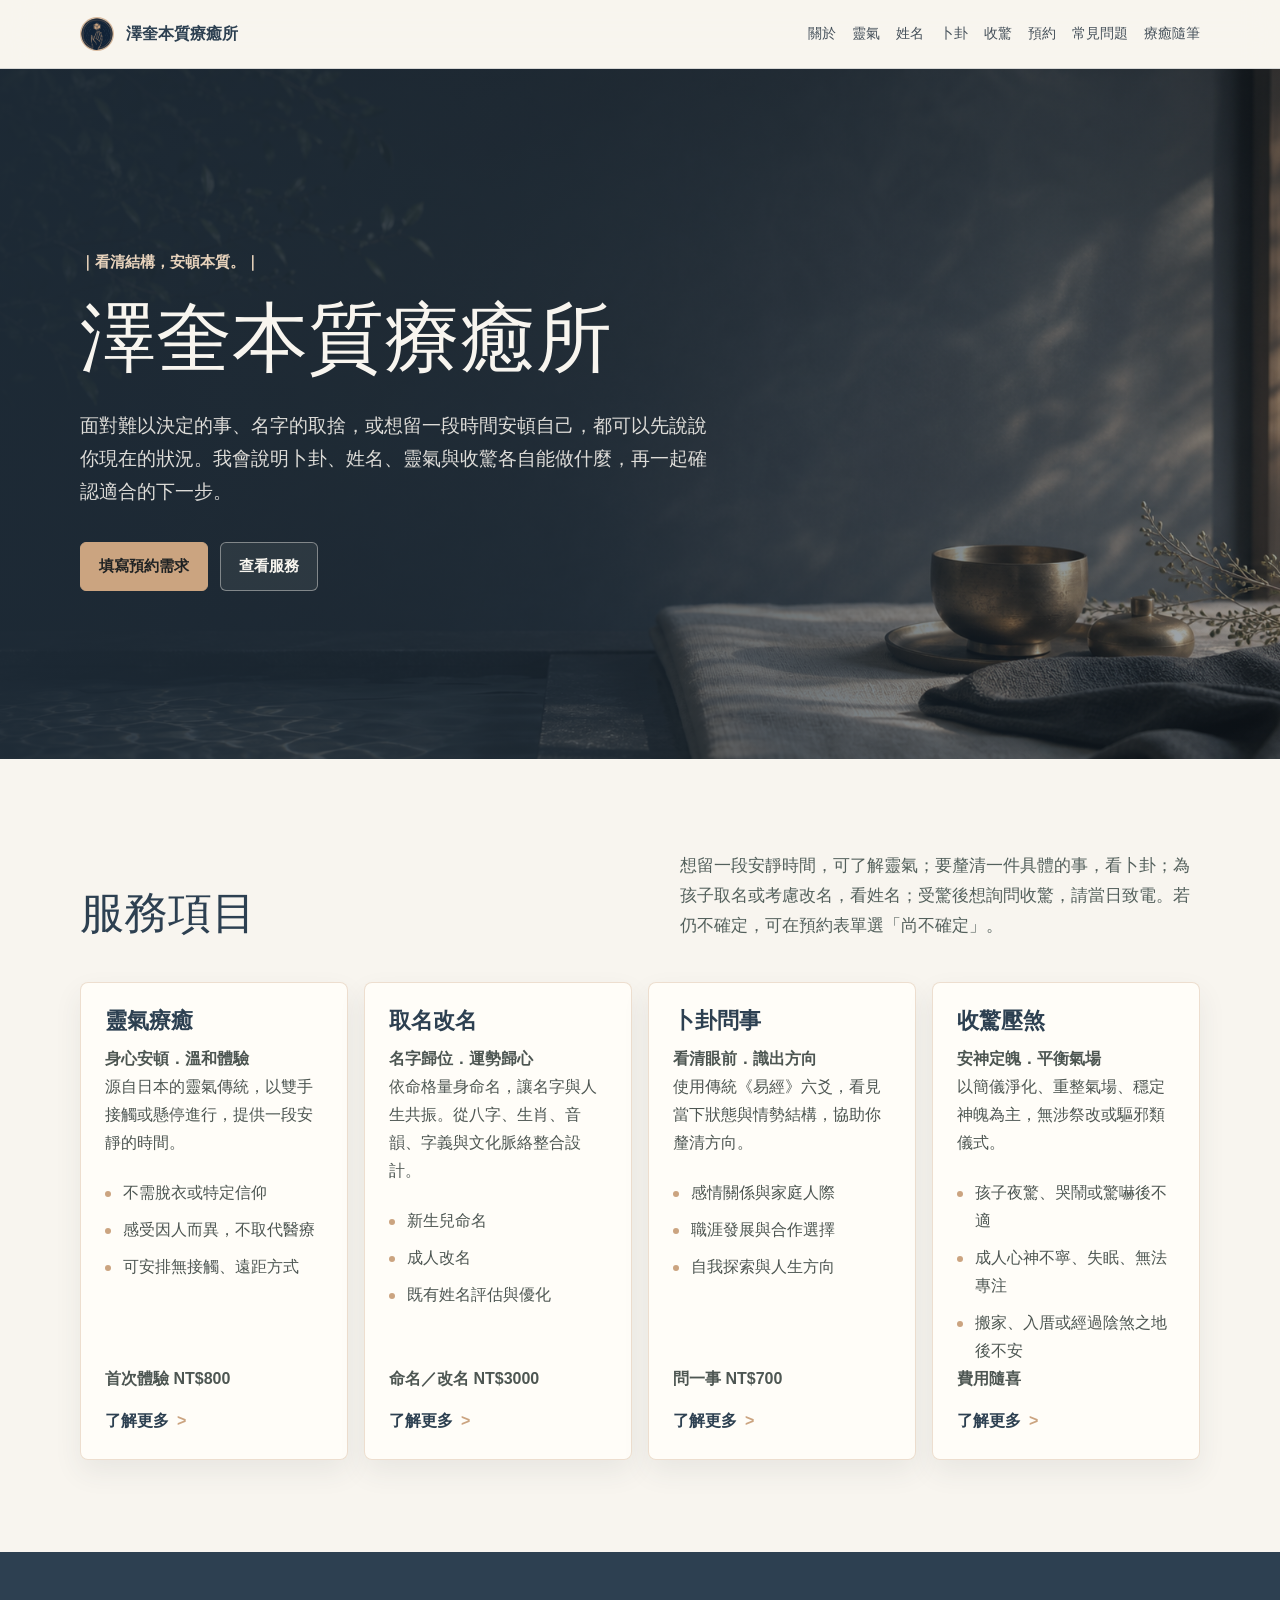
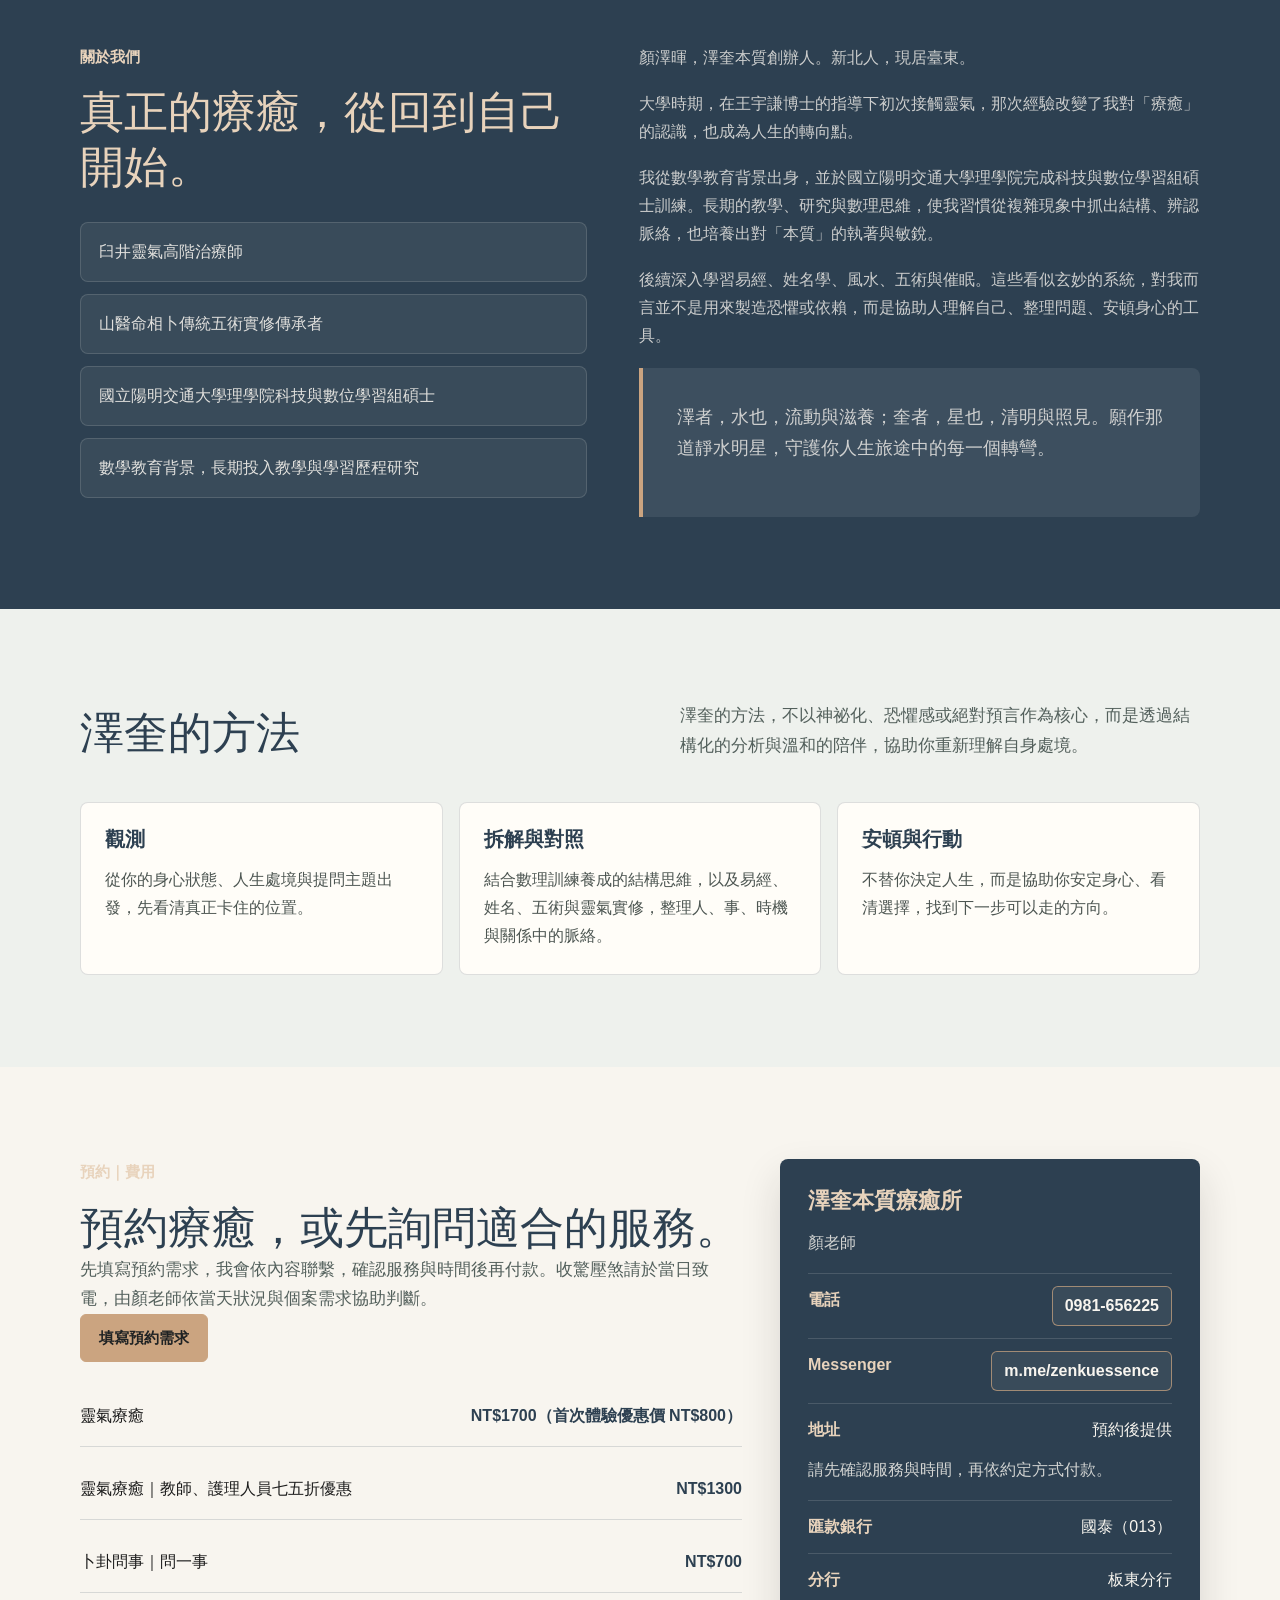
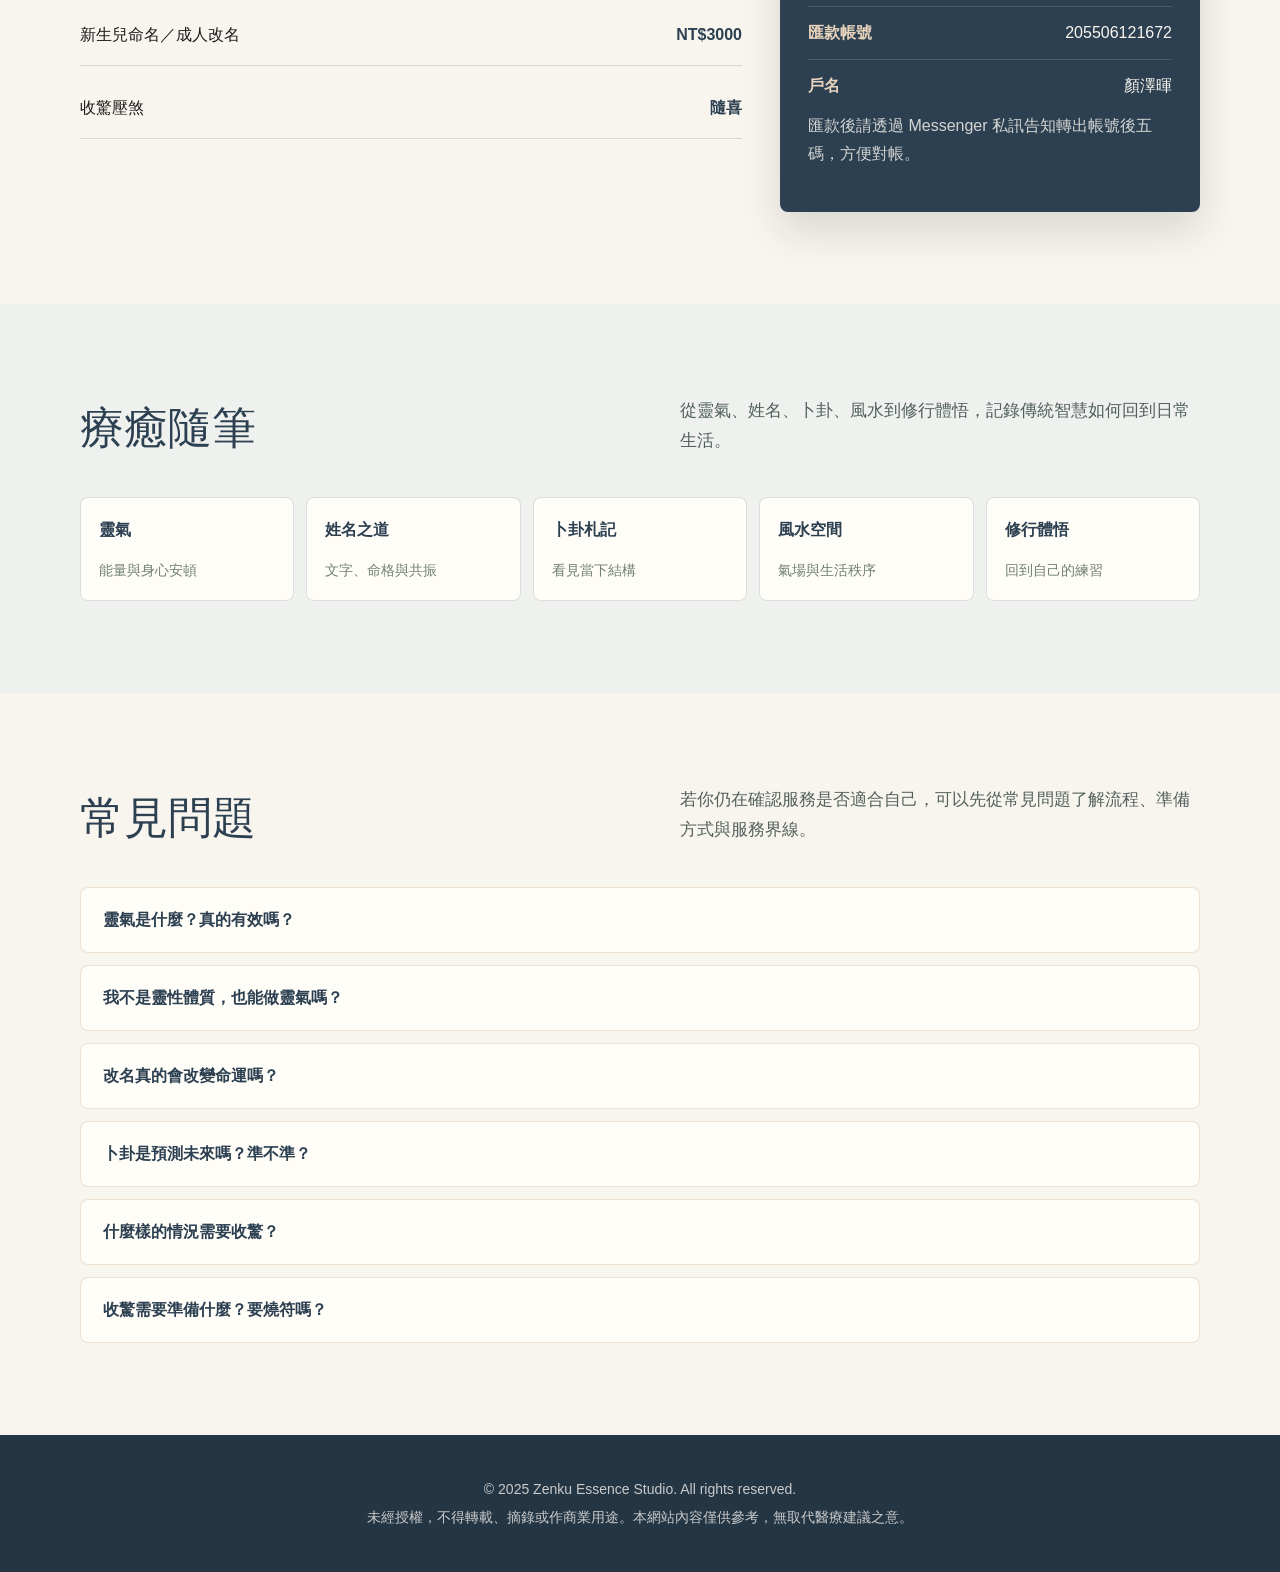
<file: index.html>
<!doctype html>
<html lang="zh-Hant">
<head>
  <meta charset="utf-8">
  <meta name="viewport" content="width=device-width, initial-scale=1">
  <meta name="google-site-verification" content="PKCmUZKWx8pQenaztlwtVWz2rB76YVu0kCkq9oguZCM" />
  <title>澤奎本質療癒所｜顏澤暉創辦的靈氣、姓名、卜卦與收驚療癒空間</title>
  <link rel="icon" type="image/png" href="Logo.png?v=3">
  <link rel="shortcut icon" type="image/png" href="Logo.png?v=3">
  <meta name="description" content="澤奎本質療癒所由顏澤暉創辦，提供靈氣療癒、姓名解析、卜卦、收驚與預約諮詢，陪你安頓身心、看清選擇。">
  <meta name="author" content="顏澤暉">
  <meta name="keywords" content="顏澤暉, 澤奎, 澤奎本質, 澤奎本質療癒所, Zenku Essence Studio">
  <style>
    :root {
      --ink: #1c1c1c;
      --slate: #2d4051;
      --slate-2: #243544;
      --gold: #cba480;
      --gold-2: #e8d3bc;
      --ivory: #f8f5ef;
      --mist: #eef1ed;
      --sage: #718073;
      --line: rgba(45, 64, 81, .16);
      --shadow: 0 18px 40px rgba(28, 28, 28, .14);
      --radius: 8px;
      color-scheme: light;
    }

    * {
      box-sizing: border-box;
    }

    html {
      scroll-behavior: smooth;
    }

    body {
      margin: 0;
      color: var(--ink);
      background: var(--ivory);
      font-family: "Microsoft JhengHei", "PingFang TC", "Noto Sans TC", Arial, sans-serif;
      line-height: 1.75;
      letter-spacing: 0;
    }

    img {
      max-width: 100%;
      display: block;
    }

    a {
      color: inherit;
      text-decoration: none;
    }

    .site-header {
      position: sticky;
      top: 0;
      z-index: 20;
      background: rgba(248, 245, 239, .94);
      border-bottom: 1px solid var(--line);
      backdrop-filter: blur(16px);
    }

    .nav {
      width: min(1120px, calc(100% - 32px));
      min-height: 68px;
      margin: 0 auto;
      display: flex;
      align-items: center;
      justify-content: space-between;
      gap: 18px;
    }

    .brand {
      display: flex;
      align-items: center;
      gap: 12px;
      font-weight: 700;
      color: var(--slate);
      white-space: nowrap;
    }

    .brand-mark {
      width: 34px;
      height: 34px;
      border: 1px solid rgba(203, 164, 128, .75);
      border-radius: 50%;
      display: grid;
      place-items: center;
      color: transparent;
      background: #fffdf8 center / cover no-repeat;
    }

    .image-mark {
      background-image: url('zenku-logo.png');
    }

    .nav-links {
      display: flex;
      align-items: center;
      gap: 16px;
      color: #47525b;
      font-size: 14px;
    }

    .nav-links a {
      padding: 18px 0;
      border-bottom: 2px solid transparent;
    }

    .nav-links a:hover,
    .nav-links a:focus {
      color: var(--slate);
      border-color: var(--gold);
    }

    .menu-toggle {
      display: none;
    }

    .menu-button {
      display: none;
      width: 42px;
      height: 42px;
      border: 1px solid var(--line);
      border-radius: 6px;
      background: #fffdf8;
      color: var(--slate);
      place-items: center;
      gap: 4px;
      cursor: pointer;
    }

    .menu-button span,
    .menu-button::before,
    .menu-button::after {
      content: "";
      width: 18px;
      height: 2px;
      background: currentColor;
      display: block;
      border-radius: 999px;
    }
    .hero {
      min-height: 690px;
      color: var(--ivory);
      background:
        linear-gradient(90deg, rgba(29, 42, 54, .94), rgba(29, 42, 54, .76) 42%, rgba(29, 42, 54, .38)),
        url("zenku-main-visual.png") center / cover no-repeat,
        var(--slate);
      display: grid;
      align-items: center;
    }

    .hero-inner {
      width: min(1120px, calc(100% - 32px));
      margin: 0 auto;
      padding: 88px 0 76px;
    }

    .eyebrow {
      margin: 0 0 14px;
      color: var(--gold-2);
      font-size: 15px;
      font-weight: 700;
    }

    h1,
    h2,
    h3 {
      margin: 0;
      line-height: 1.25;
      letter-spacing: 0;
    }

    h1 {
      max-width: 680px;
      font-size: clamp(38px, 6vw, 76px);
      font-weight: 500;
    }

    .hero-copy {
      max-width: 640px;
      margin: 24px 0 34px;
      color: rgba(248, 245, 239, .88);
      font-size: 19px;
    }

    .actions {
      display: flex;
      flex-wrap: wrap;
      gap: 12px;
      align-items: center;
    }

    .button {
      min-height: 46px;
      padding: 10px 18px;
      border: 1px solid transparent;
      border-radius: 6px;
      display: inline-flex;
      align-items: center;
      justify-content: center;
      gap: 8px;
      font-size: 15px;
      font-weight: 700;
      transition: transform .18s ease, border-color .18s ease, background .18s ease;
    }

    .button:hover,
    .button:focus {
      transform: translateY(-1px);
    }

    .button.primary {
      background: var(--gold);
      color: #1f2223;
      border-color: var(--gold);
    }

    .button.secondary {
      color: var(--ivory);
      border-color: rgba(248, 245, 239, .42);
      background: rgba(248, 245, 239, .07);
    }

    .section {
      padding: 92px 0;
    }

    .section.dark {
      color: var(--ivory);
      background: var(--slate);
    }

    .section.soft {
      background: var(--mist);
    }

    .wrap {
      width: min(1120px, calc(100% - 32px));
      margin: 0 auto;
    }

    .section-head {
      display: grid;
      grid-template-columns: minmax(0, 1fr) minmax(280px, 520px);
      gap: 48px;
      align-items: end;
      margin-bottom: 42px;
    }

    .section-title {
      color: var(--slate);
      font-size: clamp(28px, 4vw, 44px);
      font-weight: 500;
    }

    .dark .section-title {
      color: var(--gold-2);
    }

    .lead {
      margin: 0;
      color: #53605c;
      font-size: 17px;
    }

    .dark .lead {
      color: rgba(248, 245, 239, .78);
    }

    .service-grid {
      display: grid;
      grid-template-columns: repeat(4, minmax(0, 1fr));
      gap: 16px;
    }

    .service-card {
      min-height: 310px;
      padding: 24px;
      border: 1px solid rgba(203, 164, 128, .34);
      border-radius: var(--radius);
      background: rgba(255, 253, 248, .95);
      display: flex;
      flex-direction: column;
      justify-content: space-between;
      box-shadow: 0 12px 28px rgba(45, 64, 81, .08);
    }

    .service-card h3 {
      color: var(--slate);
      font-size: 22px;
      font-weight: 700;
      margin-bottom: 10px;
    }

    .tagline {
      color: var(--gold);
      font-weight: 700;
      margin: 0 0 14px;
    }

    .service-card p {
      margin: 0;
      color: #4d5652;
    }

    .service-card ul,
    .plain-list {
      padding: 0;
      margin: 22px 0 0;
      list-style: none;
    }

    .service-card li,
    .plain-list li {
      position: relative;
      padding-left: 18px;
      margin-top: 9px;
      color: #4d5652;
    }

    .service-card li::before,
    .plain-list li::before {
      content: "";
      position: absolute;
      left: 0;
      top: .75em;
      width: 6px;
      height: 6px;
      border-radius: 50%;
      background: var(--gold);
    }

    .text-link {
      margin-top: 14px;
      display: inline-flex;
      color: var(--slate);
      font-weight: 700;
    }

    .text-link::after {
      content: ">";
      margin-left: 8px;
      color: var(--gold);
    }

    .split {
      display: grid;
      grid-template-columns: minmax(0, .95fr) minmax(0, 1.05fr);
      gap: 52px;
      align-items: start;
    }

    .quote-panel {
      padding: 34px;
      border-left: 4px solid var(--gold);
      background: rgba(255, 253, 248, .08);
      border-radius: 0 8px 8px 0;
    }

    .quote-panel p {
      margin: 0;
      color: rgba(248, 245, 239, .86);
      font-size: 18px;
    }

    .about-copy p {
      margin: 0 0 18px;
      color: rgba(248, 245, 239, .78);
    }

    .credentials {
      display: grid;
      gap: 12px;
      margin-top: 28px;
    }

    .credential {
      padding: 15px 18px;
      border: 1px solid rgba(248, 245, 239, .14);
      border-radius: 8px;
      background: rgba(248, 245, 239, .06);
      color: rgba(248, 245, 239, .88);
    }

    .detail-grid {
      display: grid;
      grid-template-columns: repeat(3, minmax(0, 1fr));
      gap: 16px;
    }

    .detail-block {
      padding: 24px;
      border: 1px solid var(--line);
      border-radius: var(--radius);
      background: #fffdf8;
    }

    .detail-block h3 {
      color: var(--slate);
      font-size: 20px;
      margin-bottom: 14px;
    }

    .detail-block p {
      margin: 0;
      color: #4d5652;
    }

    .booking {
      display: grid;
      grid-template-columns: minmax(0, 1fr) minmax(280px, 420px);
      gap: 38px;
      align-items: start;
    }

    .price-list {
      display: grid;
      gap: 12px;
      margin-top: 24px;
    }

    .price-row {
      display: grid;
      grid-template-columns: minmax(0, 1fr) auto;
      gap: 16px;
      padding: 16px 0;
      border-bottom: 1px solid var(--line);
    }

    .price-row span:last-child {
      color: var(--slate);
      font-weight: 700;
      white-space: nowrap;
    }

    .contact-box {
      padding: 28px;
      border-radius: var(--radius);
      background: var(--slate);
      color: var(--ivory);
      box-shadow: var(--shadow);
    }

    .contact-box h3 {
      color: var(--gold-2);
      font-size: 22px;
      margin-bottom: 14px;
    }

    .contact-box p {
      margin: 0 0 16px;
      color: rgba(248, 245, 239, .82);
    }

    .contact-line {
      display: flex;
      justify-content: space-between;
      gap: 18px;
      padding: 12px 0;
      border-top: 1px solid rgba(248, 245, 239, .14);
    }

    .contact-line strong {
      color: var(--gold-2);
    }
    .contact-action {
      min-height: 34px;
      padding: 5px 12px;
      border: 1px solid rgba(203, 164, 128, .72);
      border-radius: 6px;
      display: inline-flex;
      align-items: center;
      justify-content: center;
      color: var(--ivory);
      background: rgba(248, 245, 239, .06);
      font-weight: 700;
    }

    .contact-action:hover,
    .contact-action:focus {
      background: rgba(203, 164, 128, .22);
      color: var(--gold-2);
    }

    .notes-grid {
      display: grid;
      grid-template-columns: repeat(5, minmax(0, 1fr));
      gap: 12px;
    }

    .note-link {
      min-height: 104px;
      padding: 18px;
      border: 1px solid var(--line);
      border-radius: var(--radius);
      background: #fffdf8;
      display: flex;
      flex-direction: column;
      justify-content: space-between;
    }

    .note-link strong {
      color: var(--slate);
    }

    .note-link span {
      color: var(--sage);
      font-size: 14px;
    }

    .faq-list {
      display: grid;
      gap: 12px;
    }

    details {
      border: 1px solid rgba(203, 164, 128, .32);
      border-radius: var(--radius);
      background: #fffdf8;
      overflow: hidden;
    }

    summary {
      cursor: pointer;
      padding: 18px 22px;
      color: var(--slate);
      font-weight: 700;
      list-style: none;
    }

    summary::-webkit-details-marker {
      display: none;
    }

    details p {
      margin: 0;
      padding: 0 22px 20px;
      color: #4d5652;
    }

    .site-footer {
      padding: 38px 16px;
      color: rgba(248, 245, 239, .78);
      background: var(--slate-2);
      text-align: center;
      font-size: 14px;
    }

    .site-footer p {
      margin: 4px 0;
    }

    @media (max-width: 900px) {
      .menu-button {
        display: grid;
      }

      .nav {
        min-height: 62px;
      }

      .nav-links {
        position: absolute;
        top: 62px;
        left: 0;
        right: 0;
        display: none;
        padding: 10px 24px 22px;
        background: rgba(248, 245, 239, .98);
        border-bottom: 1px solid var(--line);
      }

      .menu-toggle:checked ~ .nav-links {
        display: grid;
        gap: 2px;
      }

      .nav-links a {
        padding: 12px 0;
      }

      .hero {
        min-height: 620px;
        background:
          linear-gradient(180deg, rgba(29, 42, 54, .92), rgba(29, 42, 54, .72)),
          url("zenku-main-visual.png") center / cover no-repeat,
          var(--slate);
      }

      .section-head,
      .split,
      .booking {
        grid-template-columns: 1fr;
      }

      .service-grid,
      .detail-grid {
        grid-template-columns: repeat(2, minmax(0, 1fr));
      }

      .notes-grid {
        grid-template-columns: repeat(3, minmax(0, 1fr));
      }
    }
    @media (max-width: 620px) {
      .brand {
        font-size: 15px;
      }

      .hero-inner {
        padding-top: 64px;
      }

      .hero-copy {
        font-size: 17px;
      }

      .section {
        padding: 66px 0;
      }

      .service-grid,
      .detail-grid,
      .notes-grid {
        grid-template-columns: 1fr;
      }

      .service-card {
        min-height: auto;
      }

      .price-row,
      .contact-line {
        grid-template-columns: 1fr;
      }
    }
  </style>  <!-- SEO-BEGIN -->
  <link rel="canonical" href="https://zenku-essence-studio.github.io/">
  <meta property="og:locale" content="zh_TW">
  <meta property="og:type" content="website">
  <meta property="og:title" content="澤奎本質療癒所｜顏澤暉創辦的靈氣、姓名、卜卦與收驚療癒空間">
  <meta property="og:description" content="澤奎本質療癒所由顏澤暉創辦，提供靈氣療癒、姓名解析、卜卦、收驚與預約諮詢，陪你安頓身心、看清選擇。">
  <meta property="og:url" content="https://zenku-essence-studio.github.io/">
  <meta property="og:site_name" content="澤奎本質療癒所">
  <meta property="og:image" content="https://zenku-essence-studio.github.io/zenku-main-visual.png">
  <meta name="twitter:card" content="summary_large_image">
  <script type="application/ld+json">
{"@context":"https://schema.org","@graph":[{"@type":"Person","@id":"https://zenku-essence-studio.github.io/#person-yen","name":"顏澤暉","alternateName":["Tse-Hui Yen","顏老師"],"jobTitle":"澤奎本質創辦人","homeLocation":"臺東","worksFor":{"@id":"https://zenku-essence-studio.github.io/#organization"},"url":"https://zenku-essence-studio.github.io/zenku_about.html"},{"@type":"HealthAndBeautyBusiness","@id":"https://zenku-essence-studio.github.io/#organization","name":"澤奎本質療癒所","alternateName":["Zenku Essence Studio","澤奎本質"],"url":"https://zenku-essence-studio.github.io/","logo":"https://zenku-essence-studio.github.io/Logo.png","image":"https://zenku-essence-studio.github.io/zenku-main-visual.png","founder":{"@id":"https://zenku-essence-studio.github.io/#person-yen"},"employee":{"@id":"https://zenku-essence-studio.github.io/#person-yen"},"contactPoint":[{"@type":"ContactPoint","contactType":"customer service","telephone":"+886-981-656-225","url":"https://m.me/zenkuessence","availableLanguage":["zh-Hant"]}]},{"@type":"WebSite","@id":"https://zenku-essence-studio.github.io/#website","url":"https://zenku-essence-studio.github.io/","name":"澤奎本質療癒所","alternateName":["Zenku Essence Studio","顏澤暉的澤奎本質療癒所"],"publisher":{"@id":"https://zenku-essence-studio.github.io/#organization"},"author":{"@id":"https://zenku-essence-studio.github.io/#person-yen"},"inLanguage":"zh-Hant"},{"@type":"WebPage","@id":"https://zenku-essence-studio.github.io/#webpage","url":"https://zenku-essence-studio.github.io/","name":"澤奎本質療癒所｜顏澤暉創辦的靈氣、姓名、卜卦與收驚療癒空間","description":"澤奎本質療癒所由顏澤暉創辦，提供靈氣療癒、姓名解析、卜卦、收驚與預約諮詢，陪你安頓身心、看清選擇。","isPartOf":{"@id":"https://zenku-essence-studio.github.io/#website"},"about":[{"@id":"https://zenku-essence-studio.github.io/#organization"},{"@id":"https://zenku-essence-studio.github.io/#person-yen"}],"author":{"@id":"https://zenku-essence-studio.github.io/#person-yen"},"inLanguage":"zh-Hant"}]}
  </script>
  <!-- SEO-END --></head>
<body>
  <header class="site-header">
    <nav class="nav" aria-label="主導覽">
      <a class="brand" href="#top" aria-label="回到首頁">
        <span class="brand-mark image-mark" aria-hidden="true"></span>
        <span>澤奎本質療癒所</span>
      </a>
      <input class="menu-toggle" type="checkbox" id="menu-toggle" aria-label="開啟選單">
      <label class="menu-button" for="menu-toggle" aria-label="開啟選單"><span></span></label>
      <div class="nav-links">
        <a href="zenku_about.html">關於</a>
        <a href="zenku_reiki.html">靈氣</a>
        <a href="zenku_naming.html">姓名</a>
        <a href="zenku_divination.html">卜卦</a>
        <a href="zenku_calm.html">收驚</a>
        <a href="zenku_booking.html">預約</a>
        <a href="zenku_faq.html">常見問題</a>
        <a href="zenku_notes.html">療癒隨筆</a>
      </div>
    </nav>
  </header>

  <main id="top">
    <section class="hero" aria-label="澤奎本質療癒所">
      <div class="hero-inner">
        <p class="eyebrow">｜看清結構，安頓本質。｜</p>
        <h1>澤奎本質療癒所</h1>
        <p class="hero-copy">面對難以決定的事、名字的取捨，或想留一段時間安頓自己，都可以先說說你現在的狀況。我會說明卜卦、姓名、靈氣與收驚各自能做什麼，再一起確認適合的下一步。</p>
        <div class="actions">
          <a class="button primary" href="zenku_booking.html#booking-form">填寫預約需求</a>
          <a class="button secondary" href="#services">查看服務</a>
        </div>
      </div>
    </section>

    <section class="section" id="services">
      <div class="wrap">
        <div class="section-head">
          <h2 class="section-title">服務項目</h2>
          <p class="lead">想留一段安靜時間，可了解靈氣；要釐清一件具體的事，看卜卦；為孩子取名或考慮改名，看姓名；受驚後想詢問收驚，請當日致電。若仍不確定，可在<a href="zenku_booking.html#booking-form">預約表單</a>選「尚不確定」。</p>
        </div>
        <div class="service-grid">
          <article class="service-card">
            <div>
              <h3>靈氣療癒</h3>
              <p class="tagline">身心安頓．溫和體驗</p>
              <p>源自日本的靈氣傳統，以雙手接觸或懸停進行，提供一段安靜的時間。</p>
              <ul>
                <li>不需脫衣或特定信仰</li>
                <li>感受因人而異，不取代醫療</li>
                <li>可安排無接觸、遠距方式</li>
              </ul>
            </div>
            <div><p class="tagline">首次體驗 NT$800</p><a class="text-link" href="zenku_reiki.html">了解更多</a></div>
          </article>

          <article class="service-card">
            <div>
              <h3>取名改名</h3>
              <p class="tagline">名字歸位．運勢歸心</p>
              <p>依命格量身命名，讓名字與人生共振。從八字、生肖、音韻、字義與文化脈絡整合設計。</p>
              <ul>
                <li>新生兒命名</li>
                <li>成人改名</li>
                <li>既有姓名評估與優化</li>
              </ul>
            </div>
            <div><p class="tagline">命名／改名 NT$3000</p><a class="text-link" href="zenku_naming.html">了解更多</a></div>
          </article>

          <article class="service-card">
            <div>
              <h3>卜卦問事</h3>
              <p class="tagline">看清眼前．識出方向</p>
              <p>使用傳統《易經》六爻，看見當下狀態與情勢結構，協助你釐清方向。</p>
              <ul>
                <li>感情關係與家庭人際</li>
                <li>職涯發展與合作選擇</li>
                <li>自我探索與人生方向</li>
              </ul>
            </div>
            <div><p class="tagline">問一事 NT$700</p><a class="text-link" href="zenku_divination.html">了解更多</a></div>
          </article>

          <article class="service-card">
            <div>
              <h3>收驚壓煞</h3>
              <p class="tagline">安神定魄．平衡氣場</p>
              <p>以簡儀淨化、重整氣場、穩定神魄為主，無涉祭改或驅邪類儀式。</p>
              <ul>
                <li>孩子夜驚、哭鬧或驚嚇後不適</li>
                <li>成人心神不寧、失眠、無法專注</li>
                <li>搬家、入厝或經過陰煞之地後不安</li>
              </ul>
            </div>
            <div><p class="tagline">費用隨喜</p><a class="text-link" href="zenku_calm.html">了解更多</a></div>
          </article>
        </div>
      </div>
    </section>

    <section class="section dark" id="about">
      <div class="wrap">
        <div class="split">
          <div>
            <p class="eyebrow">關於我們</p>
            <h2 class="section-title">真正的療癒，從回到自己開始。</h2>
            <div class="credentials" aria-label="學經歷">
              <div class="credential">臼井靈氣高階治療師</div>
              <div class="credential">山醫命相卜傳統五術實修傳承者</div>
              <div class="credential">國立陽明交通大學理學院科技與數位學習組碩士</div>
              <div class="credential">數學教育背景，長期投入教學與學習歷程研究</div>
            </div>
          </div>
          <div class="about-copy">
            <p>顏澤暉，澤奎本質創辦人。新北人，現居臺東。</p>
            <p>大學時期，在王宇謙博士的指導下初次接觸靈氣，那次經驗改變了我對「療癒」的認識，也成為人生的轉向點。</p>
            <p>我從數學教育背景出身，並於國立陽明交通大學理學院完成科技與數位學習組碩士訓練。長期的教學、研究與數理思維，使我習慣從複雜現象中抓出結構、辨認脈絡，也培養出對「本質」的執著與敏銳。</p>
            <p>後續深入學習易經、姓名學、風水、五術與催眠。這些看似玄妙的系統，對我而言並不是用來製造恐懼或依賴，而是協助人理解自己、整理問題、安頓身心的工具。</p>
            <div class="quote-panel">
              <p>澤者，水也，流動與滋養；奎者，星也，清明與照見。願作那道靜水明星，守護你人生旅途中的每一個轉彎。</p>
            </div>
          </div>
        </div>
      </div>
    </section>

    <section class="section soft">
      <div class="wrap">
        <div class="section-head">
          <h2 class="section-title">澤奎的方法</h2>
          <p class="lead">澤奎的方法，不以神祕化、恐懼感或絕對預言作為核心，而是透過結構化的分析與溫和的陪伴，協助你重新理解自身處境。</p>
        </div>
        <div class="detail-grid">
          <article class="detail-block">
            <h3>觀測</h3>
            <p>從你的身心狀態、人生處境與提問主題出發，先看清真正卡住的位置。</p>
          </article>
          <article class="detail-block">
            <h3>拆解與對照</h3>
            <p>結合數理訓練養成的結構思維，以及易經、姓名、五術與靈氣實修，整理人、事、時機與關係中的脈絡。</p>
          </article>
          <article class="detail-block">
            <h3>安頓與行動</h3>
            <p>不替你決定人生，而是協助你安定身心、看清選擇，找到下一步可以走的方向。</p>
          </article>
        </div>
      </div>
    </section>

    <section class="section" id="booking">
      <div class="wrap">
        <div class="booking">
          <div>
            <p class="eyebrow">預約｜費用</p>
            <h2 class="section-title">預約療癒，或先詢問適合的服務。</h2>
            <p class="lead">先填寫預約需求，我會依內容聯繫，確認服務與時間後再付款。收驚壓煞請於當日致電，由顏老師依當天狀況與個案需求協助判斷。</p>
            <a class="button primary" href="zenku_booking.html#booking-form">填寫預約需求</a>
            <div class="price-list" aria-label="服務費用">
              <div class="price-row"><span>靈氣療癒</span><span style="white-space: normal;">NT$1700（首次體驗優惠價 <strong>NT$800</strong>）</span></div>
              <div class="price-row"><span>靈氣療癒｜教師、護理人員七五折優惠</span><span>NT$1300</span></div>
              <div class="price-row"><span>卜卦問事｜問一事</span><span>NT$700</span></div>
              <div class="price-row"><span>新生兒命名／成人改名</span><span>NT$3000</span></div>
              <div class="price-row"><span>收驚壓煞</span><span>隨喜</span></div>
            </div>
          </div>
          <aside class="contact-box" aria-label="聯絡與匯款資訊">
            <h3>澤奎本質療癒所</h3>
            <p>顏老師</p>
            <div class="contact-line"><strong>電話</strong><span><a class="contact-action" href="tel:0981656225">0981-656225</a></span></div>
            <div class="contact-line"><strong>Messenger</strong><span><a class="contact-action" href="https://m.me/zenkuessence" target="_blank" rel="noopener">m.me/zenkuessence</a></span></div>
            <div class="contact-line"><strong>地址</strong><span>預約後提供</span></div>
            <p>請先確認服務與時間，再依約定方式付款。</p>
            <div class="contact-line"><strong>匯款銀行</strong><span>國泰（013）</span></div>
            <div class="contact-line"><strong>分行</strong><span>板東分行</span></div>
            <div class="contact-line"><strong>匯款帳號</strong><span>205506121672</span></div>
            <div class="contact-line"><strong>戶名</strong><span>顏澤暉</span></div>
            <p>匯款後請透過 Messenger 私訊告知轉出帳號後五碼，方便對帳。</p>
          </aside>
        </div>
      </div>
    </section>

    <section class="section soft" id="notes">
      <div class="wrap">
        <div class="section-head">
          <h2 class="section-title">療癒隨筆</h2>
          <p class="lead">從靈氣、姓名、卜卦、風水到修行體悟，記錄傳統智慧如何回到日常生活。</p>
        </div>
        <div class="notes-grid">
          <a class="note-link" href="zenku_notes.html"><strong>靈氣</strong><span>能量與身心安頓</span></a>
          <a class="note-link" href="zenku_notes.html"><strong>姓名之道</strong><span>文字、命格與共振</span></a>
          <a class="note-link" href="zenku_notes.html"><strong>卜卦札記</strong><span>看見當下結構</span></a>
          <a class="note-link" href="zenku_notes.html"><strong>風水空間</strong><span>氣場與生活秩序</span></a>
          <a class="note-link" href="zenku_notes.html"><strong>修行體悟</strong><span>回到自己的練習</span></a>
        </div>
      </div>
    </section>

    <section class="section" id="faq">
      <div class="wrap">
        <div class="section-head">
          <h2 class="section-title">常見問題</h2>
          <p class="lead">若你仍在確認服務是否適合自己，可以先從常見問題了解流程、準備方式與服務界線。</p>
        </div>
        <div class="faq-list">
          <details>
            <summary>靈氣是什麼？真的有效嗎？</summary>
            <p>靈氣源自日本，過程以雙手接觸或懸停進行。有人覺得放鬆、安定，感受因人而異；它不取代醫療診斷或治療。</p>
          </details>
          <details>
            <summary>我不是靈性體質，也能做靈氣嗎？</summary>
            <p>可以。靈氣不要求特殊信念或體質；過程中若有任何不舒服，都可以隨時提出。</p>
          </details>
          <details>
            <summary>改名真的會改變命運嗎？</summary>
            <p>名字不會魔法改命，但它是你與命運互動的一部分。若能與八字節奏、個性氣場貼合，名字會像一個協助你安住自我的符咒。</p>
          </details>
          <details>
            <summary>卜卦是預測未來嗎？準不準？</summary>
            <p>卜卦反映你當下的能量狀態與外部條件，並推演此狀態若持續發展可能走向的局勢。重點不是宿命預測，而是看清現在站在哪裡、往哪裡走會怎樣。</p>
          </details>
          <details>
            <summary>什麼樣的情況需要收驚？</summary>
            <p>若孩子受驚後夜裡難以安定，或成人在驚嚇後感到不安，可以先詢問服務方式。若有發燒或持續身體不適，請先就醫了解原因；收驚不取代醫療。</p>
          </details>
          <details>
            <summary>收驚需要準備什麼？要燒符嗎？</summary>
            <p>目前方式不涉及燒符或驅邪，只需要放鬆心情、願意回到自己的中心。通常不需攜帶供品，過程中會有簡單香火與靜心引導。</p>
          </details>
        </div>
      </div>
    </section>
  </main>

  <footer class="site-footer"><p>© 2025 Zenku Essence Studio. All rights reserved.</p><p>未經授權，不得轉載、摘錄或作商業用途。本網站內容僅供參考，無取代醫療建議之意。</p></footer>
</body>
</html>
</file>
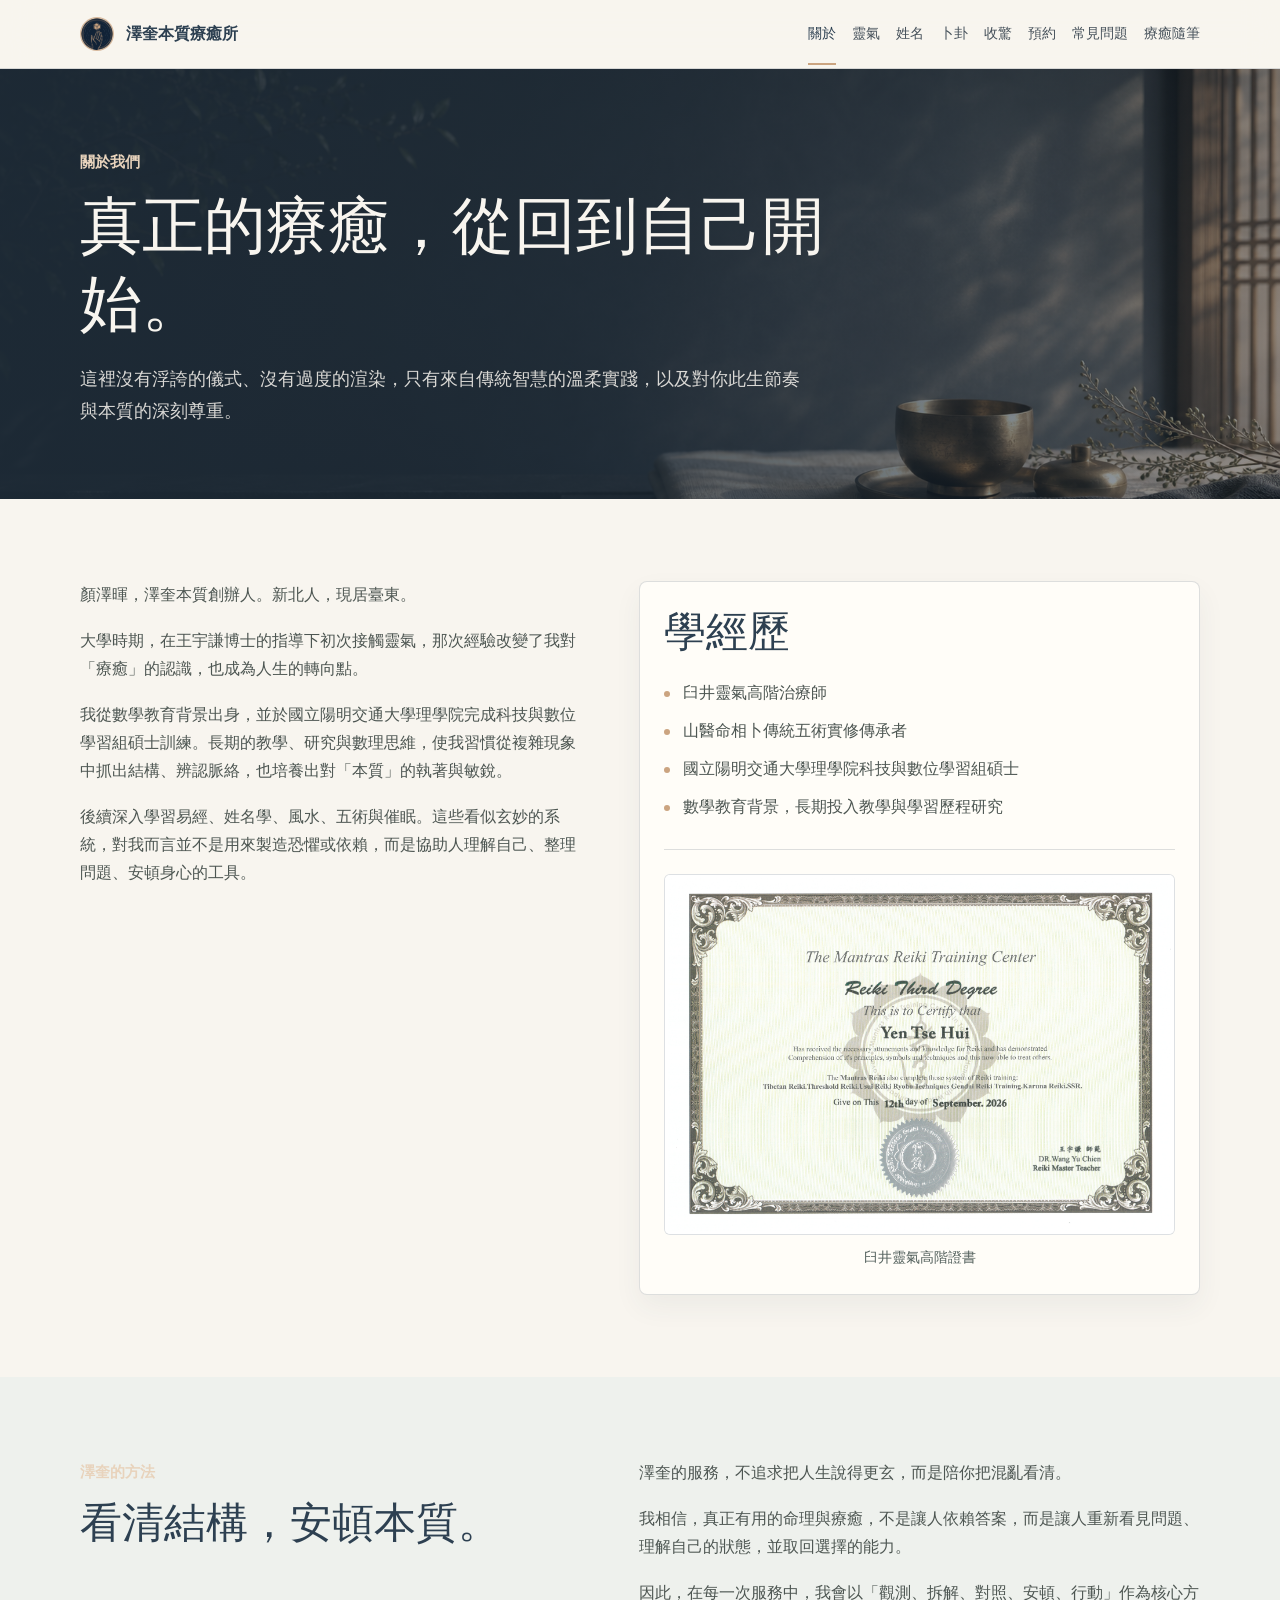
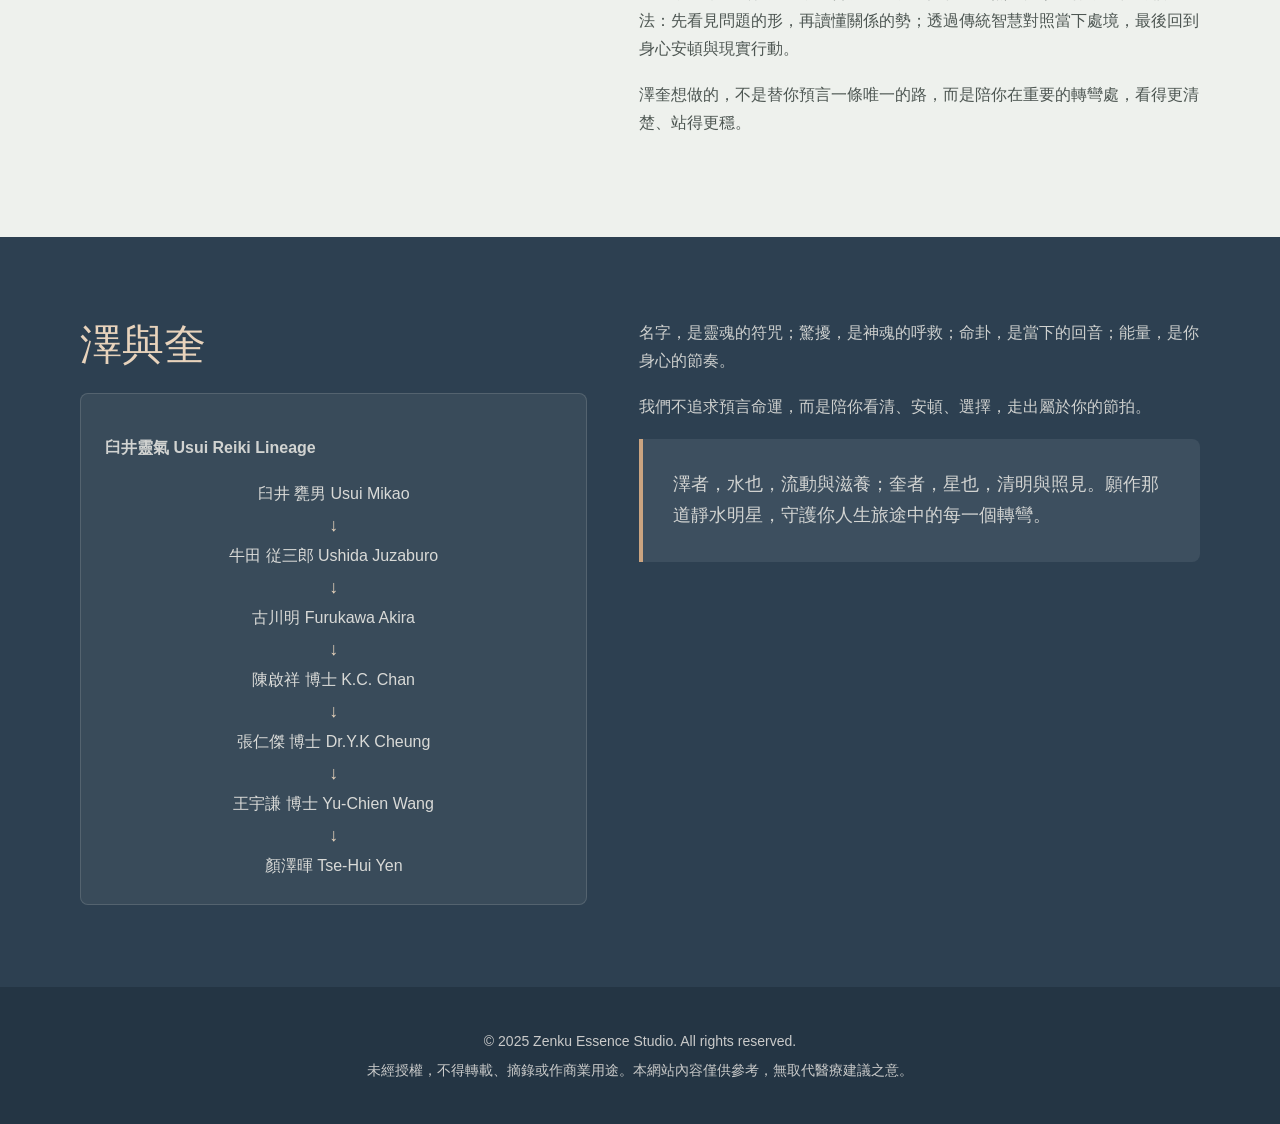
<file: zenku_about.html>
<!doctype html>
<html lang="zh-Hant">
<head>
  <meta charset="utf-8">
  <meta name="viewport" content="width=device-width, initial-scale=1">
  <meta name="google-site-verification" content="PKCmUZKWx8pQenaztlwtVWz2rB76YVu0kCkq9oguZCM" />
  <title>關於顏澤暉｜澤奎本質療癒所創辦人與靈氣傳承</title>
  <link rel="icon" type="image/png" href="Logo.png?v=3">
  <link rel="shortcut icon" type="image/png" href="Logo.png?v=3">
  <meta name="description" content="認識顏澤暉，澤奎本質創辦人。以靈氣、五術與數理研究訓練，建立看清結構、安頓本質的陪伴方法。">
  <meta name="author" content="顏澤暉">
  <meta name="keywords" content="顏澤暉, 澤奎, 澤奎本質, 澤奎本質療癒所, Zenku Essence Studio">
  <link rel="stylesheet" href="zenku_pages.css?v=6">  <!-- SEO-BEGIN -->
  <link rel="canonical" href="https://zenku-essence-studio.github.io/zenku_about.html">
  <meta property="og:locale" content="zh_TW">
  <meta property="og:type" content="profile">
  <meta property="og:title" content="關於顏澤暉｜澤奎本質療癒所創辦人與靈氣傳承">
  <meta property="og:description" content="認識顏澤暉，澤奎本質創辦人。以靈氣、五術與數理研究訓練，建立看清結構、安頓本質的陪伴方法。">
  <meta property="og:url" content="https://zenku-essence-studio.github.io/zenku_about.html">
  <meta property="og:site_name" content="澤奎本質療癒所">
  <meta property="og:image" content="https://zenku-essence-studio.github.io/zenku-main-visual.png">
  <meta name="twitter:card" content="summary_large_image">
  <script type="application/ld+json">
{"@context":"https://schema.org","@graph":[{"@type":"Person","@id":"https://zenku-essence-studio.github.io/#person-yen","name":"顏澤暉","alternateName":["Tse-Hui Yen","顏老師"],"jobTitle":"澤奎本質創辦人","homeLocation":"臺東","worksFor":{"@id":"https://zenku-essence-studio.github.io/#organization"},"url":"https://zenku-essence-studio.github.io/zenku_about.html"},{"@type":"HealthAndBeautyBusiness","@id":"https://zenku-essence-studio.github.io/#organization","name":"澤奎本質療癒所","alternateName":["Zenku Essence Studio","澤奎本質"],"url":"https://zenku-essence-studio.github.io/","logo":"https://zenku-essence-studio.github.io/Logo.png","image":"https://zenku-essence-studio.github.io/zenku-main-visual.png","founder":{"@id":"https://zenku-essence-studio.github.io/#person-yen"},"employee":{"@id":"https://zenku-essence-studio.github.io/#person-yen"},"contactPoint":[{"@type":"ContactPoint","contactType":"customer service","telephone":"+886-981-656-225","url":"https://m.me/zenkuessence","availableLanguage":["zh-Hant"]}]},{"@type":"WebSite","@id":"https://zenku-essence-studio.github.io/#website","url":"https://zenku-essence-studio.github.io/","name":"澤奎本質療癒所","alternateName":["Zenku Essence Studio","顏澤暉的澤奎本質療癒所"],"publisher":{"@id":"https://zenku-essence-studio.github.io/#organization"},"author":{"@id":"https://zenku-essence-studio.github.io/#person-yen"},"inLanguage":"zh-Hant"},{"@type":"AboutPage","@id":"https://zenku-essence-studio.github.io/zenku_about.html#webpage","url":"https://zenku-essence-studio.github.io/zenku_about.html","name":"關於顏澤暉｜澤奎本質療癒所創辦人與靈氣傳承","description":"認識顏澤暉，澤奎本質創辦人。以靈氣、五術與數理研究訓練，建立看清結構、安頓本質的陪伴方法。","isPartOf":{"@id":"https://zenku-essence-studio.github.io/#website"},"about":[{"@id":"https://zenku-essence-studio.github.io/#organization"},{"@id":"https://zenku-essence-studio.github.io/#person-yen"}],"author":{"@id":"https://zenku-essence-studio.github.io/#person-yen"},"inLanguage":"zh-Hant"}]}
  </script>
  <!-- SEO-END --></head>
<body>
  <header class="site-header">
    <nav class="nav" aria-label="主導覽">
      <a class="brand" href="index.html"><span class="brand-mark image-mark" aria-hidden="true"></span><span>澤奎本質療癒所</span></a>
      <input class="menu-toggle" type="checkbox" id="menu-toggle">
      <label class="menu-button" for="menu-toggle" aria-label="開啟選單"><span></span></label>
      <div class="nav-links">
        
        <a class="active" href="zenku_about.html">關於</a>
        <a href="zenku_reiki.html">靈氣</a>
        <a href="zenku_naming.html">姓名</a>
        <a href="zenku_divination.html">卜卦</a>
        <a href="zenku_calm.html">收驚</a>
        <a href="zenku_booking.html">預約</a>
        <a href="zenku_faq.html">常見問題</a>
        <a href="zenku_notes.html">療癒隨筆</a>
      </div>
    </nav>
  </header>

  <main>
    <section class="subhero">
      <div class="subhero-inner">
        <p class="eyebrow">關於我們</p>
        <h1>真正的療癒，從回到自己開始。</h1>
        <p class="hero-copy">這裡沒有浮誇的儀式、沒有過度的渲染，只有來自傳統智慧的溫柔實踐，以及對你此生節奏與本質的深刻尊重。</p>
      </div>
    </section>

    <section class="section">
      <div class="wrap split">
        <div class="copy">
          <p>顏澤暉，澤奎本質創辦人。新北人，現居臺東。</p>
          <p>大學時期，在王宇謙博士的指導下初次接觸靈氣，那次經驗改變了我對「療癒」的認識，也成為人生的轉向點。</p>
          <p>我從數學教育背景出身，並於國立陽明交通大學理學院完成科技與數位學習組碩士訓練。長期的教學、研究與數理思維，使我習慣從複雜現象中抓出結構、辨認脈絡，也培養出對「本質」的執著與敏銳。</p>
          <p>後續深入學習易經、姓名學、風水、五術與催眠。這些看似玄妙的系統，對我而言並不是用來製造恐懼或依賴，而是協助人理解自己、整理問題、安頓身心的工具。</p>
        </div>
        <div class="card">
          <h2 class="section-title">學經歷</h2>
          <ul class="plain-list">
            <li>臼井靈氣高階治療師</li>
            <li>山醫命相卜傳統五術實修傳承者</li>
            <li>國立陽明交通大學理學院科技與數位學習組碩士</li>
            <li>數學教育背景，長期投入教學與學習歷程研究</li>
          </ul>
          <figure class="certificate-figure">
            <img class="certificate-image" src="高級班證書.jpg" alt="臼井靈氣高階證書" loading="lazy" decoding="async">
            <figcaption>臼井靈氣高階證書</figcaption>
          </figure>
        </div>
      </div>
    </section>

    <section class="section soft">
      <div class="wrap split">
        <div>
          <p class="eyebrow">澤奎的方法</p>
          <h2 class="section-title">看清結構，安頓本質。</h2>
        </div>
        <div class="copy">
          <p>澤奎的服務，不追求把人生說得更玄，而是陪你把混亂看清。</p>
          <p>我相信，真正有用的命理與療癒，不是讓人依賴答案，而是讓人重新看見問題、理解自己的狀態，並取回選擇的能力。</p>
          <p>因此，在每一次服務中，我會以「觀測、拆解、對照、安頓、行動」作為核心方法：先看見問題的形，再讀懂關係的勢；透過傳統智慧對照當下處境，最後回到身心安頓與現實行動。</p>
          <p>澤奎想做的，不是替你預言一條唯一的路，而是陪你在重要的轉彎處，看得更清楚、站得更穩。</p>
        </div>
      </div>
    </section>

    <section class="section dark">
      <div class="wrap split">
        <div>
          <h2 class="section-title">澤與奎</h2>
          <div class="lineage">
            <p class="tagline">臼井靈氣 Usui Reiki Lineage</p>
            <div class="lineage-flow" aria-label="臼井靈氣傳承">
              <span>臼井 甕男 Usui Mikao</span>
              <span class="arrow">↓</span>
              <span>牛田 従三郎 Ushida Juzaburo</span>
              <span class="arrow">↓</span>
              <span>古川明 Furukawa Akira</span>
              <span class="arrow">↓</span>
              <span>陳啟祥 博士 K.C. Chan</span>
              <span class="arrow">↓</span>
              <span>張仁傑 博士 Dr.Y.K Cheung</span>
              <span class="arrow">↓</span>
              <span>王宇謙 博士 Yu-Chien Wang</span>
              <span class="arrow">↓</span>
              <span>顏澤暉 Tse-Hui Yen</span>
            </div>
          </div>
        </div>
        <div class="copy">
          <p>名字，是靈魂的符咒；驚擾，是神魂的呼救；命卦，是當下的回音；能量，是你身心的節奏。</p>
          <p>我們不追求預言命運，而是陪你看清、安頓、選擇，走出屬於你的節拍。</p>
          <div class="quote-panel">
            <p>澤者，水也，流動與滋養；奎者，星也，清明與照見。願作那道靜水明星，守護你人生旅途中的每一個轉彎。</p>
          </div>
        </div>
      </div>
    </section>
  </main>

  <footer class="site-footer"><p>© 2025 Zenku Essence Studio. All rights reserved.</p><p>未經授權，不得轉載、摘錄或作商業用途。本網站內容僅供參考，無取代醫療建議之意。</p></footer>
</body>
</html>
</file>
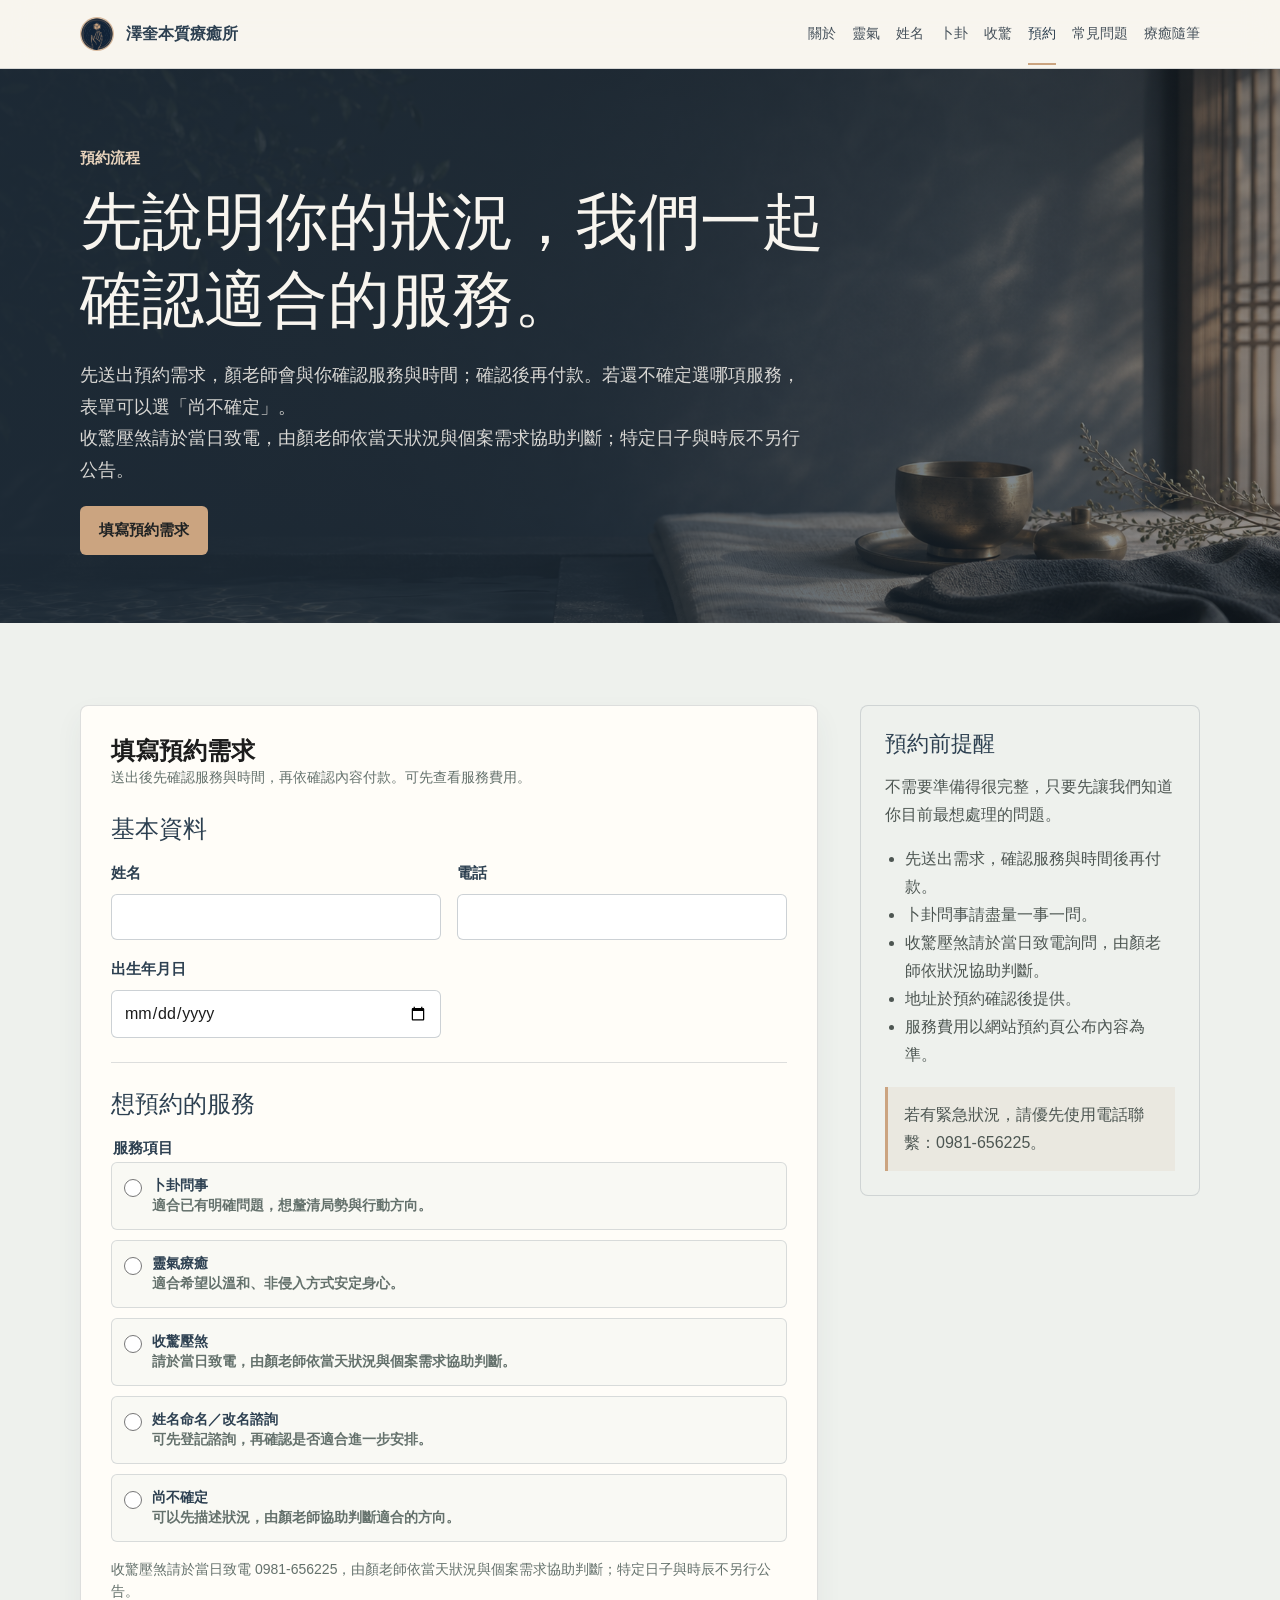
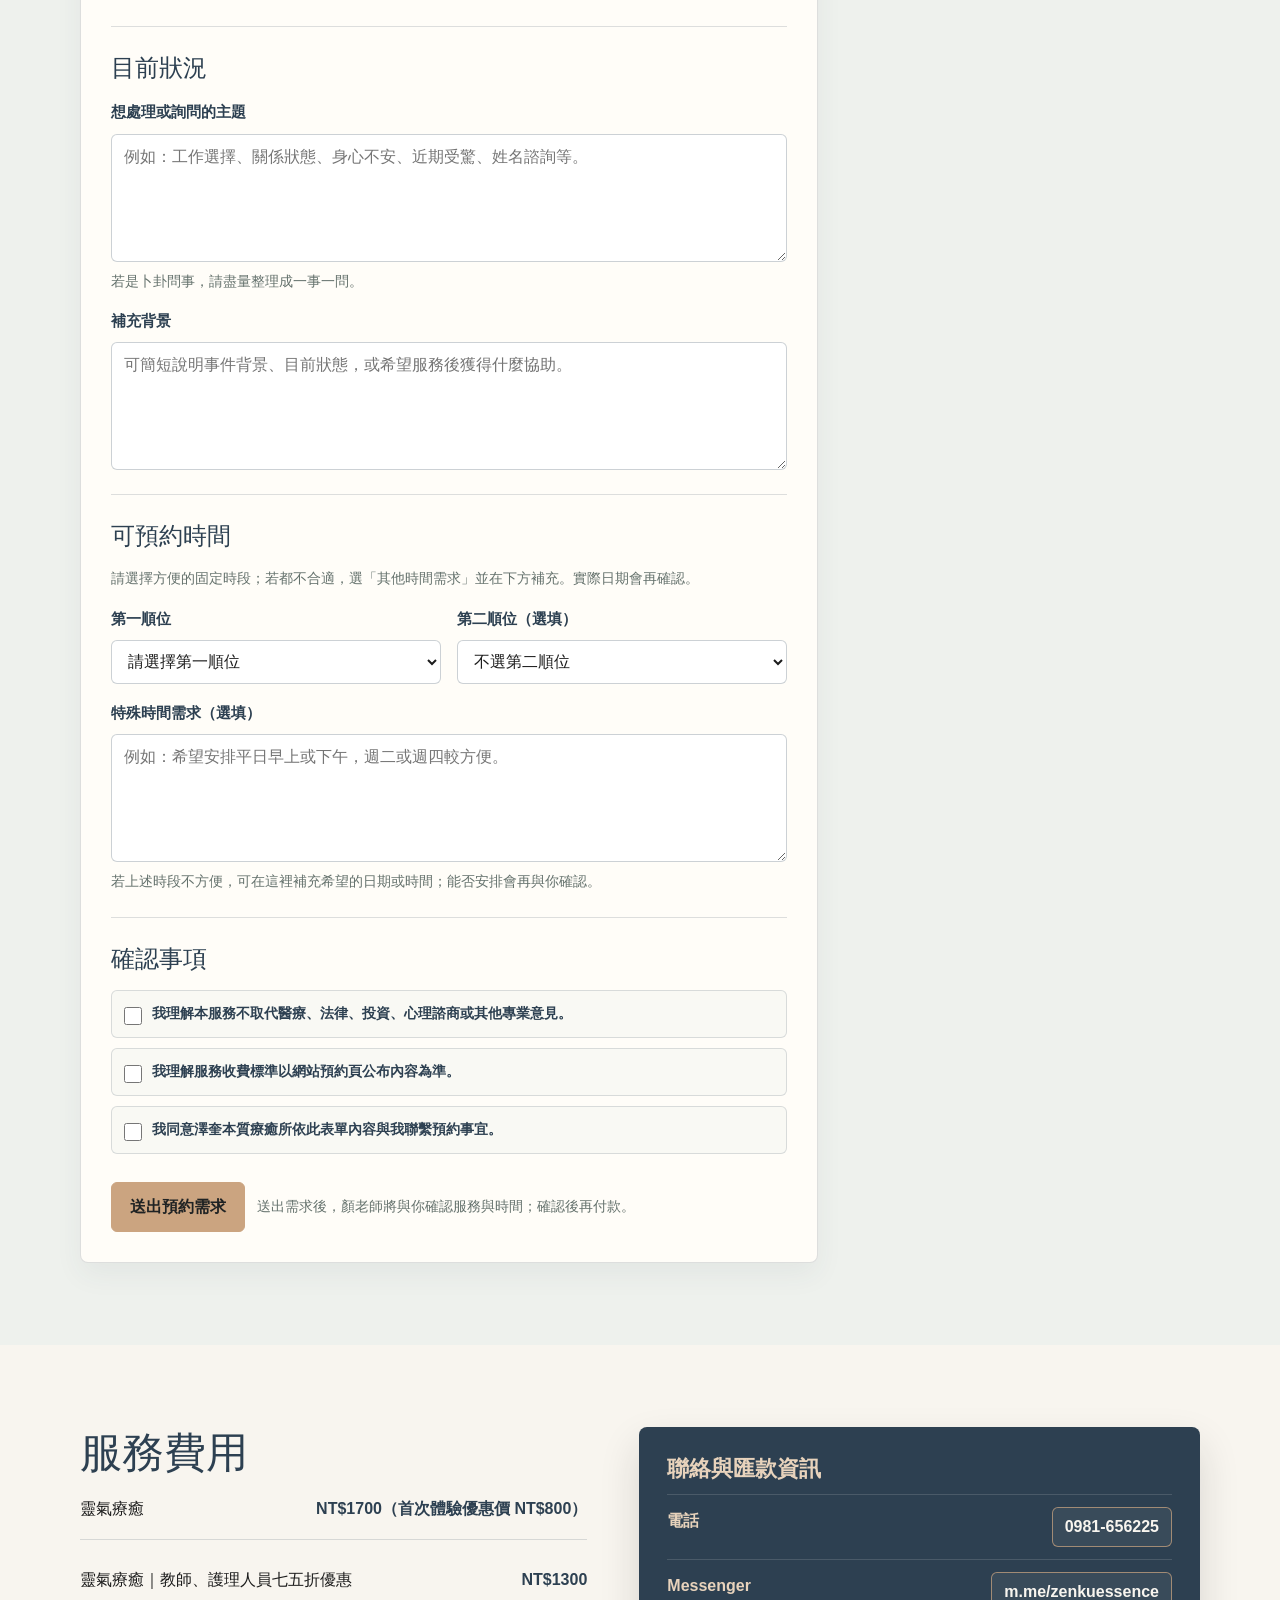
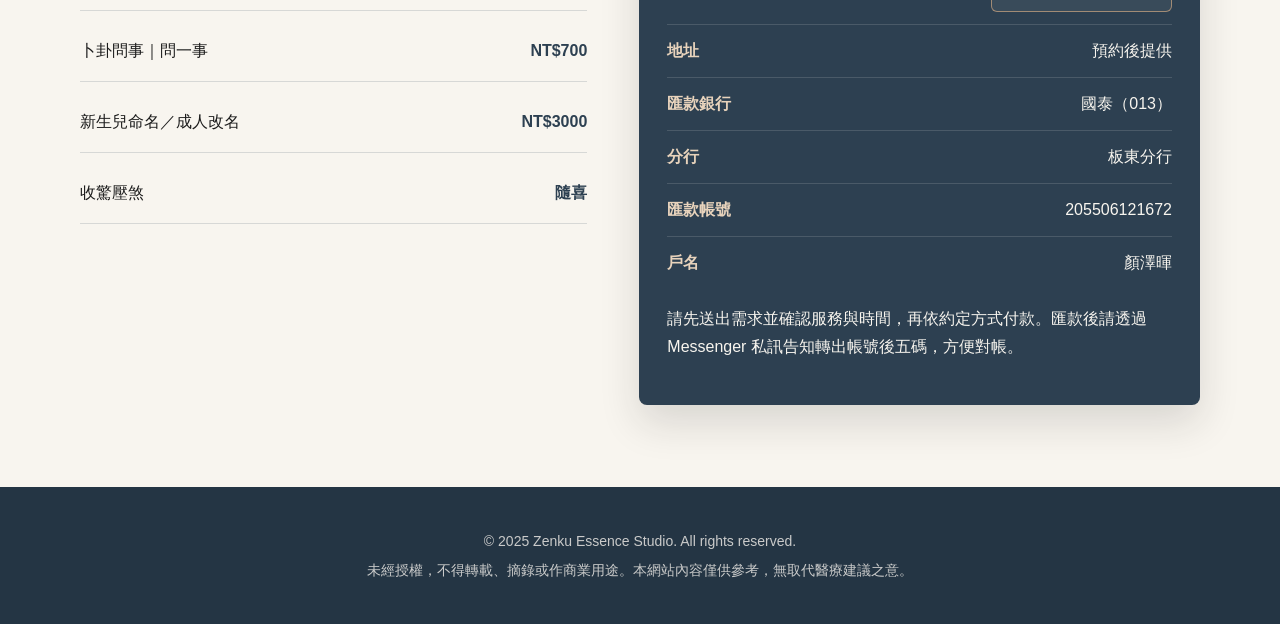
<file: zenku_booking.html>
<!doctype html>
<html lang="zh-Hant">
<head>
  <meta charset="utf-8">
  <meta name="viewport" content="width=device-width, initial-scale=1">
  <meta name="google-site-verification" content="PKCmUZKWx8pQenaztlwtVWz2rB76YVu0kCkq9oguZCM" />
  <title>預約諮詢｜澤奎本質療癒所</title>
  <link rel="icon" type="image/png" href="Logo.png?v=3">
  <link rel="shortcut icon" type="image/png" href="Logo.png?v=3">
  <meta name="description" content="先填寫澤奎本質療癒所的預約需求，確認服務與時間後再付款；收驚壓煞請於需要當日致電詢問。">
  <link rel="stylesheet" href="zenku_pages.css?v=6">
  <!-- SEO-BEGIN -->
  <link rel="canonical" href="https://zenku-essence-studio.github.io/zenku_booking.html">
  <meta property="og:locale" content="zh_TW">
  <meta property="og:type" content="website">
  <meta property="og:title" content="預約諮詢｜澤奎本質療癒所">
  <meta property="og:description" content="先填寫澤奎本質療癒所的預約需求，確認服務與時間後再付款；收驚壓煞請於需要當日致電詢問。">
  <meta property="og:url" content="https://zenku-essence-studio.github.io/zenku_booking.html">
  <meta property="og:site_name" content="澤奎本質療癒所">
  <meta property="og:image" content="https://zenku-essence-studio.github.io/zenku-main-visual.png">
  <meta name="twitter:card" content="summary_large_image">
  <script type="application/ld+json">
{"@context":"https://schema.org","@graph":[{"@type":"Organization","@id":"https://zenku-essence-studio.github.io/#organization","name":"澤奎本質療癒所","alternateName":"Zenku Essence Studio","url":"https://zenku-essence-studio.github.io/","logo":"https://zenku-essence-studio.github.io/Logo.png","telephone":"0981-656225","sameAs":["https://m.me/zenkuessence"],"contactPoint":[{"@type":"ContactPoint","contactType":"customer service","telephone":"0981-656225","availableLanguage":["zh-Hant"]},{"@type":"ContactPoint","contactType":"customer service","url":"https://m.me/zenkuessence","availableLanguage":["zh-Hant"]}]},{"@type":"WebSite","@id":"https://zenku-essence-studio.github.io/#website","url":"https://zenku-essence-studio.github.io/","name":"澤奎本質療癒所","publisher":{"@id":"https://zenku-essence-studio.github.io/#organization"},"inLanguage":"zh-Hant"},{"@type":"ContactPage","@id":"https://zenku-essence-studio.github.io/zenku_booking.html#webpage","url":"https://zenku-essence-studio.github.io/zenku_booking.html","name":"預約諮詢｜澤奎本質療癒所","description":"先填寫澤奎本質療癒所的預約需求，確認服務與時間後再付款；收驚壓煞請於需要當日致電詢問。","isPartOf":{"@id":"https://zenku-essence-studio.github.io/#website"},"about":{"@id":"https://zenku-essence-studio.github.io/#organization"},"inLanguage":"zh-Hant"}]}
  </script>
  <!-- SEO-END -->
  <style>
    .subhero-inner > .button {
      justify-self: start;
    }

    .form-layout {
      display: grid;
      grid-template-columns: minmax(0, 1fr) 340px;
      gap: 42px;
      align-items: start;
    }

    .booking-form {
      display: grid;
      gap: 26px;
      padding: 30px;
      border: 1px solid var(--line);
      border-radius: var(--radius);
      background: #fffdf8;
      box-shadow: 0 12px 28px rgba(45, 64, 81, .06);
    }

    #booking-form,
    #fees {
      scroll-margin-top: 90px;
    }

    .form-section {
      display: grid;
      gap: 16px;
      padding-bottom: 24px;
      border-bottom: 1px solid var(--line);
    }

    .form-section:last-of-type {
      padding-bottom: 0;
      border-bottom: 0;
    }

    .form-section h2 {
      color: var(--slate);
      font-size: 24px;
      font-weight: 500;
    }

    .field-grid {
      display: grid;
      grid-template-columns: repeat(2, minmax(0, 1fr));
      gap: 16px;
    }

    .field,
    .choice-group {
      display: grid;
      gap: 8px;
    }

    .field.full,
    .choice-group.full {
      grid-column: 1 / -1;
    }

    label,
    legend {
      color: var(--slate);
      font-size: 15px;
      font-weight: 700;
    }

    .hint {
      margin: 0;
      color: #64716c;
      font-size: 14px;
      line-height: 1.6;
    }

    input,
    select,
    textarea {
      width: 100%;
      min-height: 44px;
      padding: 10px 12px;
      border: 1px solid rgba(45, 64, 81, .24);
      border-radius: 6px;
      color: var(--ink);
      background: #fff;
      font: inherit;
      line-height: 1.5;
    }

    textarea {
      min-height: 128px;
      resize: vertical;
    }

    input:focus,
    select:focus,
    textarea:focus {
      outline: 2px solid rgba(203, 164, 128, .35);
      border-color: var(--gold);
    }

    fieldset {
      margin: 0;
      padding: 0;
      border: 0;
    }

    .choice-list {
      display: grid;
      gap: 10px;
    }

    .choice-item {
      display: grid;
      grid-template-columns: 18px minmax(0, 1fr);
      gap: 10px;
      align-items: start;
      padding: 12px;
      border: 1px solid rgba(45, 64, 81, .16);
      border-radius: 6px;
      background: rgba(238, 241, 237, .35);
    }

    .choice-item input {
      width: 18px;
      min-height: 18px;
      margin: 4px 0 0;
    }

    .choice-item strong {
      display: block;
      color: var(--slate);
      line-height: 1.45;
    }

    .choice-item span {
      display: block;
      color: #64716c;
      font-size: 14px;
      line-height: 1.55;
    }

    .form-actions {
      display: flex;
      flex-wrap: wrap;
      gap: 12px;
      align-items: center;
      padding-top: 2px;
    }

    .form-submit {
      min-height: 46px;
      padding: 10px 18px;
      border: 1px solid var(--gold);
      border-radius: 6px;
      color: #1f2223;
      background: var(--gold);
      font: inherit;
      font-weight: 700;
      cursor: pointer;
    }

    .form-submit:hover,
    .form-submit:focus {
      transform: translateY(-1px);
    }

    .note-box {
      padding: 24px;
      border: 1px solid var(--line);
      border-radius: var(--radius);
      background: var(--mist);
    }

    .note-box h2,
    .note-box h3 {
      margin-bottom: 12px;
      color: var(--slate);
      font-size: 22px;
      font-weight: 500;
    }

    .note-box p,
    .note-box li {
      color: #4d5652;
    }

    .note-box ul {
      margin: 0;
      padding-left: 20px;
    }

    .notice {
      margin: 18px 0 0;
      padding: 14px 16px;
      border-left: 3px solid var(--gold);
      color: #4d5652;
      background: rgba(203, 164, 128, .12);
    }

    @media (max-width: 880px) {
      .form-layout,
      .field-grid {
        grid-template-columns: 1fr;
      }

      .booking-form {
        padding: 22px;
      }
    }
  </style></head>
<body>
  <header class="site-header">
    <nav class="nav" aria-label="主導覽">
      <a class="brand" href="index.html"><span class="brand-mark image-mark" aria-hidden="true"></span><span>澤奎本質療癒所</span></a>
      <input class="menu-toggle" type="checkbox" id="menu-toggle">
      <label class="menu-button" for="menu-toggle" aria-label="開啟選單"><span></span></label>
      <div class="nav-links">
        
        <a href="zenku_about.html">關於</a>
        <a href="zenku_reiki.html">靈氣</a>
        <a href="zenku_naming.html">姓名</a>
        <a href="zenku_divination.html">卜卦</a>
        <a href="zenku_calm.html">收驚</a>
        <a class="active" href="zenku_booking.html">預約</a>
        <a href="zenku_faq.html">常見問題</a>
        <a href="zenku_notes.html">療癒隨筆</a>
      </div>
    </nav>
  </header>

  <main>
    <section class="subhero">
      <div class="subhero-inner">
        <p class="eyebrow">預約流程</p>
        <h1>先說明你的狀況，我們一起確認適合的服務。</h1>
        <p class="hero-copy">先送出預約需求，顏老師會與你確認服務與時間；確認後再付款。若還不確定選哪項服務，表單可以選「尚不確定」。<br>收驚壓煞請於當日致電，由顏老師依當天狀況與個案需求協助判斷；特定日子與時辰不另行公告。</p>
        <a class="button" href="#booking-form">填寫預約需求</a>
      </div>
    </section>

    <section class="section soft">
      <div class="wrap form-layout">
        <form class="booking-form" id="booking-form" data-script-url="https://script.google.com/macros/s/AKfycbyZnkGEIhd_QDFEfy4ztZXPA-A9u5pXkdU9AdVmF2NXhPMo_VaOPLC6vtinQzaNVitUHg/exec">
          <div><h2>填寫預約需求</h2><p class="hint">送出後先確認服務與時間，再依確認內容付款。可先<a href="#fees">查看服務費用</a>。</p></div>
          <section class="form-section" aria-labelledby="contact-title">
            <h2 id="contact-title">基本資料</h2>
            <div class="field-grid">
              <div class="field">
                <label for="name">姓名</label>
                <input id="name" name="name" type="text" autocomplete="name" required>
              </div>
              <div class="field">
                <label for="phone">電話</label>
                <input id="phone" name="phone" type="tel" autocomplete="tel" required>
              </div>
              <div class="field">
                <label for="birth-date">出生年月日</label>
                <input id="birth-date" name="birth-date" type="date" autocomplete="bday" required>
              </div>
            </div>
          </section>

          <section class="form-section" aria-labelledby="service-title">
            <h2 id="service-title">想預約的服務</h2>
            <fieldset class="choice-group full">
              <legend>服務項目</legend>
              <div class="choice-list">
                <label class="choice-item"><input type="radio" name="service" value="卜卦問事" required><span><strong>卜卦問事</strong><span>適合已有明確問題，想釐清局勢與行動方向。</span></span></label>
                <label class="choice-item"><input type="radio" name="service" value="靈氣療癒"><span><strong>靈氣療癒</strong><span>適合希望以溫和、非侵入方式安定身心。</span></span></label>
                <label class="choice-item"><input type="radio" name="service" value="收驚壓煞"><span><strong>收驚壓煞</strong><span>請於當日致電，由顏老師依當天狀況與個案需求協助判斷。</span></span></label>
                <label class="choice-item"><input type="radio" name="service" value="姓名命名／改名諮詢"><span><strong>姓名命名／改名諮詢</strong><span>可先登記諮詢，再確認是否適合進一步安排。</span></span></label>
                <label class="choice-item"><input type="radio" name="service" value="尚不確定"><span><strong>尚不確定</strong><span>可以先描述狀況，由顏老師協助判斷適合的方向。</span></span></label>
              </div>
            </fieldset>
            <p class="hint">收驚壓煞請於當日致電 0981-656225，由顏老師依當天狀況與個案需求協助判斷；特定日子與時辰不另行公告。</p>
          </section>

          <section class="form-section" aria-labelledby="detail-title">
            <h2 id="detail-title">目前狀況</h2>
            <div class="field-grid">
              <div class="field full">
                <label for="topic">想處理或詢問的主題</label>
                <textarea id="topic" name="topic" required placeholder="例如：工作選擇、關係狀態、身心不安、近期受驚、姓名諮詢等。"></textarea>
                <p class="hint">若是卜卦問事，請盡量整理成一事一問。</p>
              </div>
              <div class="field full">
                <label for="background">補充背景</label>
                <textarea id="background" name="background" placeholder="可簡短說明事件背景、目前狀態，或希望服務後獲得什麼協助。"></textarea>
              </div>
            </div>
          </section>

          <section class="form-section" aria-labelledby="time-title">
            <h2 id="time-title">可預約時間</h2>
            <p class="hint">請選擇方便的固定時段；若都不合適，選「其他時間需求」並在下方補充。實際日期會再確認。</p>
            <div class="field-grid">
              <div class="field">
                <label for="first-time">第一順位</label>
                <select id="first-time" name="first-time" required>
                  <option value="" selected disabled>請選擇第一順位</option>
                  <optgroup label="週一至週五">
                    <option value="週一 19:00～20:00">週一 19:00～20:00</option>
                    <option value="週一 20:30～21:30">週一 20:30～21:30</option>
                    <option value="週二 19:00～20:00">週二 19:00～20:00</option>
                    <option value="週二 20:30～21:30">週二 20:30～21:30</option>
                    <option value="週三 19:00～20:00">週三 19:00～20:00</option>
                    <option value="週三 20:30～21:30">週三 20:30～21:30</option>
                    <option value="週四 19:00～20:00">週四 19:00～20:00</option>
                    <option value="週四 20:30～21:30">週四 20:30～21:30</option>
                    <option value="週五 19:00～20:00">週五 19:00～20:00</option>
                    <option value="週五 20:30～21:30">週五 20:30～21:30</option>
                  </optgroup>
                  <optgroup label="週六、週日">
                    <option value="週六 09:00～10:00">週六 09:00～10:00</option>
                    <option value="週六 10:30～11:30">週六 10:30～11:30</option>
                    <option value="週六 14:00～15:00">週六 14:00～15:00</option>
                    <option value="週六 15:30～16:30">週六 15:30～16:30</option>
                    <option value="週六 17:00～18:00">週六 17:00～18:00</option>
                    <option value="週日 09:00～10:00">週日 09:00～10:00</option>
                    <option value="週日 10:30～11:30">週日 10:30～11:30</option>
                    <option value="週日 14:00～15:00">週日 14:00～15:00</option>
                    <option value="週日 15:30～16:30">週日 15:30～16:30</option>
                    <option value="週日 17:00～18:00">週日 17:00～18:00</option>
                  </optgroup>
                  <option value="其他時間需求">其他時間需求（請於下方補充）</option>
                </select>
              </div>
              <div class="field">
                <label for="second-time">第二順位（選填）</label>
                <select id="second-time" name="second-time">
                  <option value="">不選第二順位</option>
                  <optgroup label="週一至週五">
                    <option value="週一 19:00～20:00">週一 19:00～20:00</option>
                    <option value="週一 20:30～21:30">週一 20:30～21:30</option>
                    <option value="週二 19:00～20:00">週二 19:00～20:00</option>
                    <option value="週二 20:30～21:30">週二 20:30～21:30</option>
                    <option value="週三 19:00～20:00">週三 19:00～20:00</option>
                    <option value="週三 20:30～21:30">週三 20:30～21:30</option>
                    <option value="週四 19:00～20:00">週四 19:00～20:00</option>
                    <option value="週四 20:30～21:30">週四 20:30～21:30</option>
                    <option value="週五 19:00～20:00">週五 19:00～20:00</option>
                    <option value="週五 20:30～21:30">週五 20:30～21:30</option>
                  </optgroup>
                  <optgroup label="週六、週日">
                    <option value="週六 09:00～10:00">週六 09:00～10:00</option>
                    <option value="週六 10:30～11:30">週六 10:30～11:30</option>
                    <option value="週六 14:00～15:00">週六 14:00～15:00</option>
                    <option value="週六 15:30～16:30">週六 15:30～16:30</option>
                    <option value="週六 17:00～18:00">週六 17:00～18:00</option>
                    <option value="週日 09:00～10:00">週日 09:00～10:00</option>
                    <option value="週日 10:30～11:30">週日 10:30～11:30</option>
                    <option value="週日 14:00～15:00">週日 14:00～15:00</option>
                    <option value="週日 15:30～16:30">週日 15:30～16:30</option>
                    <option value="週日 17:00～18:00">週日 17:00～18:00</option>
                  </optgroup>
                  <option value="其他時間需求">其他時間需求（請於下方補充）</option>
                </select>
              </div>
              <div class="field full">
                <label for="special-time">特殊時間需求（選填）</label>
                <textarea id="special-time" name="special-time" placeholder="例如：希望安排平日早上或下午，週二或週四較方便。"></textarea>
                <p class="hint">若上述時段不方便，可在這裡補充希望的日期或時間；能否安排會再與你確認。</p>
              </div>
            </div>
          </section>

          <section class="form-section" aria-labelledby="agreement-title">
            <h2 id="agreement-title">確認事項</h2>
            <div class="choice-list">
              <label class="choice-item"><input type="checkbox" name="boundary" required><span><strong>我理解本服務不取代醫療、法律、投資、心理諮商或其他專業意見。</strong></span></label>
              <label class="choice-item"><input type="checkbox" name="fee" required><span><strong>我理解服務收費標準以網站預約頁公布內容為準。</strong></span></label>
              <label class="choice-item"><input type="checkbox" name="contact-consent" required><span><strong>我同意澤奎本質療癒所依此表單內容與我聯繫預約事宜。</strong></span></label>
            </div>
          </section>

          <div class="form-actions">
            <button class="form-submit" type="submit">送出預約需求</button>
            <p class="hint" id="form-status">送出需求後，顏老師將與你確認服務與時間；確認後再付款。</p>
          </div>
        </form>

        <aside class="note-box">
          <h2>預約前提醒</h2>
          <p>不需要準備得很完整，只要先讓我們知道你目前最想處理的問題。</p>
          <ul>
            <li>先送出需求，確認服務與時間後再付款。</li>
            <li>卜卦問事請盡量一事一問。</li>
            <li>收驚壓煞請於當日致電詢問，由顏老師依狀況協助判斷。</li>
            <li>地址於預約確認後提供。</li>
            <li>服務費用以網站預約頁公布內容為準。</li>
          </ul>
          <p class="notice">若有緊急狀況，請優先使用電話聯繫：0981-656225。</p>
        </aside>
      </div>
    </section>

    <section class="section" id="fees">
      <div class="wrap split">
        <div>
          <h2 class="section-title">服務費用</h2>
          <div class="price-list">
            <div class="price-row"><span>靈氣療癒</span><span style="white-space: normal;">NT$1700（首次體驗優惠價 <strong>NT$800</strong>）</span></div>
            <div class="price-row"><span>靈氣療癒｜教師、護理人員七五折優惠</span><span>NT$1300</span></div>
            <div class="price-row"><span>卜卦問事｜問一事</span><span>NT$700</span></div>
            <div class="price-row"><span>新生兒命名／成人改名</span><span>NT$3000</span></div>
            <div class="price-row"><span>收驚壓煞</span><span>隨喜</span></div>
          </div>
        </div>
        <aside class="contact-box">
          <h3>聯絡與匯款資訊</h3>
          <div class="contact-line"><strong>電話</strong><span><a class="contact-action" href="tel:0981656225">0981-656225</a></span></div>
          <div class="contact-line"><strong>Messenger</strong><span><a class="contact-action" href="https://m.me/zenkuessence" target="_blank" rel="noopener">m.me/zenkuessence</a></span></div>
          <div class="contact-line"><strong>地址</strong><span>預約後提供</span></div>
          <div class="contact-line"><strong>匯款銀行</strong><span>國泰（013）</span></div>
          <div class="contact-line"><strong>分行</strong><span>板東分行</span></div>
          <div class="contact-line"><strong>匯款帳號</strong><span>205506121672</span></div>
          <div class="contact-line"><strong>戶名</strong><span>顏澤暉</span></div>
          <p>請先送出需求並確認服務與時間，再依約定方式付款。匯款後請透過 Messenger 私訊告知轉出帳號後五碼，方便對帳。</p>
        </aside>
      </div>
    </section>
  </main>

  <footer class="site-footer"><p>© 2025 Zenku Essence Studio. All rights reserved.</p><p>未經授權，不得轉載、摘錄或作商業用途。本網站內容僅供參考，無取代醫療建議之意。</p></footer>

  <script>
    document.getElementById('booking-form').addEventListener('submit', async function (event) {
      event.preventDefault();
      const form = event.currentTarget;
      const status = document.getElementById('form-status');
      const scriptUrl = form.dataset.scriptUrl;

      if (!scriptUrl) {
        status.textContent = '預約系統尚未完成部署，目前不會送出。';
        return;
      }

      const data = new FormData(form);
      const specialTime = String(data.get('special-time') || '').trim();
      if (specialTime) {
        const secondTime = String(data.get('second-time') || '').trim();
        data.set('second-time', (secondTime ? secondTime + '\n' : '') + '特殊時間需求：' + specialTime);
      }
      const payload = new URLSearchParams();
      for (const [key, value] of data.entries()) {
        payload.append(key, value);
      }

      status.textContent = '正在送出，請稍候。';
      try {
        await fetch(scriptUrl, {
          method: 'POST',
          mode: 'no-cors',
          headers: {
            'Content-Type': 'application/x-www-form-urlencoded;charset=UTF-8'
          },
          body: payload.toString()
        });
        form.reset();
        status.textContent = '已送出預約需求。顏老師將與你確認服務與時間；確認後再付款。';
      } catch (error) {
        status.textContent = '送出時發生問題，請稍後再試，或改用電話聯繫。';
      }
    });
  </script></body>
</html>
</file>
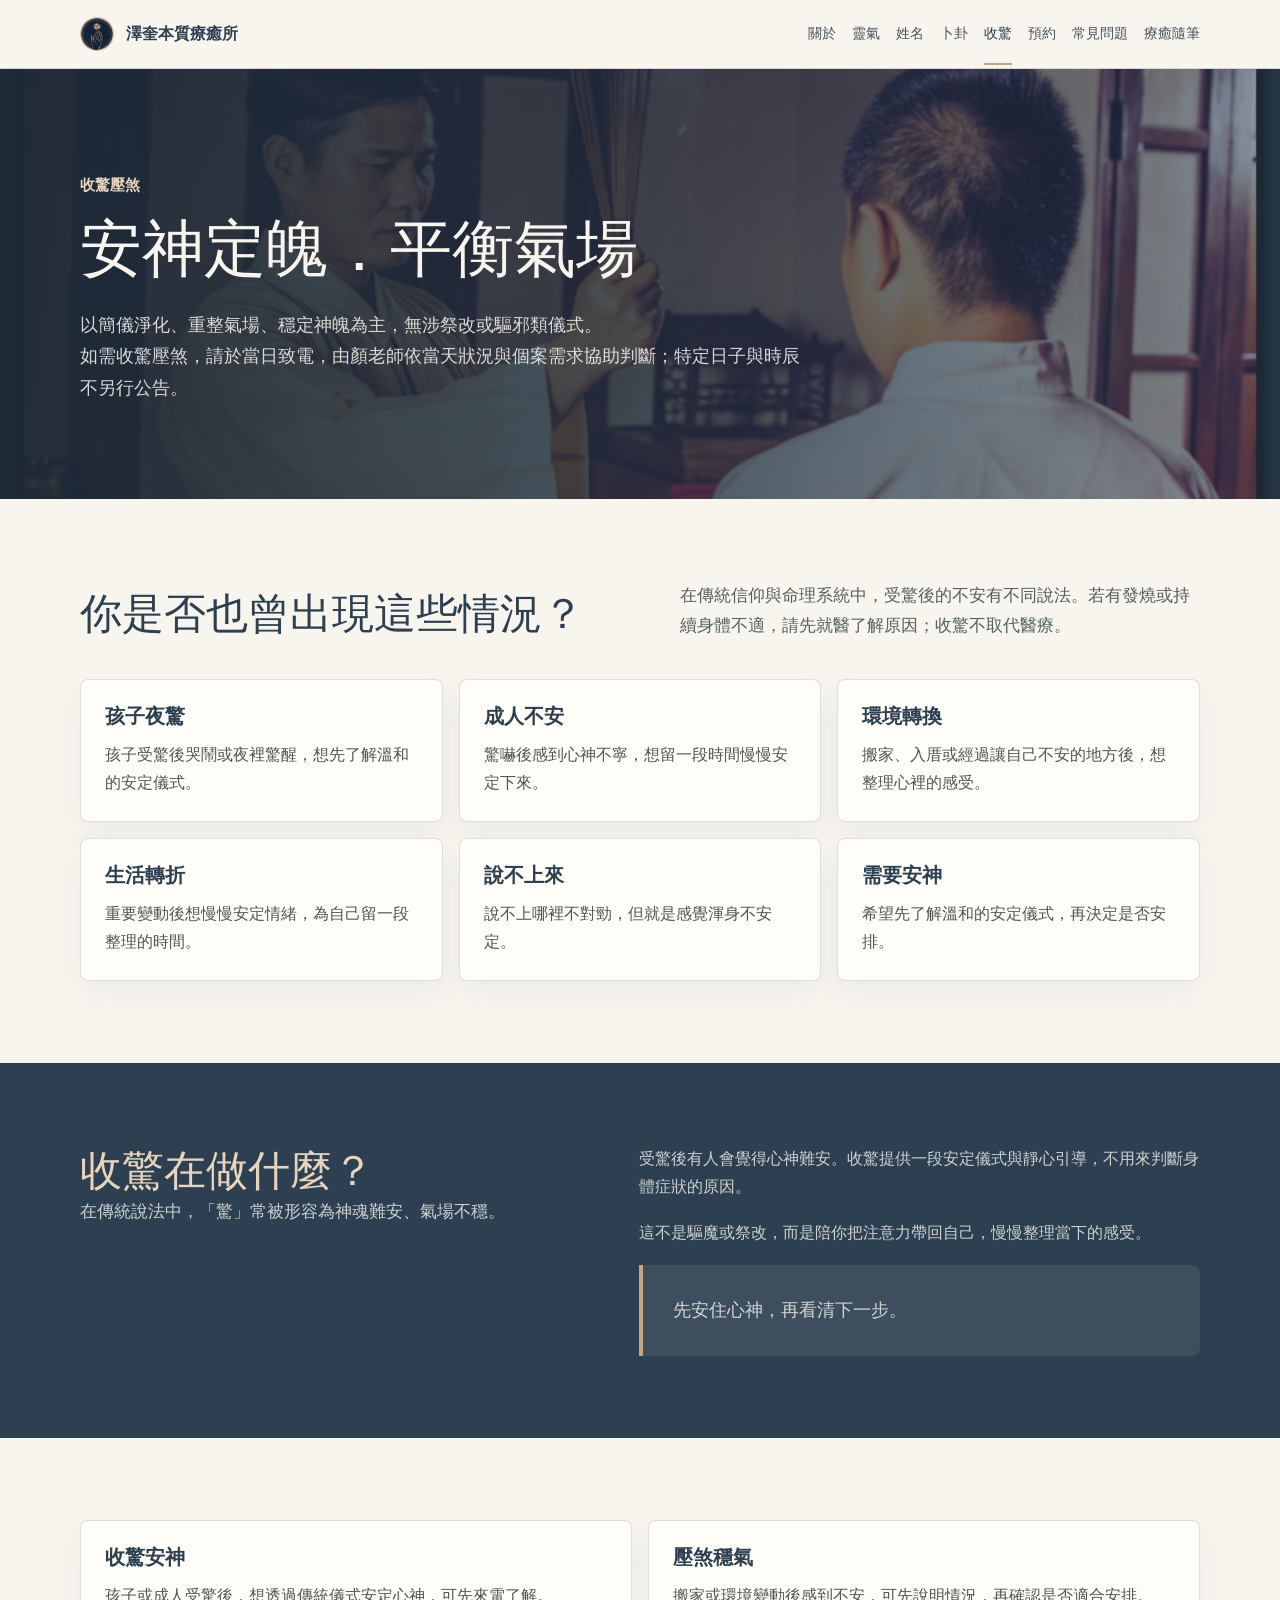
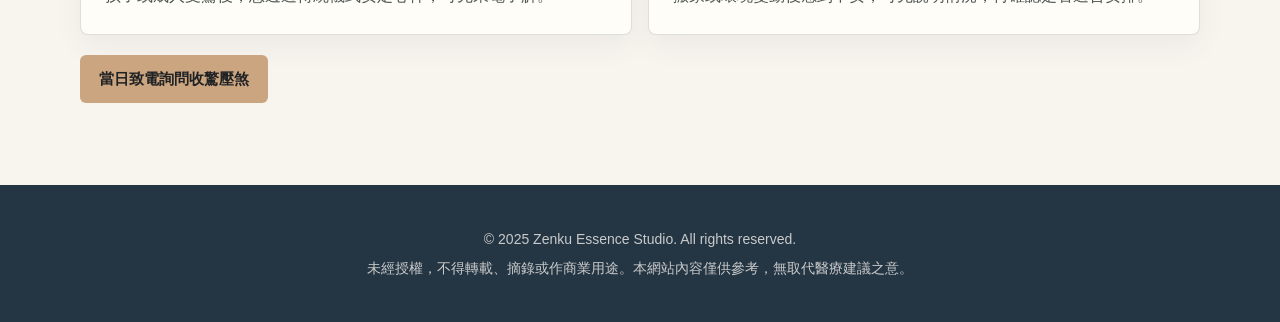
<file: zenku_calm.html>
<!doctype html>
<html lang="zh-Hant">
<head>
  <meta charset="utf-8">
  <meta name="viewport" content="width=device-width, initial-scale=1">
  <meta name="google-site-verification" content="PKCmUZKWx8pQenaztlwtVWz2rB76YVu0kCkq9oguZCM" />
  <title>收驚壓煞｜澤奎本質療癒所</title>
  <link rel="icon" type="image/png" href="Logo.png?v=3">
  <link rel="shortcut icon" type="image/png" href="Logo.png?v=3">
  <meta name="description" content="澤奎收驚壓煞以安定儀式與靜心引導為主，請於需要當日致電詢問；若有發燒或持續身體不適，請先就醫。">
  <link rel="stylesheet" href="zenku_pages.css?v=6">
  <!-- SEO-BEGIN -->
  <link rel="canonical" href="https://zenku-essence-studio.github.io/zenku_calm.html">
  <meta property="og:locale" content="zh_TW">
  <meta property="og:type" content="website">
  <meta property="og:title" content="收驚壓煞｜澤奎本質療癒所">
  <meta property="og:description" content="澤奎收驚壓煞以安定儀式與靜心引導為主，請於需要當日致電詢問；若有發燒或持續身體不適，請先就醫。">
  <meta property="og:url" content="https://zenku-essence-studio.github.io/zenku_calm.html">
  <meta property="og:site_name" content="澤奎本質療癒所">
  <meta property="og:image" content="https://zenku-essence-studio.github.io/zenku-main-visual.png">
  <meta name="twitter:card" content="summary_large_image">
  <script type="application/ld+json">
{"@context":"https://schema.org","@graph":[{"@type":"Organization","@id":"https://zenku-essence-studio.github.io/#organization","name":"澤奎本質療癒所","alternateName":"Zenku Essence Studio","url":"https://zenku-essence-studio.github.io/","logo":"https://zenku-essence-studio.github.io/Logo.png","contactPoint":[{"@type":"ContactPoint","contactType":"customer service","telephone":"+886-981-656-225","url":"https://m.me/zenkuessence","availableLanguage":["zh-Hant"]}]},{"@type":"WebSite","@id":"https://zenku-essence-studio.github.io/#website","url":"https://zenku-essence-studio.github.io/","name":"澤奎本質療癒所","publisher":{"@id":"https://zenku-essence-studio.github.io/#organization"},"inLanguage":"zh-Hant"},{"@type":"Service","@id":"https://zenku-essence-studio.github.io/zenku_calm.html#service","name":"收驚壓煞","description":"澤奎收驚壓煞以安定儀式與靜心引導為主，請於需要當日致電詢問；若有發燒或持續身體不適，請先就醫。","provider":{"@id":"https://zenku-essence-studio.github.io/#organization"},"areaServed":"Taiwan","url":"https://zenku-essence-studio.github.io/zenku_calm.html","inLanguage":"zh-Hant"},{"@type":"WebPage","@id":"https://zenku-essence-studio.github.io/zenku_calm.html#webpage","url":"https://zenku-essence-studio.github.io/zenku_calm.html","name":"收驚壓煞｜澤奎本質療癒所","description":"澤奎收驚壓煞以安定儀式與靜心引導為主，請於需要當日致電詢問；若有發燒或持續身體不適，請先就醫。","isPartOf":{"@id":"https://zenku-essence-studio.github.io/#website"},"about":{"@id":"https://zenku-essence-studio.github.io/#organization"},"inLanguage":"zh-Hant"}]}
  </script>
  <!-- SEO-END --></head>
<body>
  <header class="site-header">
    <nav class="nav" aria-label="主導覽">
      <a class="brand" href="index.html"><span class="brand-mark image-mark" aria-hidden="true"></span><span>澤奎本質療癒所</span></a>
      <input class="menu-toggle" type="checkbox" id="menu-toggle">
      <label class="menu-button" for="menu-toggle" aria-label="開啟選單"><span></span></label>
      <div class="nav-links">
        
        <a href="zenku_about.html">關於</a>
        <a href="zenku_reiki.html">靈氣</a>
        <a href="zenku_naming.html">姓名</a>
        <a href="zenku_divination.html">卜卦</a>
        <a class="active" href="zenku_calm.html">收驚</a>
        <a href="zenku_booking.html">預約</a>
        <a href="zenku_faq.html">常見問題</a>
        <a href="zenku_notes.html">療癒隨筆</a>
      </div>
    </nav>
  </header>

  <main>
    <section class="subhero" style="--hero-image: url('zenku-calm-hero.png')">
      <div class="subhero-inner">
        <p class="eyebrow">收驚壓煞</p>
        <h1>安神定魄．平衡氣場</h1>
        <p class="hero-copy">以簡儀淨化、重整氣場、穩定神魄為主，無涉祭改或驅邪類儀式。<br>如需收驚壓煞，請於當日致電，由顏老師依當天狀況與個案需求協助判斷；特定日子與時辰不另行公告。</p>
      </div>
    </section>

    <section class="section">
      <div class="wrap">
        <div class="section-head">
          <h2 class="section-title">你是否也曾出現這些情況？</h2>
          <p class="lead">在傳統信仰與命理系統中，受驚後的不安有不同說法。若有發燒或持續身體不適，請先就醫了解原因；收驚不取代醫療。</p>
        </div>
        <div class="card-grid">
          <article class="card"><h3>孩子夜驚</h3><p>孩子受驚後哭鬧或夜裡驚醒，想先了解溫和的安定儀式。</p></article>
          <article class="card"><h3>成人不安</h3><p>驚嚇後感到心神不寧，想留一段時間慢慢安定下來。</p></article>
          <article class="card"><h3>環境轉換</h3><p>搬家、入厝或經過讓自己不安的地方後，想整理心裡的感受。</p></article>
          <article class="card"><h3>生活轉折</h3><p>重要變動後想慢慢安定情緒，為自己留一段整理的時間。</p></article>
          <article class="card"><h3>說不上來</h3><p>說不上哪裡不對勁，但就是感覺渾身不安定。</p></article>
          <article class="card"><h3>需要安神</h3><p>希望先了解溫和的安定儀式，再決定是否安排。</p></article>
        </div>
      </div>
    </section>

    <section class="section dark">
      <div class="wrap split">
        <div>
          <h2 class="section-title">收驚在做什麼？</h2>
          <p class="lead">在傳統說法中，「驚」常被形容為神魂難安、氣場不穩。</p>
        </div>
        <div class="copy">
          <p>受驚後有人會覺得心神難安。收驚提供一段安定儀式與靜心引導，不用來判斷身體症狀的原因。</p>
          <p>這不是驅魔或祭改，而是陪你把注意力帶回自己，慢慢整理當下的感受。</p>
          <div class="quote-panel"><p>先安住心神，再看清下一步。</p></div>
        </div>
      </div>
    </section>

    <section class="section">
      <div class="wrap">
        <div class="card-grid two">
          <article class="card"><h3>收驚安神</h3><p>孩子或成人受驚後，想透過傳統儀式安定心神，可先來電了解。</p></article>
          <article class="card"><h3>壓煞穩氣</h3><p>搬家或環境變動後感到不安，可先說明情況，再確認是否適合安排。</p></article>
        </div>
        <a class="button" href="tel:0981656225">當日致電詢問收驚壓煞</a>
      </div>
    </section>
  </main>

  <footer class="site-footer"><p>© 2025 Zenku Essence Studio. All rights reserved.</p><p>未經授權，不得轉載、摘錄或作商業用途。本網站內容僅供參考，無取代醫療建議之意。</p></footer>
</body>
</html>
</file>
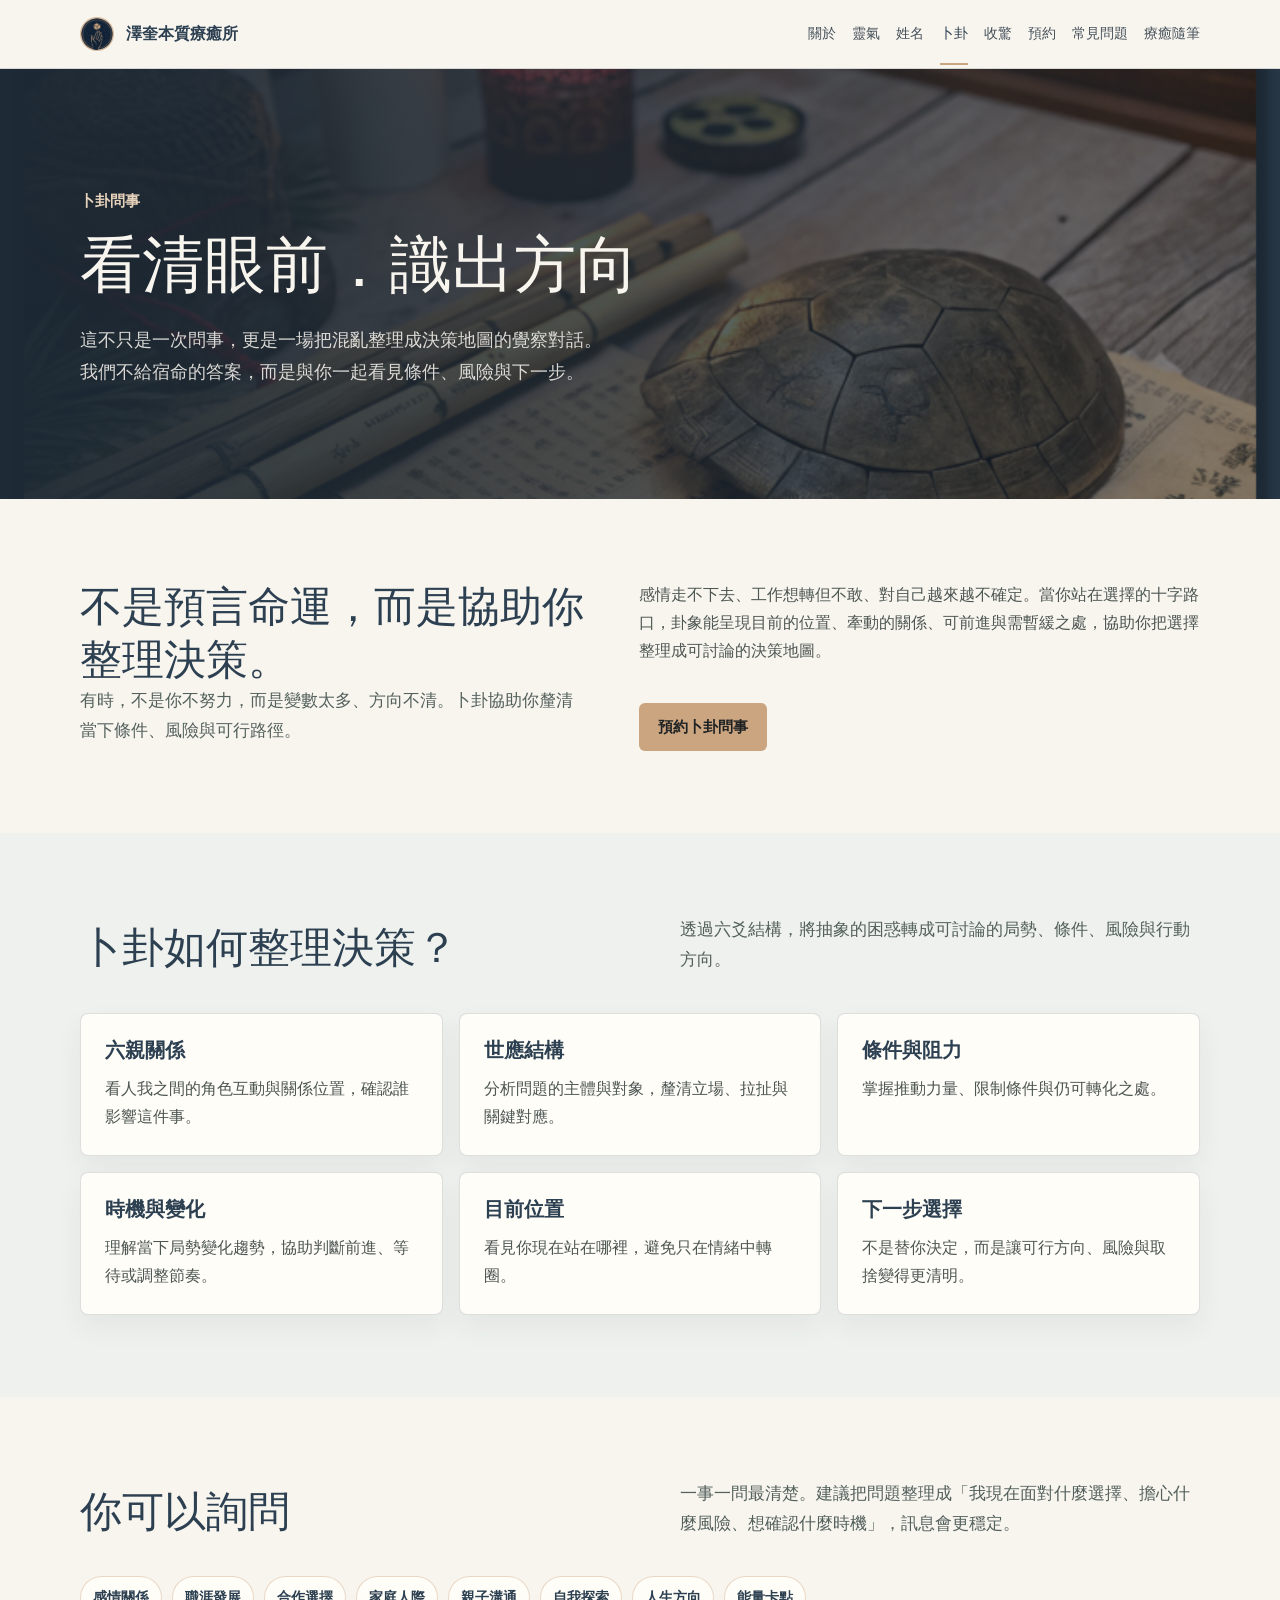
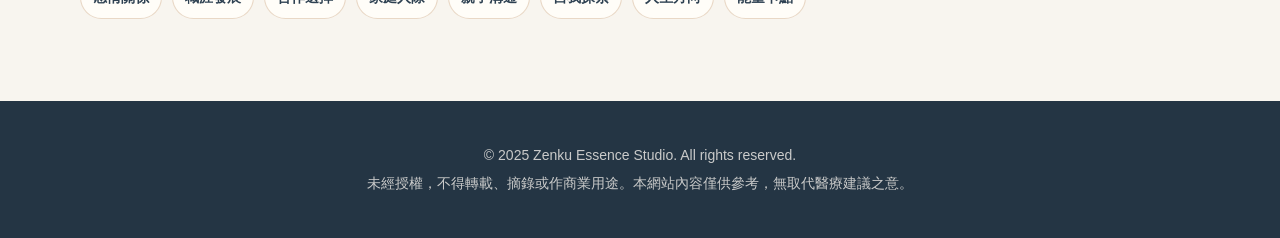
<file: zenku_divination.html>
<!doctype html>
<html lang="zh-Hant">
<head>
  <meta charset="utf-8">
  <meta name="viewport" content="width=device-width, initial-scale=1">
  <meta name="google-site-verification" content="PKCmUZKWx8pQenaztlwtVWz2rB76YVu0kCkq9oguZCM" />
  <title>易經卜卦問事｜澤奎本質療癒所</title>
  <link rel="icon" type="image/png" href="Logo.png?v=3">
  <link rel="shortcut icon" type="image/png" href="Logo.png?v=3">
  <meta name="description" content="易經卜卦問事協助把當下困惑整理成決策地圖，釐清處境、條件、風險、時機與下一步方向。">
  <link rel="stylesheet" href="zenku_pages.css?v=6">
  <!-- SEO-BEGIN -->
  <link rel="canonical" href="https://zenku-essence-studio.github.io/zenku_divination.html">
  <meta property="og:locale" content="zh_TW">
  <meta property="og:type" content="website">
  <meta property="og:title" content="易經卜卦問事｜澤奎本質療癒所">
  <meta property="og:description" content="易經卜卦問事協助把當下困惑整理成決策地圖，釐清處境、條件、風險、時機與下一步方向。">
  <meta property="og:url" content="https://zenku-essence-studio.github.io/zenku_divination.html">
  <meta property="og:site_name" content="澤奎本質療癒所">
  <meta property="og:image" content="https://zenku-essence-studio.github.io/zenku-main-visual.png">
  <meta name="twitter:card" content="summary_large_image">
  <script type="application/ld+json">
{"@context":"https://schema.org","@graph":[{"@type":"Organization","@id":"https://zenku-essence-studio.github.io/#organization","name":"澤奎本質療癒所","alternateName":"Zenku Essence Studio","url":"https://zenku-essence-studio.github.io/","logo":"https://zenku-essence-studio.github.io/Logo.png","contactPoint":[{"@type":"ContactPoint","contactType":"customer service","telephone":"+886-981-656-225","url":"https://m.me/zenkuessence","availableLanguage":["zh-Hant"]}]},{"@type":"WebSite","@id":"https://zenku-essence-studio.github.io/#website","url":"https://zenku-essence-studio.github.io/","name":"澤奎本質療癒所","publisher":{"@id":"https://zenku-essence-studio.github.io/#organization"},"inLanguage":"zh-Hant"},{"@type":"Service","@id":"https://zenku-essence-studio.github.io/zenku_divination.html#service","name":"易經卜卦問事","description":"易經卜卦問事協助把當下困惑整理成決策地圖，釐清處境、條件、風險、時機與下一步方向。","provider":{"@id":"https://zenku-essence-studio.github.io/#organization"},"areaServed":"Taiwan","url":"https://zenku-essence-studio.github.io/zenku_divination.html","inLanguage":"zh-Hant"},{"@type":"WebPage","@id":"https://zenku-essence-studio.github.io/zenku_divination.html#webpage","url":"https://zenku-essence-studio.github.io/zenku_divination.html","name":"易經卜卦問事｜澤奎本質療癒所","description":"易經卜卦問事協助把當下困惑整理成決策地圖，釐清處境、條件、風險、時機與下一步方向。","isPartOf":{"@id":"https://zenku-essence-studio.github.io/#website"},"about":{"@id":"https://zenku-essence-studio.github.io/#organization"},"inLanguage":"zh-Hant"}]}
  </script>
  <!-- SEO-END --></head>
<body>
  <header class="site-header">
    <nav class="nav" aria-label="主導覽">
      <a class="brand" href="index.html"><span class="brand-mark image-mark" aria-hidden="true"></span><span>澤奎本質療癒所</span></a>
      <input class="menu-toggle" type="checkbox" id="menu-toggle">
      <label class="menu-button" for="menu-toggle" aria-label="開啟選單"><span></span></label>
      <div class="nav-links">
        
        <a href="zenku_about.html">關於</a>
        <a href="zenku_reiki.html">靈氣</a>
        <a href="zenku_naming.html">姓名</a>
        <a class="active" href="zenku_divination.html">卜卦</a>
        <a href="zenku_calm.html">收驚</a>
        <a href="zenku_booking.html">預約</a>
        <a href="zenku_faq.html">常見問題</a>
        <a href="zenku_notes.html">療癒隨筆</a>
      </div>
    </nav>
  </header>

  <main>
    <section class="subhero" style="--hero-image: url('zenku-divination-hero.png')">
      <div class="subhero-inner">
        <p class="eyebrow">卜卦問事</p>
        <h1>看清眼前．識出方向</h1>
        <p class="hero-copy">這不只是一次問事，更是一場把混亂整理成決策地圖的覺察對話。<br>我們不給宿命的答案，而是與你一起看見條件、風險與下一步。</p>
      </div>
    </section>

    <section class="section">
      <div class="wrap split">
        <div>
          <h2 class="section-title">不是預言命運，而是協助你整理決策。</h2>
          <p class="lead">有時，不是你不努力，而是變數太多、方向不清。卜卦協助你釐清當下條件、風險與可行路徑。</p>
        </div>
        <div class="copy">
          <p>感情走不下去、工作想轉但不敢、對自己越來越不確定。當你站在選擇的十字路口，卦象能呈現目前的位置、牽動的關係、可前進與需暫緩之處，協助你把選擇整理成可討論的決策地圖。</p>
          <a class="button" href="zenku_booking.html">預約卜卦問事</a>
        </div>
      </div>
    </section>

    <section class="section soft">
      <div class="wrap">
        <div class="section-head">
          <h2 class="section-title">卜卦如何整理決策？</h2>
          <p class="lead">透過六爻結構，將抽象的困惑轉成可討論的局勢、條件、風險與行動方向。</p>
        </div>
        <div class="card-grid">
          <article class="card"><h3>六親關係</h3><p>看人我之間的角色互動與關係位置，確認誰影響這件事。</p></article>
          <article class="card"><h3>世應結構</h3><p>分析問題的主體與對象，釐清立場、拉扯與關鍵對應。</p></article>
          <article class="card"><h3>條件與阻力</h3><p>掌握推動力量、限制條件與仍可轉化之處。</p></article>
          <article class="card"><h3>時機與變化</h3><p>理解當下局勢變化趨勢，協助判斷前進、等待或調整節奏。</p></article>
          <article class="card"><h3>目前位置</h3><p>看見你現在站在哪裡，避免只在情緒中轉圈。</p></article>
          <article class="card"><h3>下一步選擇</h3><p>不是替你決定，而是讓可行方向、風險與取捨變得更清明。</p></article>
        </div>
      </div>
    </section>

    <section class="section">
      <div class="wrap">
        <div class="section-head">
          <h2 class="section-title">你可以詢問</h2>
          <p class="lead">一事一問最清楚。建議把問題整理成「我現在面對什麼選擇、擔心什麼風險、想確認什麼時機」，訊息會更穩定。</p>
        </div>
        <div class="pill-row">
          <span class="pill">感情關係</span>
          <span class="pill">職涯發展</span>
          <span class="pill">合作選擇</span>
          <span class="pill">家庭人際</span>
          <span class="pill">親子溝通</span>
          <span class="pill">自我探索</span>
          <span class="pill">人生方向</span>
          <span class="pill">能量卡點</span>
        </div>
      </div>
    </section>
  </main>

  <footer class="site-footer"><p>© 2025 Zenku Essence Studio. All rights reserved.</p><p>未經授權，不得轉載、摘錄或作商業用途。本網站內容僅供參考，無取代醫療建議之意。</p></footer>
</body>
</html>
</file>
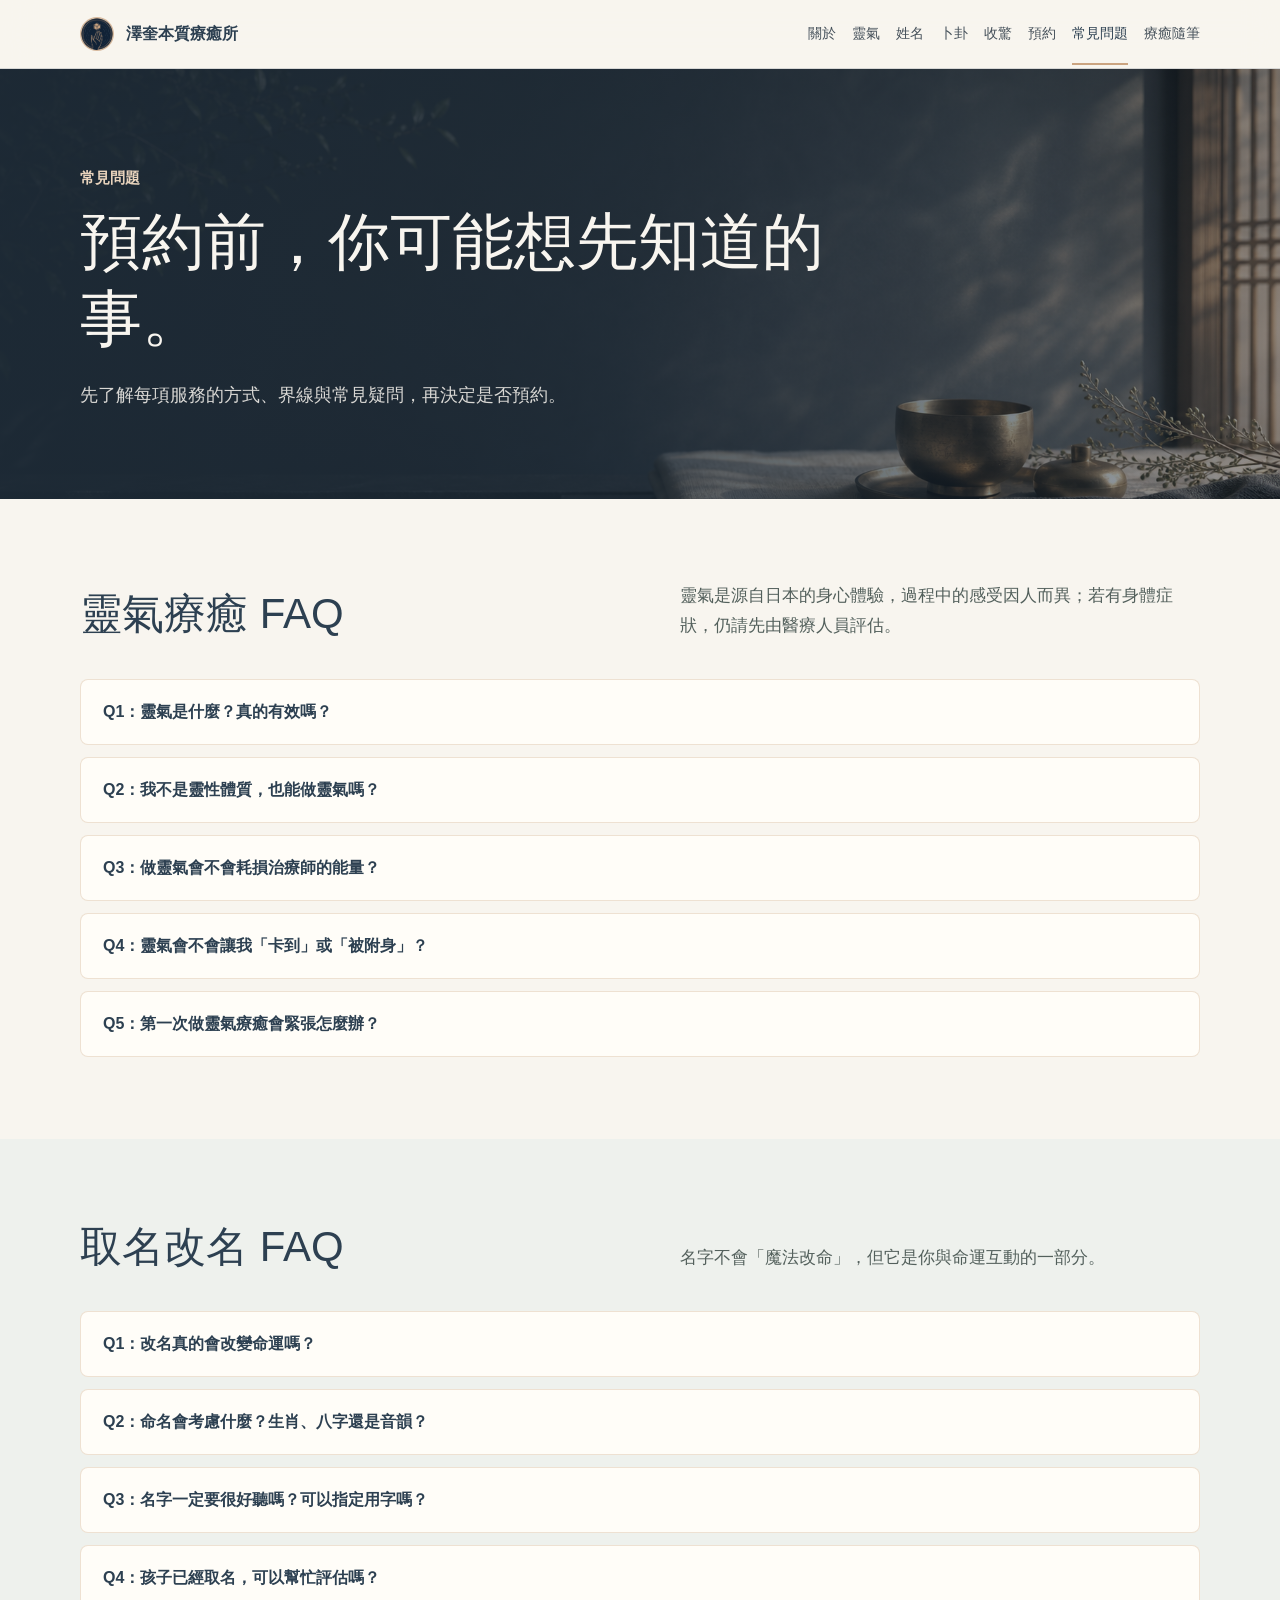
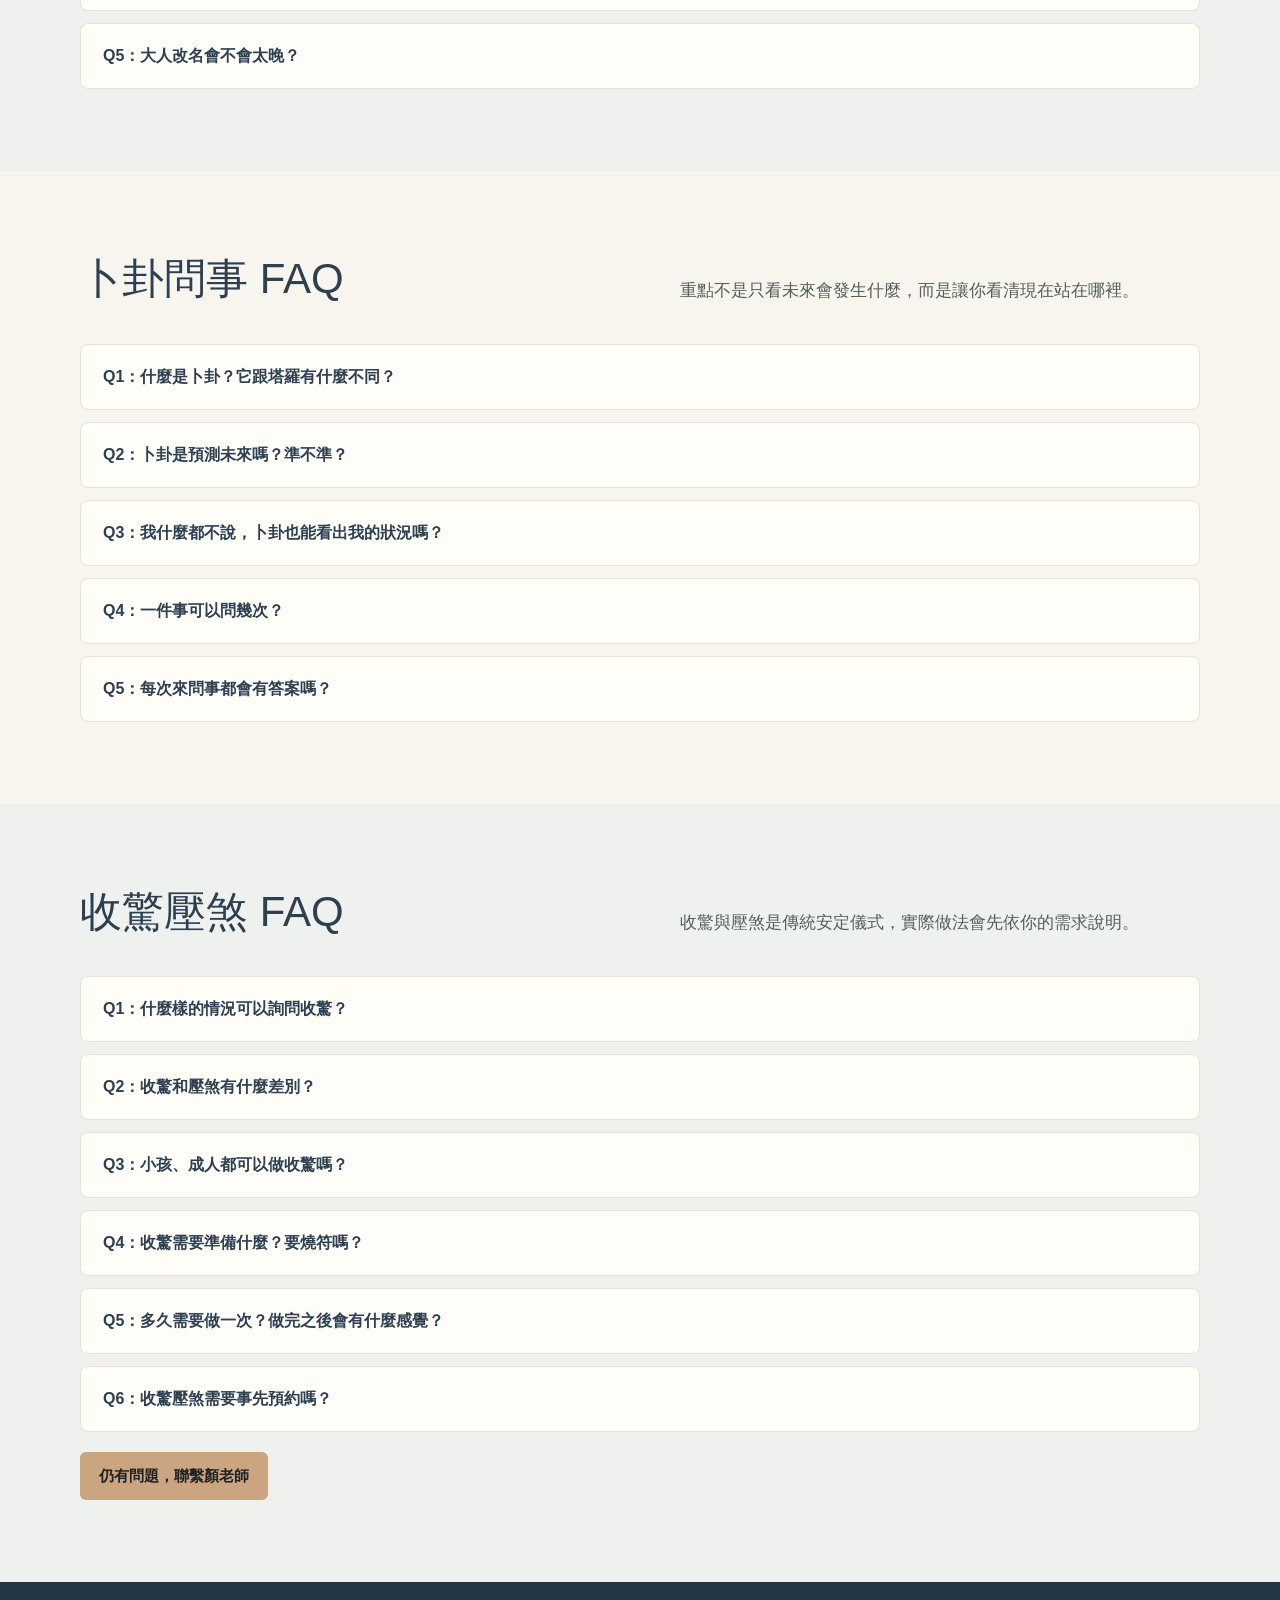
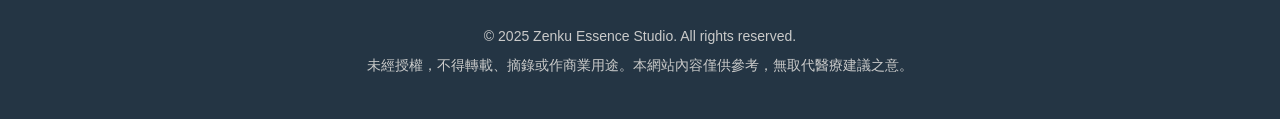
<file: zenku_faq.html>
<!doctype html>
<html lang="zh-Hant">
<head>
  <meta charset="utf-8">
  <meta name="viewport" content="width=device-width, initial-scale=1">
  <meta name="google-site-verification" content="PKCmUZKWx8pQenaztlwtVWz2rB76YVu0kCkq9oguZCM" />
  <title>常見問題｜澤奎本質療癒所</title>
  <link rel="icon" type="image/png" href="Logo.png?v=3">
  <link rel="shortcut icon" type="image/png" href="Logo.png?v=3">
  <meta name="description" content="整理靈氣療癒、姓名命名改名、易經卜卦、收驚壓煞與預約方式的常見問題，協助第一次來訪的人快速了解服務。">
  <link rel="stylesheet" href="zenku_pages.css?v=6">
  <!-- SEO-BEGIN -->
  <link rel="canonical" href="https://zenku-essence-studio.github.io/zenku_faq.html">
  <meta property="og:locale" content="zh_TW">
  <meta property="og:type" content="website">
  <meta property="og:title" content="常見問題｜澤奎本質療癒所">
  <meta property="og:description" content="整理靈氣療癒、姓名命名改名、易經卜卦、收驚壓煞與預約方式的常見問題，協助第一次來訪的人快速了解服務。">
  <meta property="og:url" content="https://zenku-essence-studio.github.io/zenku_faq.html">
  <meta property="og:site_name" content="澤奎本質療癒所">
  <meta property="og:image" content="https://zenku-essence-studio.github.io/zenku-main-visual.png">
  <meta name="twitter:card" content="summary_large_image">
  <script type="application/ld+json">
{"@context":"https://schema.org","@graph":[{"@type":"Organization","@id":"https://zenku-essence-studio.github.io/#organization","name":"澤奎本質療癒所","alternateName":"Zenku Essence Studio","url":"https://zenku-essence-studio.github.io/","logo":"https://zenku-essence-studio.github.io/Logo.png","contactPoint":[{"@type":"ContactPoint","contactType":"customer service","telephone":"+886-981-656-225","url":"https://m.me/zenkuessence","availableLanguage":["zh-Hant"]}]},{"@type":"WebSite","@id":"https://zenku-essence-studio.github.io/#website","url":"https://zenku-essence-studio.github.io/","name":"澤奎本質療癒所","publisher":{"@id":"https://zenku-essence-studio.github.io/#organization"},"inLanguage":"zh-Hant"},{"@type":"FAQPage","@id":"https://zenku-essence-studio.github.io/zenku_faq.html#webpage","url":"https://zenku-essence-studio.github.io/zenku_faq.html","name":"常見問題｜澤奎本質療癒所","description":"整理靈氣療癒、姓名命名改名、易經卜卦、收驚壓煞與預約方式的常見問題，協助第一次來訪的人快速了解服務。","isPartOf":{"@id":"https://zenku-essence-studio.github.io/#website"},"about":{"@id":"https://zenku-essence-studio.github.io/#organization"},"inLanguage":"zh-Hant"},{"@type":"FAQPage","@id":"https://zenku-essence-studio.github.io/zenku_faq.html#faq","url":"https://zenku-essence-studio.github.io/zenku_faq.html","name":"常見問題","mainEntity":[{"@type":"Question","name":"靈氣是什麼？真的有效嗎？","acceptedAnswer":{"@type":"Answer","text":"靈氣源自日本，通常以雙手接觸或懸停進行。感受因人而異。若有身體症狀，請先由醫療人員評估；靈氣不取代診斷或治療。"}},{"@type":"Question","name":"什麼是卜卦？它跟塔羅有什麼不同？","acceptedAnswer":{"@type":"Answer","text":"卜卦以易經卦象觀察局勢與變化，協助釐清當下問題、時機與可行方向。"}},{"@type":"Question","name":"什麼樣的情況可以詢問收驚？","acceptedAnswer":{"@type":"Answer","text":"孩子或成人受驚後想了解傳統安定儀式，可以先來電詢問。若有發燒、持續失眠或身體不適，請先尋求醫療評估。"}}]}]}
  </script>
  <!-- SEO-END --></head>
<body>
  <header class="site-header">
    <nav class="nav" aria-label="主導覽">
      <a class="brand" href="index.html"><span class="brand-mark image-mark" aria-hidden="true"></span><span>澤奎本質療癒所</span></a>
      <input class="menu-toggle" type="checkbox" id="menu-toggle">
      <label class="menu-button" for="menu-toggle" aria-label="開啟選單"><span></span></label>
      <div class="nav-links">
        <a href="zenku_about.html">關於</a>
        <a href="zenku_reiki.html">靈氣</a>
        <a href="zenku_naming.html">姓名</a>
        <a href="zenku_divination.html">卜卦</a>
        <a href="zenku_calm.html">收驚</a>
        <a href="zenku_booking.html">預約</a>
        <a class="active" href="zenku_faq.html">常見問題</a>
        <a href="zenku_notes.html">療癒隨筆</a>
      </div>
    </nav>
  </header>

  <main>
    <section class="subhero">
      <div class="subhero-inner">
        <p class="eyebrow">常見問題</p>
        <h1>預約前，你可能想先知道的事。</h1>
        <p class="hero-copy">先了解每項服務的方式、界線與常見疑問，再決定是否預約。</p>
      </div>
    </section>

    <section class="section">
      <div class="wrap">
        <div class="section-head">
          <h2 class="section-title">靈氣療癒 FAQ</h2>
          <p class="lead">靈氣是源自日本的身心體驗，過程中的感受因人而異；若有身體症狀，仍請先由醫療人員評估。</p>
        </div>
        <div class="faq-list">
          <details><summary>Q1：靈氣是什麼？真的有效嗎？</summary><p>靈氣源自日本，通常以雙手接觸或懸停的方式進行。有人會覺得放鬆，也有人沒有特別感受。</p><p>如果有身體症狀，請先由醫療人員評估，靈氣不取代診斷或治療。</p></details>
          <details><summary>Q2：我不是靈性體質，也能做靈氣嗎？</summary><p>可以先來了解，不需要特定信仰或體質。過程可選擇接觸、無接觸或遠距方式；如果有疑慮，預約時可以先說。</p></details>
          <details><summary>Q3：做靈氣會不會耗損治療師的能量？</summary><p>不會。靈氣不是用自己的能量去「給予」他人，而是作為宇宙能量的管道。</p><p>療癒師只是連結與引導，不會因為療癒而感到耗弱。</p></details>
          <details><summary>Q4：靈氣會不會讓我「卡到」或「被附身」？</summary><p>不會。靈氣的本質說穿了就是能量守恆的物理現象罷了。過程中我們所做的，是協助你回到自己的中心，而不是開放接收不明能量。</p></details>
          <details><summary>Q5：第一次做靈氣療癒會緊張怎麼辦？</summary><p>第一次來會緊張很正常。不需要特定信念，也不必強迫自己放鬆。開始前我會說明方式，過程由我帶領，並依現場狀況調整；若感到不適，請告訴我，我會先停下確認。</p></details>
        </div>
      </div>
    </section>

    <section class="section soft">
      <div class="wrap">
        <div class="section-head">
          <h2 class="section-title">取名改名 FAQ</h2>
          <p class="lead">名字不會「魔法改命」，但它是你與命運互動的一部分。</p>
        </div>
        <div class="faq-list">
          <details><summary>Q1：改名真的會改變命運嗎？</summary><p>名字不會「魔法改命」，但它是你與命運互動的一部分。若能與你的八字節奏、個性氣場貼合，名字會像一個協助你安住自我的符咒，讓你活得更順、更有力。</p></details>
          <details><summary>Q2：命名會考慮什麼？生肖、八字還是音韻？</summary><p>我們採用「生肖姓名學」，從八字用神、生肖屬性、人生節奏與文字意象出發，再結合五音、字義與文化脈絡，為你量身打造貼合本質的名字。</p></details>
          <details><summary>Q3：名字一定要很好聽嗎？可以指定用字嗎？</summary><p>好聽與否見仁見智。我們重視的是「這個字是否適合你」，若你有特別偏好或忌諱的字，可先告知，我們會在合命與喜好之間協調。</p></details>
          <details><summary>Q4：孩子已經取名，可以幫忙評估嗎？</summary><p>可以。我們可以協助你釐清這個名字是否與孩子的命格、生肖相符，也可提出優化建議。</p></details>
          <details><summary>Q5：大人改名會不會太晚？</summary><p>一念懺悔萬罪消。當你意識到自己的人生節奏需要轉換，改名就是一種象徵性的重新對齊，無論年齡，都來得及。</p></details>
        </div>
      </div>
    </section>

    <section class="section">
      <div class="wrap">
        <div class="section-head">
          <h2 class="section-title">卜卦問事 FAQ</h2>
          <p class="lead">重點不是只看未來會發生什麼，而是讓你看清現在站在哪裡。</p>
        </div>
        <div class="faq-list">
          <details><summary>Q1：什麼是卜卦？它跟塔羅有什麼不同？</summary><p>我們使用的是《易經》六爻卜卦，強調「當下」的狀態與情勢結構，宿命論對我來說沒有意義，能協助你看清問題本質與內在的選擇力量，並讓自己的人生過得更好才是重要的。它比起塔羅更著重時空脈絡與陰陽變化。</p></details>
          <details><summary>Q2：卜卦是預測未來嗎？準不準？</summary><p>卜卦能反映出「你當下的能量狀態與外部條件」，並推演出此狀態若持續發展，可能會走向的局勢。這種推演不是宿命的預測，而是一種動態的洞察——當你行為改變，結果也會隨之改變。</p><p>六爻卜卦的準確性，來自於它對時空、結構、陰陽與變化的細緻捕捉。重點不是只看未來會發生什麼，而是讓你看清：「你現在站在哪裡？往哪裡走會怎樣？」，進而做出更清明的選擇。</p></details>
          <details><summary>Q3：我什麼都不說，卜卦也能看出我的狀況嗎？</summary><p>可以。但我們建議簡單描述你想問的主題（例如：感情、工作、疾病），這樣可以讓解卦更聚焦，協助你釐清盲點與行動方向。</p></details>
          <details><summary>Q4：一件事可以問幾次？</summary><p>一件事建議只問一次。反覆問同一問題，反而會讓訊息混亂。當你有新的理解或處境變化，再問新的卦才有意義。</p></details>
          <details><summary>Q5：每次來問事都會有答案嗎？</summary><p>有時卦象清晰明確，給出具體的方向；有時則像一面霧鏡，反映的不是事件本身，而是你內心的混亂與未決。這不是卜卦不準，而是你還沒準備好看見真正的問題。</p><p>此外，卜卦雖能掌握變化與選擇的力量，但仍有一部分屬於命定的結構——約莫一成左右，是「命」的範圍。那是即使我們看見、理解，也無法改變的軌道。在這種情況下，卜卦的功能不是改變命運，而是協助你接受、安住，並找出如何走得更穩、更不違和的方式。</p></details>
        </div>
      </div>
    </section>

    <section class="section soft">
      <div class="wrap">
        <div class="section-head">
          <h2 class="section-title">收驚壓煞 FAQ</h2>
          <p class="lead">收驚與壓煞是傳統安定儀式，實際做法會先依你的需求說明。</p>
        </div>
        <div class="faq-list">
          <details><summary>Q1：什麼樣的情況可以詢問收驚？</summary><p>孩子受驚後夜裡不安、成人驚嚇後想安定心神，或生活變動時想了解傳統儀式，都可以先來電詢問。若有發燒、持續失眠或身體不適，請先尋求醫療評估；收驚不取代醫療。</p></details>
          <details><summary>Q2：收驚和壓煞有什麼差別？</summary><p>在傳統說法中，收驚偏向安定心神，壓煞偏向處理對環境的顧慮。實際如何進行，會先了解你的情況並說明。</p></details>
          <details><summary>Q3：小孩、成人都可以做收驚嗎？</summary><p>孩子或成人都可以先來電詢問，顏老師會說明方式，再由你決定是否安排。若孩子有發燒或持續不適，請先就醫了解原因。</p></details>
          <details><summary>Q4：收驚需要準備什麼？要燒符嗎？</summary><p>我們的收驚方式不涉及燒符或驅邪，只需要你放鬆心情、願意回到自己的中心。通常不需攜帶供品，過程中會有簡單的香火與靜心引導。</p></details>
          <details><summary>Q5：多久需要做一次？做完之後會有什麼感覺？</summary><p>沒有固定次數。每個人的感受不同，可以先說明狀況再決定是否安排。若睡眠或身體不適持續，請尋求醫療評估。</p></details>
          <details><summary>Q6：收驚壓煞需要事先預約嗎？</summary><p>不需在網站上事先預約。請於需要當日致電 0981-656225，由顏老師依當天狀況與個案需求協助判斷；特定日子與時辰不另行公告。</p></details>
        </div>
        <a class="button" href="zenku_booking.html">仍有問題，聯繫顏老師</a>
      </div>
    </section>
  </main>

  <footer class="site-footer"><p>© 2025 Zenku Essence Studio. All rights reserved.</p><p>未經授權，不得轉載、摘錄或作商業用途。本網站內容僅供參考，無取代醫療建議之意。</p></footer>
</body>
</html>
</file>
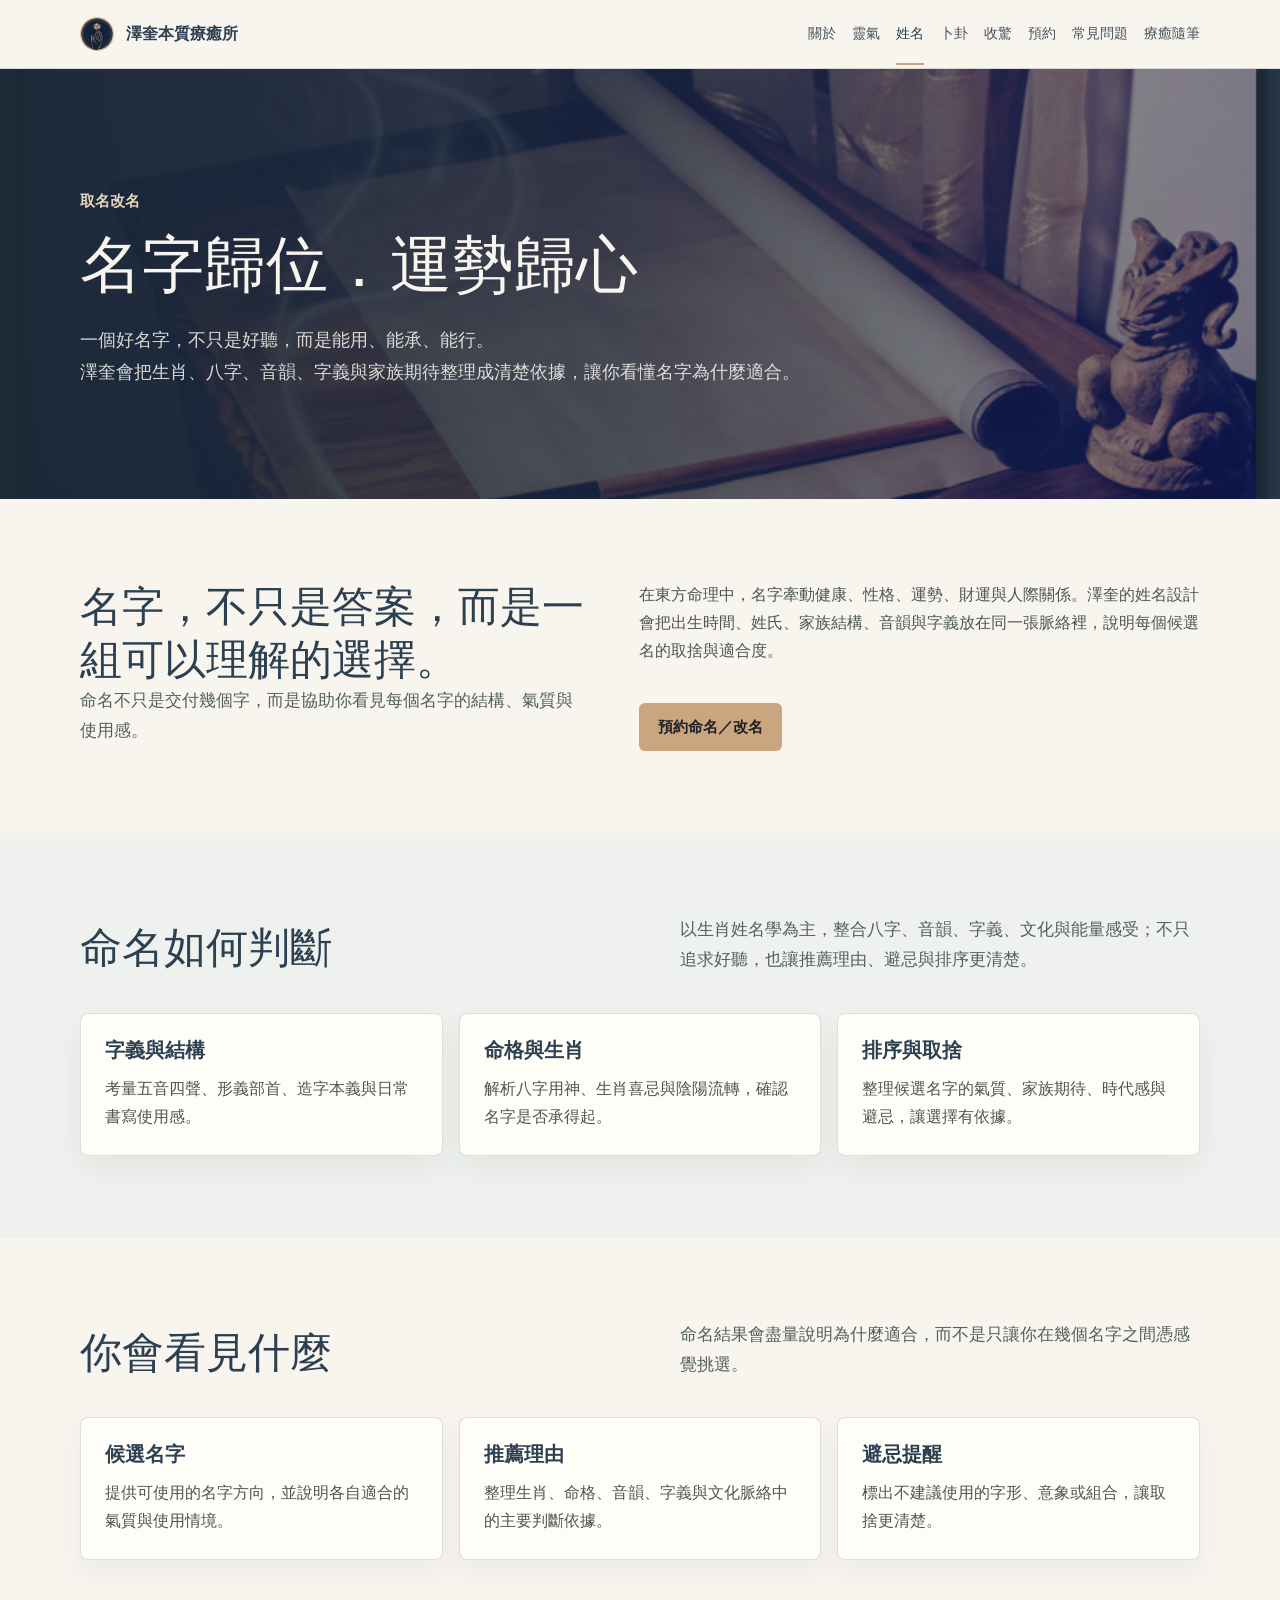
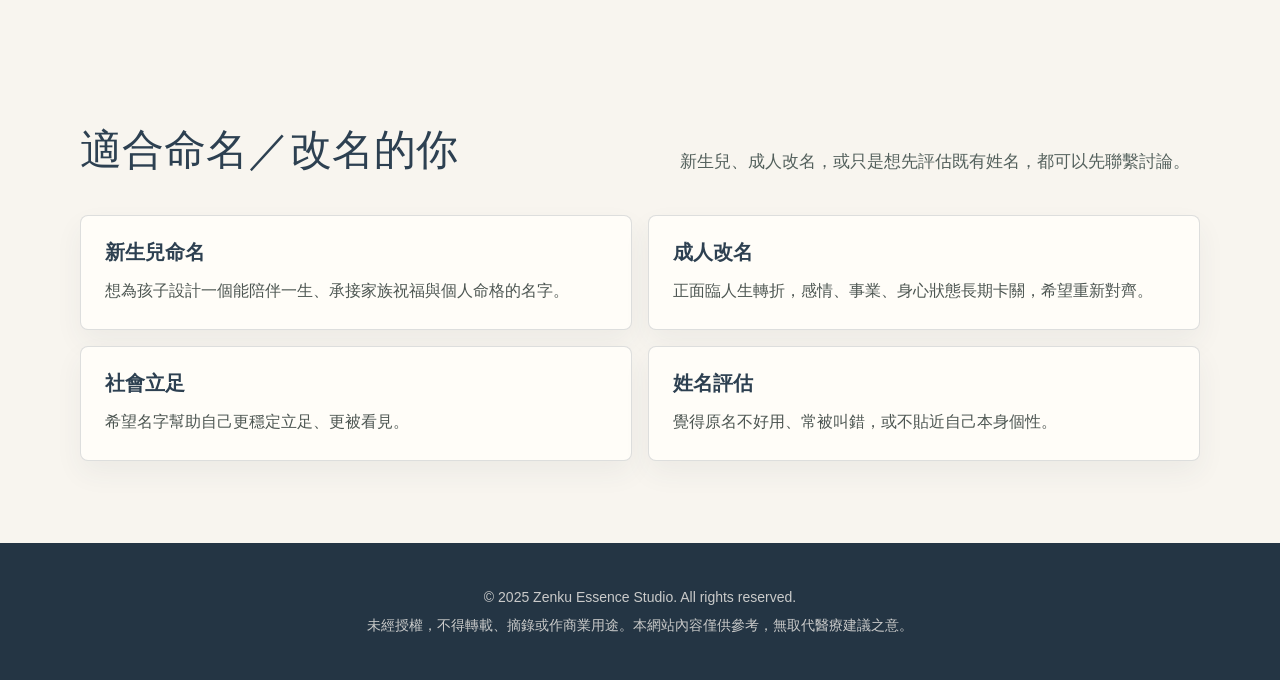
<file: zenku_naming.html>
<!doctype html>
<html lang="zh-Hant">
<head>
  <meta charset="utf-8">
  <meta name="viewport" content="width=device-width, initial-scale=1">
  <meta name="google-site-verification" content="PKCmUZKWx8pQenaztlwtVWz2rB76YVu0kCkq9oguZCM" />
  <title>姓名命名與改名諮詢｜澤奎本質療癒所</title>
  <link rel="icon" type="image/png" href="Logo.png?v=3">
  <link rel="shortcut icon" type="image/png" href="Logo.png?v=3">
  <meta name="description" content="姓名命名與改名諮詢，從生肖、八字、音韻、字義與文化脈絡整理命名理由，協助你看懂每個名字的適合度與選擇依據。">
  <link rel="stylesheet" href="zenku_pages.css?v=6">
  <!-- SEO-BEGIN -->
  <link rel="canonical" href="https://zenku-essence-studio.github.io/zenku_naming.html">
  <meta property="og:locale" content="zh_TW">
  <meta property="og:type" content="website">
  <meta property="og:title" content="姓名命名與改名諮詢｜澤奎本質療癒所">
  <meta property="og:description" content="姓名命名與改名諮詢，從生肖、八字、音韻、字義與文化脈絡整理命名理由，協助你看懂每個名字的適合度與選擇依據。">
  <meta property="og:url" content="https://zenku-essence-studio.github.io/zenku_naming.html">
  <meta property="og:site_name" content="澤奎本質療癒所">
  <meta property="og:image" content="https://zenku-essence-studio.github.io/zenku-main-visual.png">
  <meta name="twitter:card" content="summary_large_image">
  <script type="application/ld+json">
{"@context":"https://schema.org","@graph":[{"@type":"Organization","@id":"https://zenku-essence-studio.github.io/#organization","name":"澤奎本質療癒所","alternateName":"Zenku Essence Studio","url":"https://zenku-essence-studio.github.io/","logo":"https://zenku-essence-studio.github.io/Logo.png","contactPoint":[{"@type":"ContactPoint","contactType":"customer service","telephone":"+886-981-656-225","url":"https://m.me/zenkuessence","availableLanguage":["zh-Hant"]}]},{"@type":"WebSite","@id":"https://zenku-essence-studio.github.io/#website","url":"https://zenku-essence-studio.github.io/","name":"澤奎本質療癒所","publisher":{"@id":"https://zenku-essence-studio.github.io/#organization"},"inLanguage":"zh-Hant"},{"@type":"Service","@id":"https://zenku-essence-studio.github.io/zenku_naming.html#service","name":"姓名命名與改名諮詢","description":"姓名命名與改名諮詢，從生肖、八字、音韻、字義與文化脈絡整理命名理由，協助你看懂每個名字的適合度與選擇依據。","provider":{"@id":"https://zenku-essence-studio.github.io/#organization"},"areaServed":"Taiwan","url":"https://zenku-essence-studio.github.io/zenku_naming.html","inLanguage":"zh-Hant"},{"@type":"WebPage","@id":"https://zenku-essence-studio.github.io/zenku_naming.html#webpage","url":"https://zenku-essence-studio.github.io/zenku_naming.html","name":"姓名命名與改名諮詢｜澤奎本質療癒所","description":"姓名命名與改名諮詢，從生肖、八字、音韻、字義與文化脈絡整理命名理由，協助你看懂每個名字的適合度與選擇依據。","isPartOf":{"@id":"https://zenku-essence-studio.github.io/#website"},"about":{"@id":"https://zenku-essence-studio.github.io/#organization"},"inLanguage":"zh-Hant"}]}
  </script>
  <!-- SEO-END --></head>
<body>
  <header class="site-header">
    <nav class="nav" aria-label="主導覽">
      <a class="brand" href="index.html"><span class="brand-mark image-mark" aria-hidden="true"></span><span>澤奎本質療癒所</span></a>
      <input class="menu-toggle" type="checkbox" id="menu-toggle">
      <label class="menu-button" for="menu-toggle" aria-label="開啟選單"><span></span></label>
      <div class="nav-links">
        
        <a href="zenku_about.html">關於</a>
        <a href="zenku_reiki.html">靈氣</a>
        <a class="active" href="zenku_naming.html">姓名</a>
        <a href="zenku_divination.html">卜卦</a>
        <a href="zenku_calm.html">收驚</a>
        <a href="zenku_booking.html">預約</a>
        <a href="zenku_faq.html">常見問題</a>
        <a href="zenku_notes.html">療癒隨筆</a>
      </div>
    </nav>
  </header>

  <main>
    <section class="subhero" style="--hero-image: url('zenku-naming-hero.png')">
      <div class="subhero-inner">
        <p class="eyebrow">取名改名</p>
        <h1>名字歸位．運勢歸心</h1>
        <p class="hero-copy">一個好名字，不只是好聽，而是能用、能承、能行。<br>澤奎會把生肖、八字、音韻、字義與家族期待整理成清楚依據，讓你看懂名字為什麼適合。</p>
      </div>
    </section>

    <section class="section">
      <div class="wrap split">
        <div>
          <h2 class="section-title">名字，不只是答案，而是一組可以理解的選擇。</h2>
          <p class="lead">命名不只是交付幾個字，而是協助你看見每個名字的結構、氣質與使用感。</p>
        </div>
        <div class="copy">
          <p>在東方命理中，名字牽動健康、性格、運勢、財運與人際關係。澤奎的姓名設計會把出生時間、姓氏、家族結構、音韻與字義放在同一張脈絡裡，說明每個候選名的取捨與適合度。</p>
          <a class="button" href="zenku_booking.html">預約命名／改名</a>
        </div>
      </div>
    </section>

    <section class="section soft">
      <div class="wrap">
        <div class="section-head">
          <h2 class="section-title">命名如何判斷</h2>
          <p class="lead">以生肖姓名學為主，整合八字、音韻、字義、文化與能量感受；不只追求好聽，也讓推薦理由、避忌與排序更清楚。</p>
        </div>
        <div class="card-grid">
          <article class="card"><h3>字義與結構</h3><p>考量五音四聲、形義部首、造字本義與日常書寫使用感。</p></article>
          <article class="card"><h3>命格與生肖</h3><p>解析八字用神、生肖喜忌與陰陽流轉，確認名字是否承得起。</p></article>
          <article class="card"><h3>排序與取捨</h3><p>整理候選名字的氣質、家族期待、時代感與避忌，讓選擇有依據。</p></article>
        </div>
      </div>
    </section>

    <section class="section">
      <div class="wrap">
        <div class="section-head">
          <h2 class="section-title">你會看見什麼</h2>
          <p class="lead">命名結果會盡量說明為什麼適合，而不是只讓你在幾個名字之間憑感覺挑選。</p>
        </div>
        <div class="card-grid">
          <article class="card"><h3>候選名字</h3><p>提供可使用的名字方向，並說明各自適合的氣質與使用情境。</p></article>
          <article class="card"><h3>推薦理由</h3><p>整理生肖、命格、音韻、字義與文化脈絡中的主要判斷依據。</p></article>
          <article class="card"><h3>避忌提醒</h3><p>標出不建議使用的字形、意象或組合，讓取捨更清楚。</p></article>
        </div>
      </div>
    </section>

    <section class="section">
      <div class="wrap">
        <div class="section-head">
          <h2 class="section-title">適合命名／改名的你</h2>
          <p class="lead">新生兒、成人改名，或只是想先評估既有姓名，都可以先聯繫討論。</p>
        </div>
        <div class="card-grid two">
          <article class="card"><h3>新生兒命名</h3><p>想為孩子設計一個能陪伴一生、承接家族祝福與個人命格的名字。</p></article>
          <article class="card"><h3>成人改名</h3><p>正面臨人生轉折，感情、事業、身心狀態長期卡關，希望重新對齊。</p></article>
          <article class="card"><h3>社會立足</h3><p>希望名字幫助自己更穩定立足、更被看見。</p></article>
          <article class="card"><h3>姓名評估</h3><p>覺得原名不好用、常被叫錯，或不貼近自己本身個性。</p></article>
        </div>
      </div>
    </section>
  </main>

  <footer class="site-footer"><p>© 2025 Zenku Essence Studio. All rights reserved.</p><p>未經授權，不得轉載、摘錄或作商業用途。本網站內容僅供參考，無取代醫療建議之意。</p></footer>
</body>
</html>
</file>
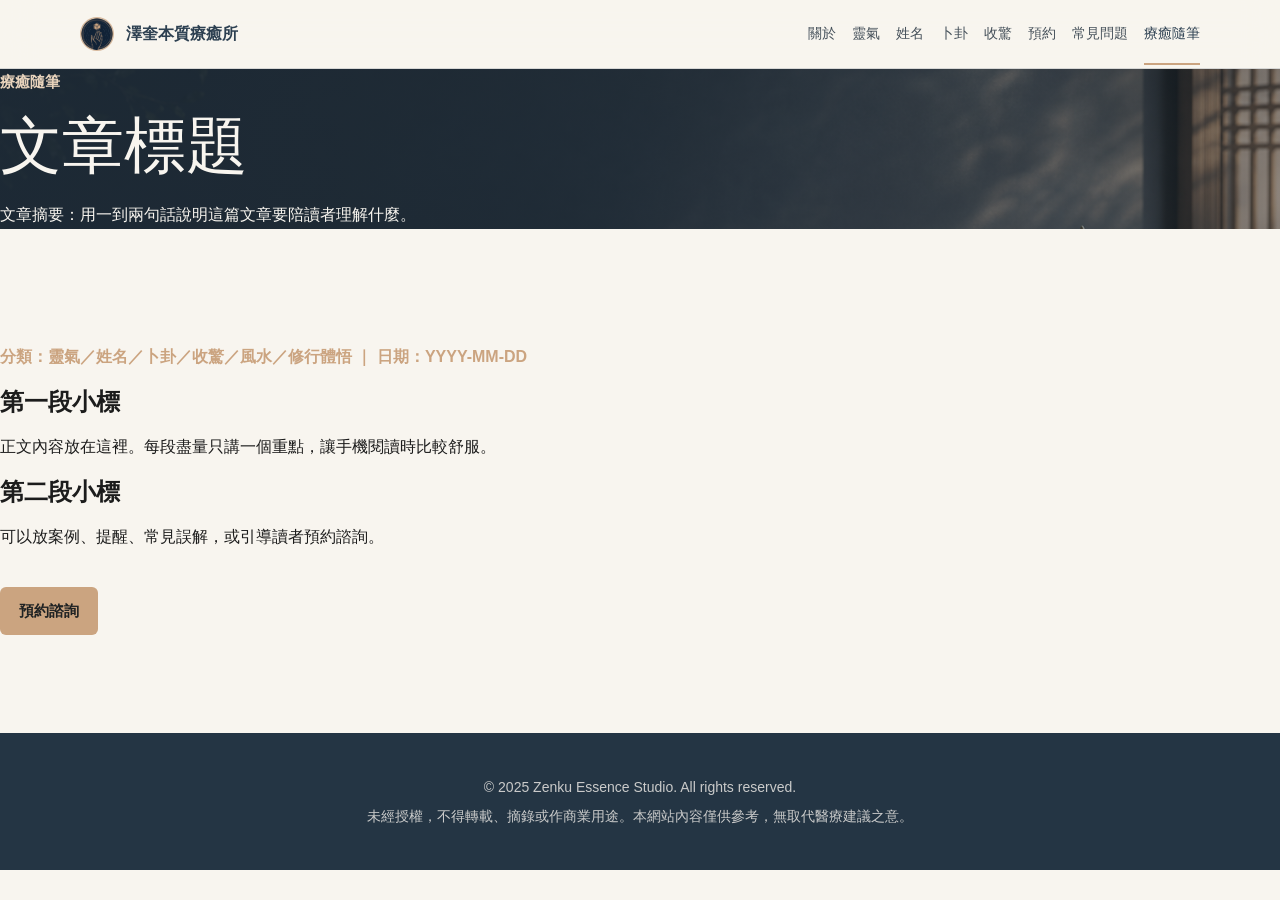
<file: zenku_note_template.html>
<!doctype html>
<html lang="zh-Hant">
<head>
  <meta charset="utf-8">
  <meta name="viewport" content="width=device-width, initial-scale=1">
  <title>文章標題｜療癒隨筆｜澤奎本質療癒所</title>
  <meta name="description" content="請在這裡填入 80 到 120 字的文章摘要，說明這篇療癒隨筆要回答的問題或分享的觀點。">
  <meta name="robots" content="noindex">
  <link rel="icon" type="image/png" href="Logo.png?v=3">
  <link rel="stylesheet" href="zenku_pages.css?v=6">
</head>
<body>
  <header class="site-header">
    <nav class="nav" aria-label="主導覽">
      <a class="brand" href="index.html"><span class="brand-mark image-mark" aria-hidden="true"></span><span>澤奎本質療癒所</span></a>
      <button class="menu-toggle" type="button" aria-label="開啟選單" aria-expanded="false">☰</button>
      <div class="nav-links">
        <a href="zenku_about.html">關於</a><a href="zenku_reiki.html">靈氣</a><a href="zenku_naming.html">姓名</a><a href="zenku_divination.html">卜卦</a><a href="zenku_calm.html">收驚</a><a href="zenku_booking.html">預約</a><a href="zenku_faq.html">常見問題</a><a class="active" href="zenku_notes.html">療癒隨筆</a>
      </div>
    </nav>
  </header>
  <main>
    <section class="subhero">
      <div class="subhero-content">
        <p class="eyebrow">療癒隨筆</p>
        <h1>文章標題</h1>
        <p>文章摘要：用一到兩句話說明這篇文章要陪讀者理解什麼。</p>
      </div>
    </section>
    <article class="section">
      <div class="narrow">
        <p class="tagline">分類：靈氣／姓名／卜卦／收驚／風水／修行體悟 ｜ 日期：YYYY-MM-DD</p>
        <h2>第一段小標</h2>
        <p>正文內容放在這裡。每段盡量只講一個重點，讓手機閱讀時比較舒服。</p>
        <h2>第二段小標</h2>
        <p>可以放案例、提醒、常見誤解，或引導讀者預約諮詢。</p>
        <p><a class="button" href="zenku_booking.html">預約諮詢</a></p>
      </div>
    </article>
  </main>
  <footer class="site-footer"><p>© 2025 Zenku Essence Studio. All rights reserved.</p><p>未經授權，不得轉載、摘錄或作商業用途。本網站內容僅供參考，無取代醫療建議之意。</p></footer>
</body>
</html>
</file>
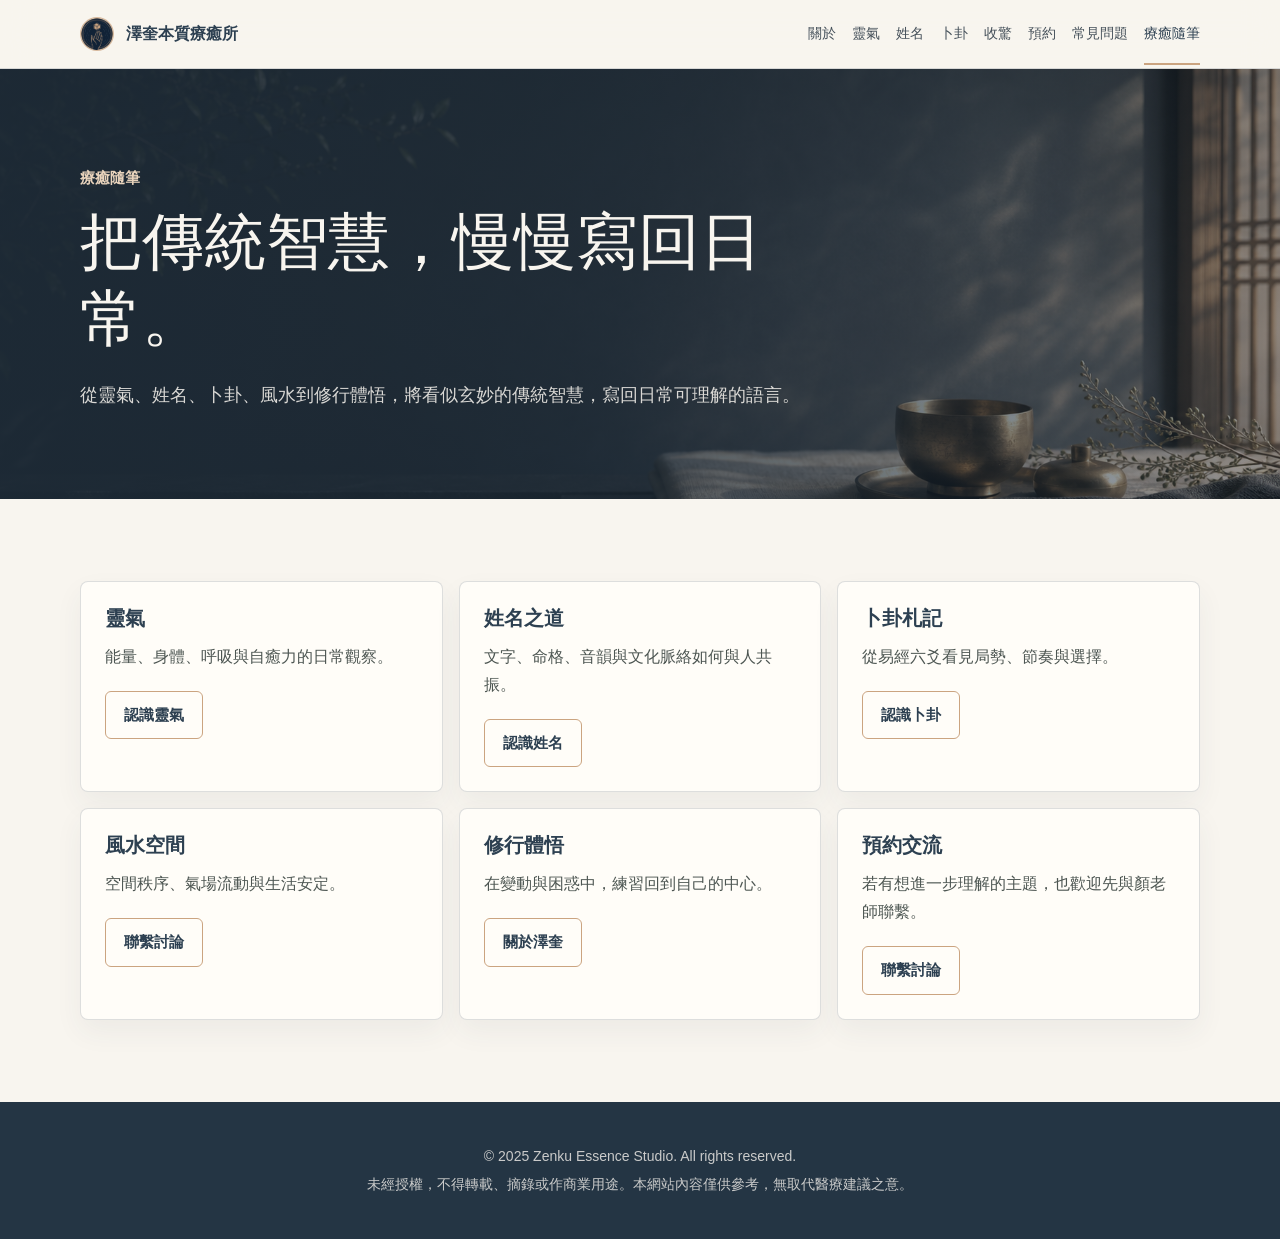
<file: zenku_notes.html>
<!doctype html>
<html lang="zh-Hant">
<head>
  <meta charset="utf-8">
  <meta name="viewport" content="width=device-width, initial-scale=1">
  <meta name="google-site-verification" content="PKCmUZKWx8pQenaztlwtVWz2rB76YVu0kCkq9oguZCM" />
  <title>療癒隨筆｜澤奎本質療癒所</title>
  <link rel="icon" type="image/png" href="Logo.png?v=3">
  <link rel="shortcut icon" type="image/png" href="Logo.png?v=3">
  <meta name="description" content="療癒隨筆收錄靈氣、姓名之道、卜卦札記、風水空間與修行體悟，分享身心安頓與日常觀察。">
  <link rel="stylesheet" href="zenku_pages.css?v=6">
  <!-- SEO-BEGIN -->
  <link rel="canonical" href="https://zenku-essence-studio.github.io/zenku_notes.html">
  <meta property="og:locale" content="zh_TW">
  <meta property="og:type" content="website">
  <meta property="og:title" content="療癒隨筆｜澤奎本質療癒所">
  <meta property="og:description" content="療癒隨筆收錄靈氣、姓名之道、卜卦札記、風水空間與修行體悟，分享身心安頓與日常觀察。">
  <meta property="og:url" content="https://zenku-essence-studio.github.io/zenku_notes.html">
  <meta property="og:site_name" content="澤奎本質療癒所">
  <meta property="og:image" content="https://zenku-essence-studio.github.io/zenku-main-visual.png">
  <meta name="twitter:card" content="summary_large_image">
  <script type="application/ld+json">
{"@context":"https://schema.org","@graph":[{"@type":"Organization","@id":"https://zenku-essence-studio.github.io/#organization","name":"澤奎本質療癒所","alternateName":"Zenku Essence Studio","url":"https://zenku-essence-studio.github.io/","logo":"https://zenku-essence-studio.github.io/Logo.png","contactPoint":[{"@type":"ContactPoint","contactType":"customer service","telephone":"+886-981-656-225","url":"https://m.me/zenkuessence","availableLanguage":["zh-Hant"]}]},{"@type":"WebSite","@id":"https://zenku-essence-studio.github.io/#website","url":"https://zenku-essence-studio.github.io/","name":"澤奎本質療癒所","publisher":{"@id":"https://zenku-essence-studio.github.io/#organization"},"inLanguage":"zh-Hant"},{"@type":"CollectionPage","@id":"https://zenku-essence-studio.github.io/zenku_notes.html#webpage","url":"https://zenku-essence-studio.github.io/zenku_notes.html","name":"療癒隨筆｜澤奎本質療癒所","description":"療癒隨筆收錄靈氣、姓名之道、卜卦札記、風水空間與修行體悟，分享身心安頓與日常觀察。","isPartOf":{"@id":"https://zenku-essence-studio.github.io/#website"},"about":{"@id":"https://zenku-essence-studio.github.io/#organization"},"inLanguage":"zh-Hant"}]}
  </script>
  <!-- SEO-END --></head>
<body>
  <header class="site-header">
    <nav class="nav" aria-label="主導覽">
      <a class="brand" href="index.html"><span class="brand-mark image-mark" aria-hidden="true"></span><span>澤奎本質療癒所</span></a>
      <input class="menu-toggle" type="checkbox" id="menu-toggle">
      <label class="menu-button" for="menu-toggle" aria-label="開啟選單"><span></span></label>
      <div class="nav-links">
        
        <a href="zenku_about.html">關於</a>
        <a href="zenku_reiki.html">靈氣</a>
        <a href="zenku_naming.html">姓名</a>
        <a href="zenku_divination.html">卜卦</a>
        <a href="zenku_calm.html">收驚</a>
        <a href="zenku_booking.html">預約</a>
        <a href="zenku_faq.html">常見問題</a>
        <a class="active" href="zenku_notes.html">療癒隨筆</a>
      </div>
    </nav>
  </header>

  <main>
    <section class="subhero">
      <div class="subhero-inner">
        <p class="eyebrow">療癒隨筆</p>
        <h1>把傳統智慧，慢慢寫回日常。</h1>
        <p class="hero-copy">從靈氣、姓名、卜卦、風水到修行體悟，將看似玄妙的傳統智慧，寫回日常可理解的語言。</p>
      </div>
    </section>

    <section class="section">
      <div class="wrap">
        <div class="card-grid">
          <article class="card"><h3>靈氣</h3><p>能量、身體、呼吸與自癒力的日常觀察。</p><a class="button secondary" href="zenku_reiki.html">認識靈氣</a></article>
          <article class="card"><h3>姓名之道</h3><p>文字、命格、音韻與文化脈絡如何與人共振。</p><a class="button secondary" href="zenku_naming.html">認識姓名</a></article>
          <article class="card"><h3>卜卦札記</h3><p>從易經六爻看見局勢、節奏與選擇。</p><a class="button secondary" href="zenku_divination.html">認識卜卦</a></article>
          <article class="card"><h3>風水空間</h3><p>空間秩序、氣場流動與生活安定。</p><a class="button secondary" href="zenku_booking.html">聯繫討論</a></article>
          <article class="card"><h3>修行體悟</h3><p>在變動與困惑中，練習回到自己的中心。</p><a class="button secondary" href="zenku_about.html">關於澤奎</a></article>
          <article class="card"><h3>預約交流</h3><p>若有想進一步理解的主題，也歡迎先與顏老師聯繫。</p><a class="button secondary" href="zenku_booking.html">聯繫討論</a></article>
        </div>
      </div>
    </section>
  </main>

  <footer class="site-footer"><p>© 2025 Zenku Essence Studio. All rights reserved.</p><p>未經授權，不得轉載、摘錄或作商業用途。本網站內容僅供參考，無取代醫療建議之意。</p></footer>
</body>
</html>
</file>
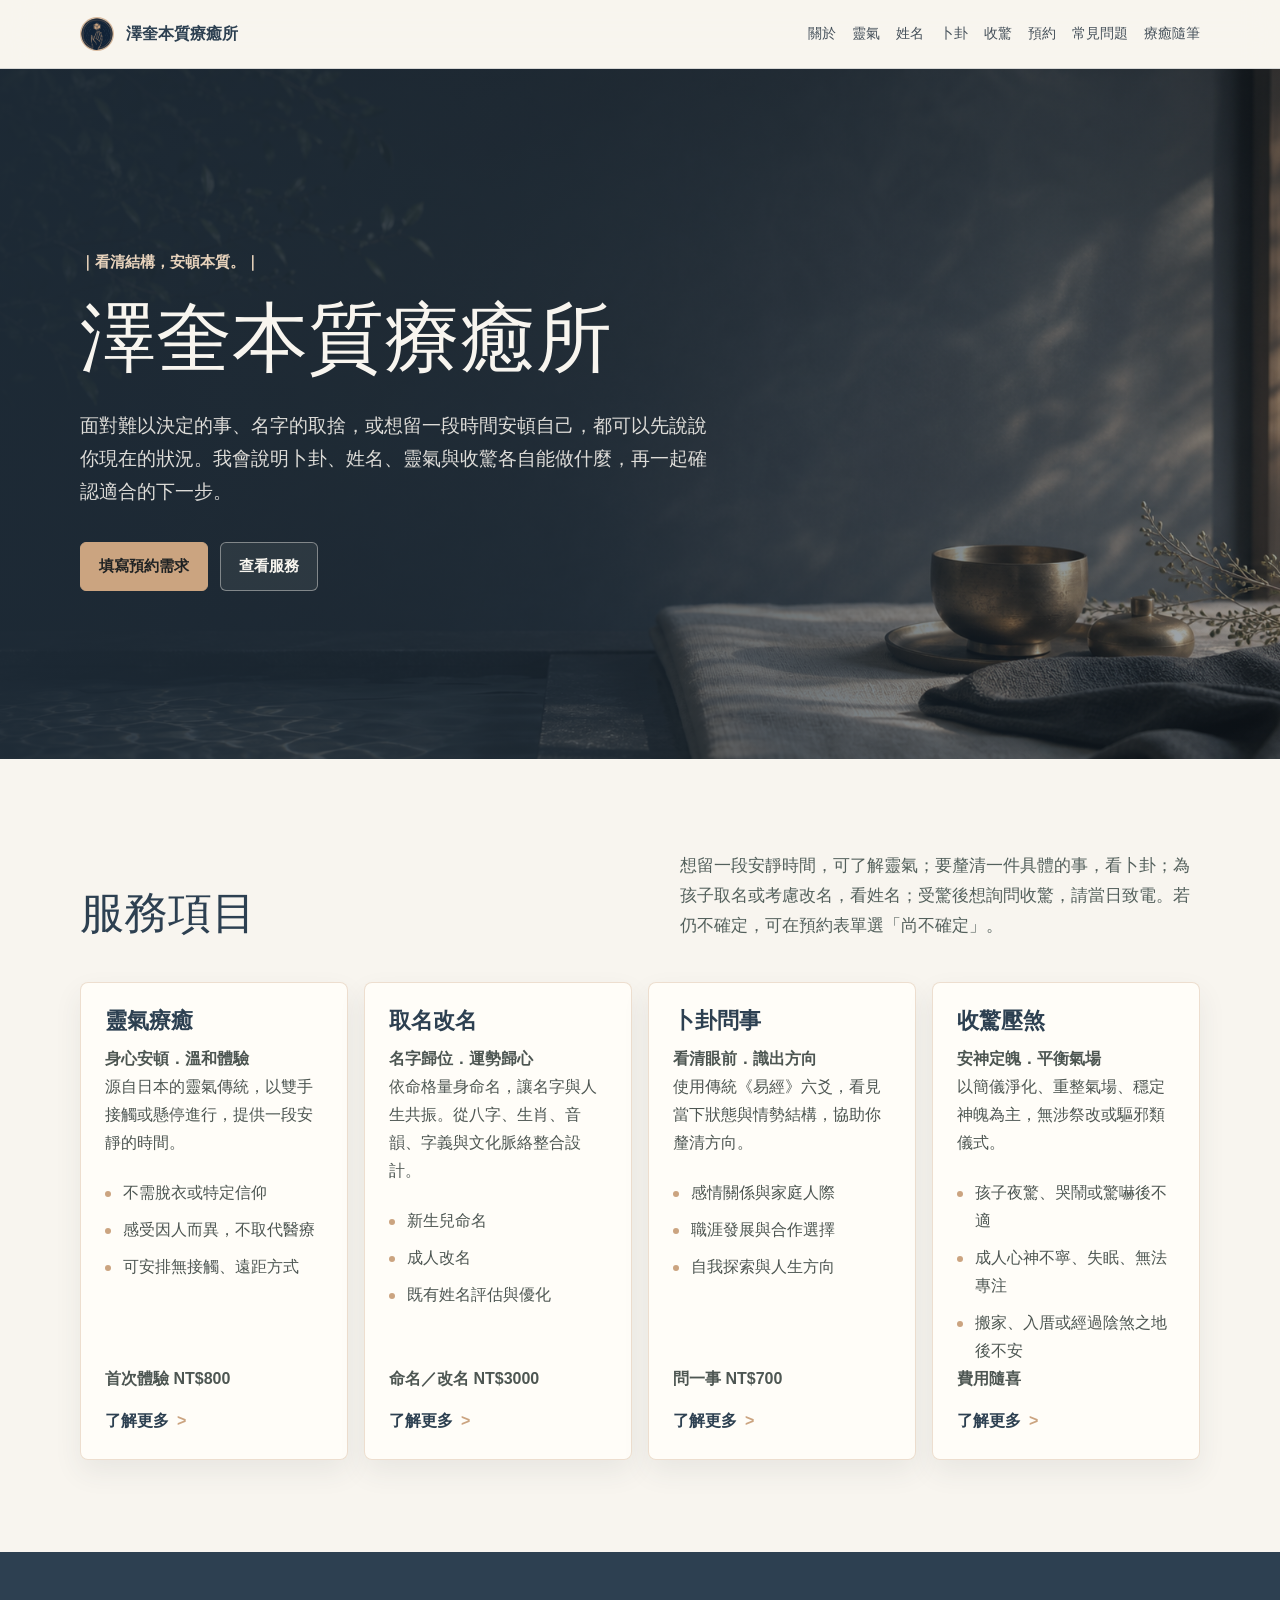
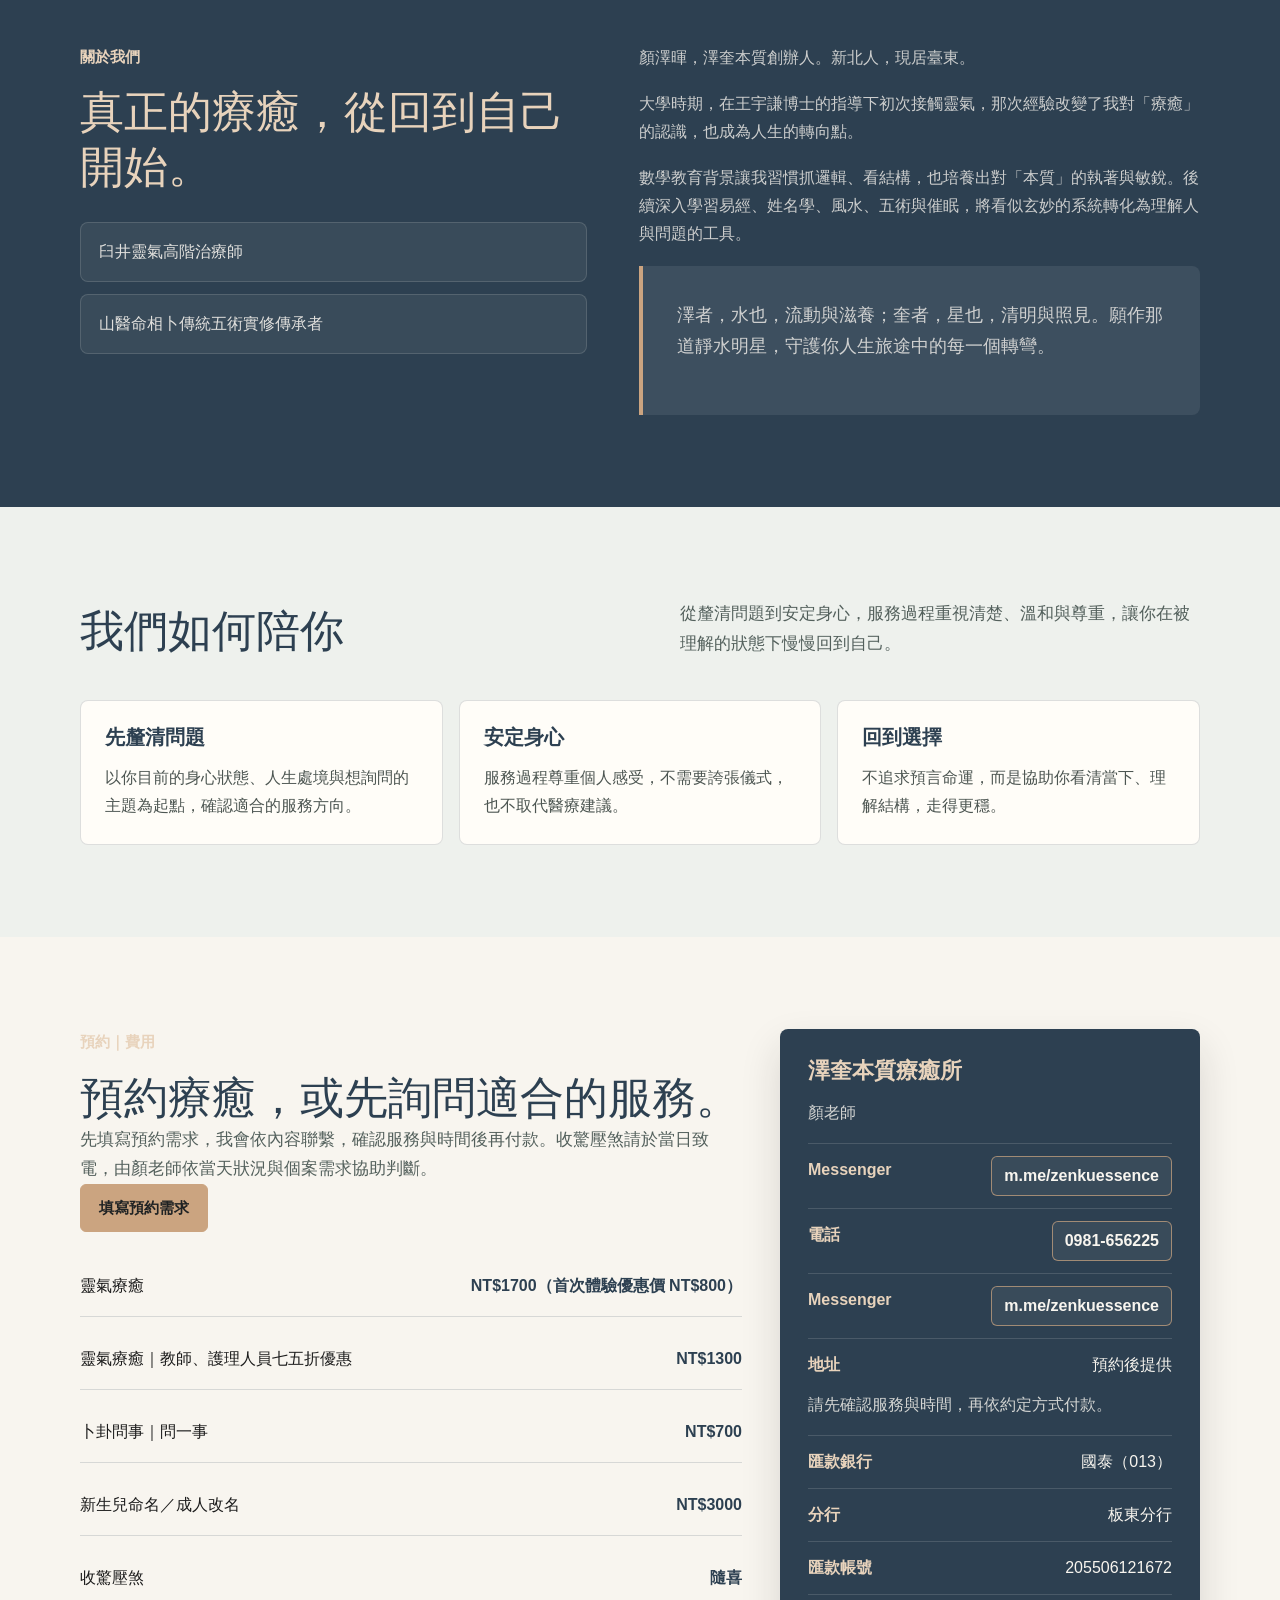
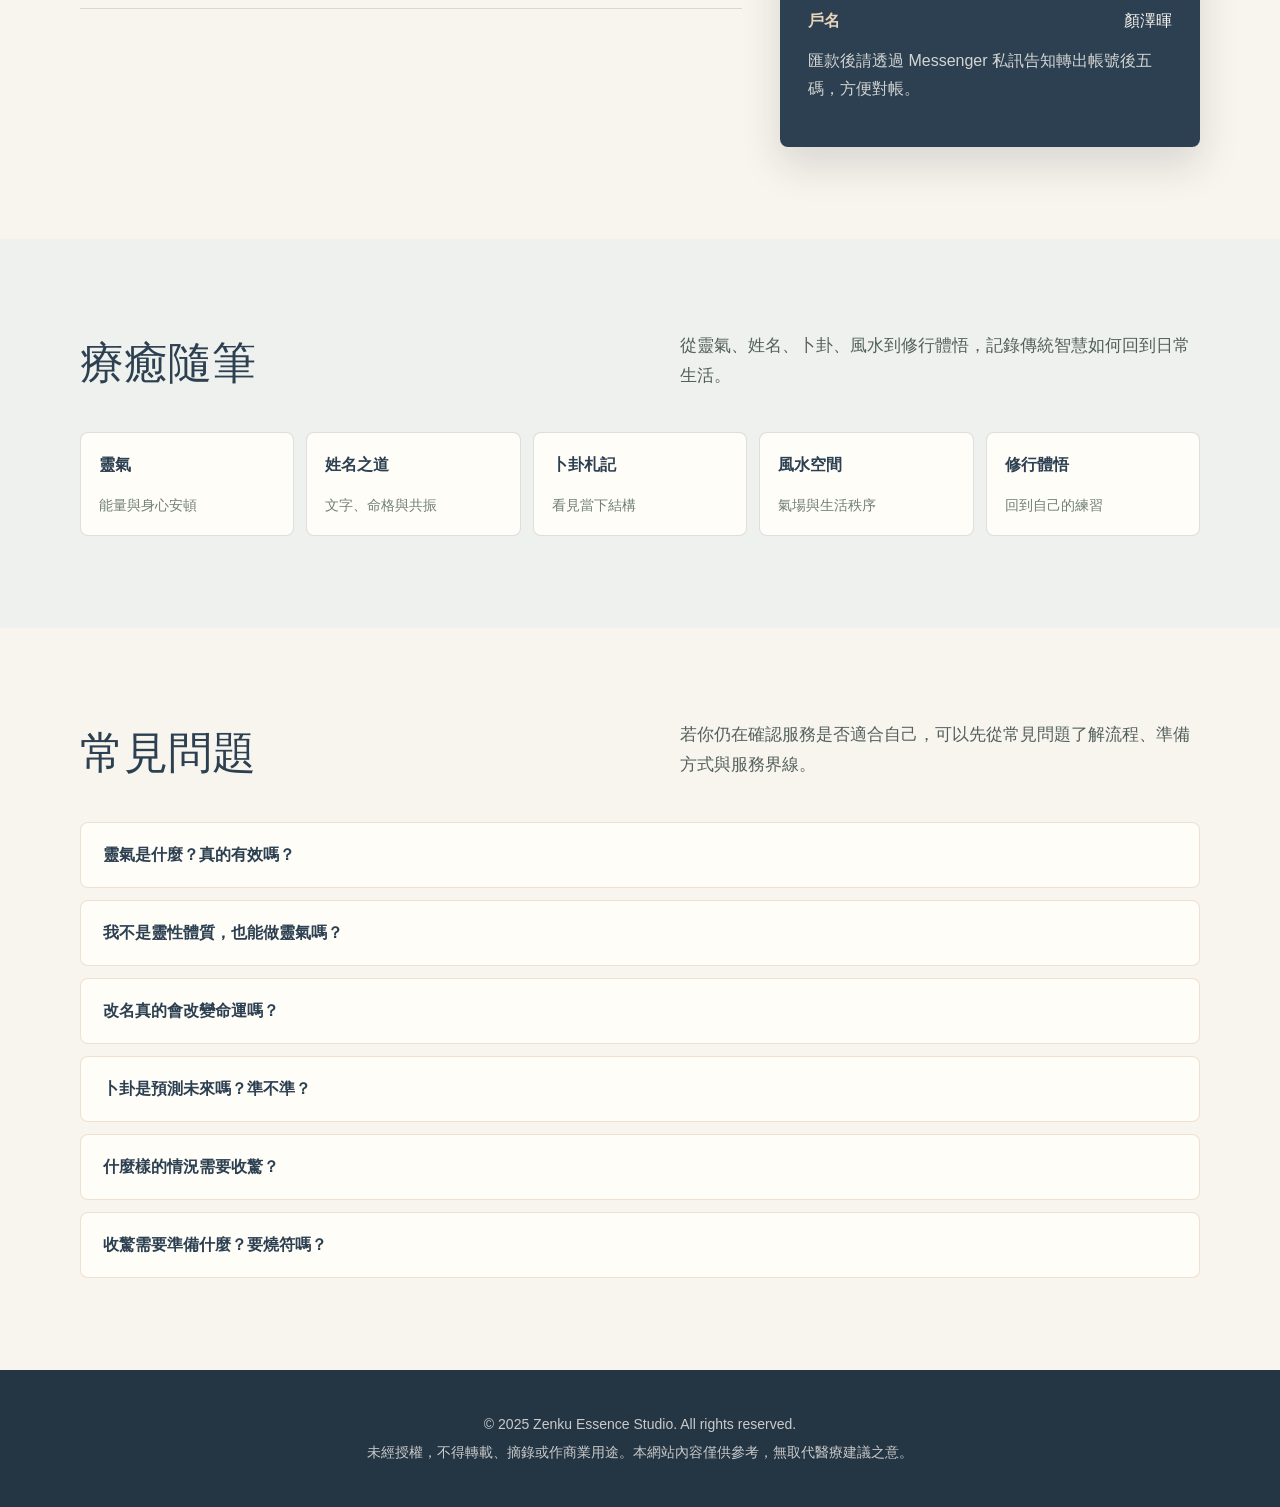
<file: zenku_optimized.html>
<!doctype html>
<html lang="zh-Hant">
<head>
  <meta charset="utf-8">
  <meta name="viewport" content="width=device-width, initial-scale=1">
  <meta name="google-site-verification" content="PKCmUZKWx8pQenaztlwtVWz2rB76YVu0kCkq9oguZCM" />
  <title>澤奎本質療癒所｜看清結構，安頓本質</title>
  <link rel="icon" type="image/png" href="Logo.png?v=3">
  <link rel="shortcut icon" type="image/png" href="Logo.png?v=3">
  <meta name="description" content="澤奎本質療癒所提供靈氣療癒、姓名命名改名、易經卜卦、收驚壓煞與身心安頓服務，陪你看清狀態、安定身心、做出選擇。">
  <style>
    :root {
      --ink: #1c1c1c;
      --slate: #2d4051;
      --slate-2: #243544;
      --gold: #cba480;
      --gold-2: #e8d3bc;
      --ivory: #f8f5ef;
      --mist: #eef1ed;
      --sage: #718073;
      --line: rgba(45, 64, 81, .16);
      --shadow: 0 18px 40px rgba(28, 28, 28, .14);
      --radius: 8px;
      color-scheme: light;
    }

    * {
      box-sizing: border-box;
    }

    html {
      scroll-behavior: smooth;
    }

    body {
      margin: 0;
      color: var(--ink);
      background: var(--ivory);
      font-family: "Microsoft JhengHei", "PingFang TC", "Noto Sans TC", Arial, sans-serif;
      line-height: 1.75;
      letter-spacing: 0;
    }

    img {
      max-width: 100%;
      display: block;
    }

    a {
      color: inherit;
      text-decoration: none;
    }

    .site-header {
      position: sticky;
      top: 0;
      z-index: 20;
      background: rgba(248, 245, 239, .94);
      border-bottom: 1px solid var(--line);
      backdrop-filter: blur(16px);
    }

    .nav {
      width: min(1120px, calc(100% - 32px));
      min-height: 68px;
      margin: 0 auto;
      display: flex;
      align-items: center;
      justify-content: space-between;
      gap: 18px;
    }

    .brand {
      display: flex;
      align-items: center;
      gap: 12px;
      font-weight: 700;
      color: var(--slate);
      white-space: nowrap;
    }

    .brand-mark {
      width: 34px;
      height: 34px;
      border: 1px solid rgba(203, 164, 128, .75);
      border-radius: 50%;
      display: grid;
      place-items: center;
      color: transparent;
      background: #fffdf8 center / cover no-repeat;
    }

    .image-mark {
      background-image: url('zenku-logo.png');
    }

    .nav-links {
      display: flex;
      align-items: center;
      gap: 16px;
      color: #47525b;
      font-size: 14px;
    }

    .nav-links a {
      padding: 18px 0;
      border-bottom: 2px solid transparent;
    }

    .nav-links a:hover,
    .nav-links a:focus {
      color: var(--slate);
      border-color: var(--gold);
    }

    .menu-toggle {
      display: none;
    }

    .menu-button {
      display: none;
      width: 42px;
      height: 42px;
      border: 1px solid var(--line);
      border-radius: 6px;
      background: #fffdf8;
      color: var(--slate);
      place-items: center;
      gap: 4px;
      cursor: pointer;
    }

    .menu-button span,
    .menu-button::before,
    .menu-button::after {
      content: "";
      width: 18px;
      height: 2px;
      background: currentColor;
      display: block;
      border-radius: 999px;
    }
    .hero {
      min-height: 690px;
      color: var(--ivory);
      background:
        linear-gradient(90deg, rgba(29, 42, 54, .94), rgba(29, 42, 54, .76) 42%, rgba(29, 42, 54, .38)),
        url("zenku-main-visual.png") center / cover no-repeat,
        var(--slate);
      display: grid;
      align-items: center;
    }

    .hero-inner {
      width: min(1120px, calc(100% - 32px));
      margin: 0 auto;
      padding: 88px 0 76px;
    }

    .eyebrow {
      margin: 0 0 14px;
      color: var(--gold-2);
      font-size: 15px;
      font-weight: 700;
    }

    h1,
    h2,
    h3 {
      margin: 0;
      line-height: 1.25;
      letter-spacing: 0;
    }

    h1 {
      max-width: 680px;
      font-size: clamp(38px, 6vw, 76px);
      font-weight: 500;
    }

    .hero-copy {
      max-width: 640px;
      margin: 24px 0 34px;
      color: rgba(248, 245, 239, .88);
      font-size: 19px;
    }

    .actions {
      display: flex;
      flex-wrap: wrap;
      gap: 12px;
      align-items: center;
    }

    .button {
      min-height: 46px;
      padding: 10px 18px;
      border: 1px solid transparent;
      border-radius: 6px;
      display: inline-flex;
      align-items: center;
      justify-content: center;
      gap: 8px;
      font-size: 15px;
      font-weight: 700;
      transition: transform .18s ease, border-color .18s ease, background .18s ease;
    }

    .button:hover,
    .button:focus {
      transform: translateY(-1px);
    }

    .button.primary {
      background: var(--gold);
      color: #1f2223;
      border-color: var(--gold);
    }

    .button.secondary {
      color: var(--ivory);
      border-color: rgba(248, 245, 239, .42);
      background: rgba(248, 245, 239, .07);
    }

    .section {
      padding: 92px 0;
    }

    .section.dark {
      color: var(--ivory);
      background: var(--slate);
    }

    .section.soft {
      background: var(--mist);
    }

    .wrap {
      width: min(1120px, calc(100% - 32px));
      margin: 0 auto;
    }

    .section-head {
      display: grid;
      grid-template-columns: minmax(0, 1fr) minmax(280px, 520px);
      gap: 48px;
      align-items: end;
      margin-bottom: 42px;
    }

    .section-title {
      color: var(--slate);
      font-size: clamp(28px, 4vw, 44px);
      font-weight: 500;
    }

    .dark .section-title {
      color: var(--gold-2);
    }

    .lead {
      margin: 0;
      color: #53605c;
      font-size: 17px;
    }

    .dark .lead {
      color: rgba(248, 245, 239, .78);
    }

    .service-grid {
      display: grid;
      grid-template-columns: repeat(4, minmax(0, 1fr));
      gap: 16px;
    }

    .service-card {
      min-height: 310px;
      padding: 24px;
      border: 1px solid rgba(203, 164, 128, .34);
      border-radius: var(--radius);
      background: rgba(255, 253, 248, .95);
      display: flex;
      flex-direction: column;
      justify-content: space-between;
      box-shadow: 0 12px 28px rgba(45, 64, 81, .08);
    }

    .service-card h3 {
      color: var(--slate);
      font-size: 22px;
      font-weight: 700;
      margin-bottom: 10px;
    }

    .tagline {
      color: var(--gold);
      font-weight: 700;
      margin: 0 0 14px;
    }

    .service-card p {
      margin: 0;
      color: #4d5652;
    }

    .service-card ul,
    .plain-list {
      padding: 0;
      margin: 22px 0 0;
      list-style: none;
    }

    .service-card li,
    .plain-list li {
      position: relative;
      padding-left: 18px;
      margin-top: 9px;
      color: #4d5652;
    }

    .service-card li::before,
    .plain-list li::before {
      content: "";
      position: absolute;
      left: 0;
      top: .75em;
      width: 6px;
      height: 6px;
      border-radius: 50%;
      background: var(--gold);
    }

    .text-link {
      margin-top: 14px;
      display: inline-flex;
      color: var(--slate);
      font-weight: 700;
    }

    .text-link::after {
      content: ">";
      margin-left: 8px;
      color: var(--gold);
    }

    .split {
      display: grid;
      grid-template-columns: minmax(0, .95fr) minmax(0, 1.05fr);
      gap: 52px;
      align-items: start;
    }

    .quote-panel {
      padding: 34px;
      border-left: 4px solid var(--gold);
      background: rgba(255, 253, 248, .08);
      border-radius: 0 8px 8px 0;
    }

    .quote-panel p {
      margin: 0;
      color: rgba(248, 245, 239, .86);
      font-size: 18px;
    }

    .about-copy p {
      margin: 0 0 18px;
      color: rgba(248, 245, 239, .78);
    }

    .credentials {
      display: grid;
      gap: 12px;
      margin-top: 28px;
    }

    .credential {
      padding: 15px 18px;
      border: 1px solid rgba(248, 245, 239, .14);
      border-radius: 8px;
      background: rgba(248, 245, 239, .06);
      color: rgba(248, 245, 239, .88);
    }

    .detail-grid {
      display: grid;
      grid-template-columns: repeat(3, minmax(0, 1fr));
      gap: 16px;
    }

    .detail-block {
      padding: 24px;
      border: 1px solid var(--line);
      border-radius: var(--radius);
      background: #fffdf8;
    }

    .detail-block h3 {
      color: var(--slate);
      font-size: 20px;
      margin-bottom: 14px;
    }

    .detail-block p {
      margin: 0;
      color: #4d5652;
    }

    .booking {
      display: grid;
      grid-template-columns: minmax(0, 1fr) minmax(280px, 420px);
      gap: 38px;
      align-items: start;
    }

    .price-list {
      display: grid;
      gap: 12px;
      margin-top: 24px;
    }

    .price-row {
      display: grid;
      grid-template-columns: minmax(0, 1fr) auto;
      gap: 16px;
      padding: 16px 0;
      border-bottom: 1px solid var(--line);
    }

    .price-row span:last-child {
      color: var(--slate);
      font-weight: 700;
      white-space: nowrap;
    }

    .contact-box {
      padding: 28px;
      border-radius: var(--radius);
      background: var(--slate);
      color: var(--ivory);
      box-shadow: var(--shadow);
    }

    .contact-box h3 {
      color: var(--gold-2);
      font-size: 22px;
      margin-bottom: 14px;
    }

    .contact-box p {
      margin: 0 0 16px;
      color: rgba(248, 245, 239, .82);
    }

    .contact-line {
      display: flex;
      justify-content: space-between;
      gap: 18px;
      padding: 12px 0;
      border-top: 1px solid rgba(248, 245, 239, .14);
    }

    .contact-line strong {
      color: var(--gold-2);
    }
    .contact-action {
      min-height: 34px;
      padding: 5px 12px;
      border: 1px solid rgba(203, 164, 128, .72);
      border-radius: 6px;
      display: inline-flex;
      align-items: center;
      justify-content: center;
      color: var(--ivory);
      background: rgba(248, 245, 239, .06);
      font-weight: 700;
    }

    .contact-action:hover,
    .contact-action:focus {
      background: rgba(203, 164, 128, .22);
      color: var(--gold-2);
    }

    .notes-grid {
      display: grid;
      grid-template-columns: repeat(5, minmax(0, 1fr));
      gap: 12px;
    }

    .note-link {
      min-height: 104px;
      padding: 18px;
      border: 1px solid var(--line);
      border-radius: var(--radius);
      background: #fffdf8;
      display: flex;
      flex-direction: column;
      justify-content: space-between;
    }

    .note-link strong {
      color: var(--slate);
    }

    .note-link span {
      color: var(--sage);
      font-size: 14px;
    }

    .faq-list {
      display: grid;
      gap: 12px;
    }

    details {
      border: 1px solid rgba(203, 164, 128, .32);
      border-radius: var(--radius);
      background: #fffdf8;
      overflow: hidden;
    }

    summary {
      cursor: pointer;
      padding: 18px 22px;
      color: var(--slate);
      font-weight: 700;
      list-style: none;
    }

    summary::-webkit-details-marker {
      display: none;
    }

    details p {
      margin: 0;
      padding: 0 22px 20px;
      color: #4d5652;
    }

    .site-footer {
      padding: 38px 16px;
      color: rgba(248, 245, 239, .78);
      background: var(--slate-2);
      text-align: center;
      font-size: 14px;
    }

    .site-footer p {
      margin: 4px 0;
    }

    @media (max-width: 900px) {
      .menu-button {
        display: grid;
      }

      .nav {
        min-height: 62px;
      }

      .nav-links {
        position: absolute;
        top: 62px;
        left: 0;
        right: 0;
        display: none;
        padding: 10px 24px 22px;
        background: rgba(248, 245, 239, .98);
        border-bottom: 1px solid var(--line);
      }

      .menu-toggle:checked ~ .nav-links {
        display: grid;
        gap: 2px;
      }

      .nav-links a {
        padding: 12px 0;
      }

      .hero {
        min-height: 620px;
        background:
          linear-gradient(180deg, rgba(29, 42, 54, .92), rgba(29, 42, 54, .72)),
          url("zenku-main-visual.png") center / cover no-repeat,
          var(--slate);
      }

      .section-head,
      .split,
      .booking {
        grid-template-columns: 1fr;
      }

      .service-grid,
      .detail-grid {
        grid-template-columns: repeat(2, minmax(0, 1fr));
      }

      .notes-grid {
        grid-template-columns: repeat(3, minmax(0, 1fr));
      }
    }
    @media (max-width: 620px) {
      .brand {
        font-size: 15px;
      }

      .hero-inner {
        padding-top: 64px;
      }

      .hero-copy {
        font-size: 17px;
      }

      .section {
        padding: 66px 0;
      }

      .service-grid,
      .detail-grid,
      .notes-grid {
        grid-template-columns: 1fr;
      }

      .service-card {
        min-height: auto;
      }

      .price-row,
      .contact-line {
        grid-template-columns: 1fr;
      }
    }
  </style>
  <!-- SEO-BEGIN -->
  <link rel="canonical" href="https://zenku-essence-studio.github.io/">
  <meta property="og:locale" content="zh_TW">
  <meta property="og:type" content="website">
  <meta property="og:title" content="澤奎本質療癒所｜看清結構，安頓本質">
  <meta property="og:description" content="澤奎本質療癒所提供靈氣療癒、姓名命名改名、易經卜卦、收驚壓煞與身心安頓服務，陪你看清狀態、安定身心、做出選擇。">
  <meta property="og:url" content="https://zenku-essence-studio.github.io/">
  <meta property="og:site_name" content="澤奎本質療癒所">
  <meta property="og:image" content="https://zenku-essence-studio.github.io/zenku-main-visual.png">
  <meta name="twitter:card" content="summary_large_image">
  <script type="application/ld+json">
{"@context":"https://schema.org","@graph":[{"@type":"Organization","@id":"https://zenku-essence-studio.github.io/#organization","name":"澤奎本質療癒所","alternateName":"Zenku Essence Studio","url":"https://zenku-essence-studio.github.io/","logo":"https://zenku-essence-studio.github.io/Logo.png","contactPoint":[{"@type":"ContactPoint","contactType":"customer service","telephone":"+886-981-656-225","url":"https://m.me/zenkuessence","availableLanguage":["zh-Hant"]}]},{"@type":"WebSite","@id":"https://zenku-essence-studio.github.io/#website","url":"https://zenku-essence-studio.github.io/","name":"澤奎本質療癒所","publisher":{"@id":"https://zenku-essence-studio.github.io/#organization"},"inLanguage":"zh-Hant"},{"@type":"WebPage","@id":"https://zenku-essence-studio.github.io/#webpage","url":"https://zenku-essence-studio.github.io/","name":"澤奎本質療癒所｜看清結構，安頓本質","description":"澤奎本質療癒所提供靈氣療癒、姓名命名改名、易經卜卦、收驚壓煞與身心安頓服務，陪你看清狀態、安定身心、做出選擇。","isPartOf":{"@id":"https://zenku-essence-studio.github.io/#website"},"about":{"@id":"https://zenku-essence-studio.github.io/#organization"},"inLanguage":"zh-Hant"}]}
  </script>
  <!-- SEO-END --></head>
<body>
  <header class="site-header">
    <nav class="nav" aria-label="主導覽">
      <a class="brand" href="#top" aria-label="回到首頁">
        <span class="brand-mark image-mark" aria-hidden="true"></span>
        <span>澤奎本質療癒所</span>
      </a>
      <input class="menu-toggle" type="checkbox" id="menu-toggle" aria-label="開啟選單">
      <label class="menu-button" for="menu-toggle" aria-label="開啟選單"><span></span></label>
      <div class="nav-links">
        <a href="zenku_about.html">關於</a>
        <a href="zenku_reiki.html">靈氣</a>
        <a href="zenku_naming.html">姓名</a>
        <a href="zenku_divination.html">卜卦</a>
        <a href="zenku_calm.html">收驚</a>
        <a href="zenku_booking.html">預約</a>
        <a href="zenku_faq.html">常見問題</a>
        <a href="zenku_notes.html">療癒隨筆</a>
      </div>
    </nav>
  </header>

  <main id="top">
    <section class="hero" aria-label="澤奎本質療癒所">
      <div class="hero-inner">
        <p class="eyebrow">｜看清結構，安頓本質。｜</p>
        <h1>澤奎本質療癒所</h1>
        <p class="hero-copy">面對難以決定的事、名字的取捨，或想留一段時間安頓自己，都可以先說說你現在的狀況。我會說明卜卦、姓名、靈氣與收驚各自能做什麼，再一起確認適合的下一步。</p>
        <div class="actions">
          <a class="button primary" href="zenku_booking.html#booking-form">填寫預約需求</a>
          <a class="button secondary" href="#services">查看服務</a>
        </div>
      </div>
    </section>

    <section class="section" id="services">
      <div class="wrap">
        <div class="section-head">
          <h2 class="section-title">服務項目</h2>
          <p class="lead">想留一段安靜時間，可了解靈氣；要釐清一件具體的事，看卜卦；為孩子取名或考慮改名，看姓名；受驚後想詢問收驚，請當日致電。若仍不確定，可在<a href="zenku_booking.html#booking-form">預約表單</a>選「尚不確定」。</p>
        </div>
        <div class="service-grid">
          <article class="service-card">
            <div>
              <h3>靈氣療癒</h3>
              <p class="tagline">身心安頓．溫和體驗</p>
              <p>源自日本的靈氣傳統，以雙手接觸或懸停進行，提供一段安靜的時間。</p>
              <ul>
                <li>不需脫衣或特定信仰</li>
                <li>感受因人而異，不取代醫療</li>
                <li>可安排無接觸、遠距方式</li>
              </ul>
            </div>
            <div><p class="tagline">首次體驗 NT$800</p><a class="text-link" href="zenku_reiki.html">了解更多</a></div>
          </article>

          <article class="service-card">
            <div>
              <h3>取名改名</h3>
              <p class="tagline">名字歸位．運勢歸心</p>
              <p>依命格量身命名，讓名字與人生共振。從八字、生肖、音韻、字義與文化脈絡整合設計。</p>
              <ul>
                <li>新生兒命名</li>
                <li>成人改名</li>
                <li>既有姓名評估與優化</li>
              </ul>
            </div>
            <div><p class="tagline">命名／改名 NT$3000</p><a class="text-link" href="zenku_naming.html">了解更多</a></div>
          </article>

          <article class="service-card">
            <div>
              <h3>卜卦問事</h3>
              <p class="tagline">看清眼前．識出方向</p>
              <p>使用傳統《易經》六爻，看見當下狀態與情勢結構，協助你釐清方向。</p>
              <ul>
                <li>感情關係與家庭人際</li>
                <li>職涯發展與合作選擇</li>
                <li>自我探索與人生方向</li>
              </ul>
            </div>
            <div><p class="tagline">問一事 NT$700</p><a class="text-link" href="zenku_divination.html">了解更多</a></div>
          </article>

          <article class="service-card">
            <div>
              <h3>收驚壓煞</h3>
              <p class="tagline">安神定魄．平衡氣場</p>
              <p>以簡儀淨化、重整氣場、穩定神魄為主，無涉祭改或驅邪類儀式。</p>
              <ul>
                <li>孩子夜驚、哭鬧或驚嚇後不適</li>
                <li>成人心神不寧、失眠、無法專注</li>
                <li>搬家、入厝或經過陰煞之地後不安</li>
              </ul>
            </div>
            <div><p class="tagline">費用隨喜</p><a class="text-link" href="zenku_calm.html">了解更多</a></div>
          </article>
        </div>
      </div>
    </section>

    <section class="section dark" id="about">
      <div class="wrap">
        <div class="split">
          <div>
            <p class="eyebrow">關於我們</p>
            <h2 class="section-title">真正的療癒，從回到自己開始。</h2>
            <div class="credentials" aria-label="學經歷">
              <div class="credential">臼井靈氣高階治療師</div>
              <div class="credential">山醫命相卜傳統五術實修傳承者</div>
            </div>
          </div>
          <div class="about-copy">
            <p>顏澤暉，澤奎本質創辦人。新北人，現居臺東。</p>
            <p>大學時期，在王宇謙博士的指導下初次接觸靈氣，那次經驗改變了我對「療癒」的認識，也成為人生的轉向點。</p>
            <p>數學教育背景讓我習慣抓邏輯、看結構，也培養出對「本質」的執著與敏銳。後續深入學習易經、姓名學、風水、五術與催眠，將看似玄妙的系統轉化為理解人與問題的工具。</p>
            <div class="quote-panel">
              <p>澤者，水也，流動與滋養；奎者，星也，清明與照見。願作那道靜水明星，守護你人生旅途中的每一個轉彎。</p>
            </div>
          </div>
        </div>
      </div>
    </section>

    <section class="section soft">
      <div class="wrap">
        <div class="section-head">
          <h2 class="section-title">我們如何陪你</h2>
          <p class="lead">從釐清問題到安定身心，服務過程重視清楚、溫和與尊重，讓你在被理解的狀態下慢慢回到自己。</p>
        </div>
        <div class="detail-grid">
          <article class="detail-block">
            <h3>先釐清問題</h3>
            <p>以你目前的身心狀態、人生處境與想詢問的主題為起點，確認適合的服務方向。</p>
          </article>
          <article class="detail-block">
            <h3>安定身心</h3>
            <p>服務過程尊重個人感受，不需要誇張儀式，也不取代醫療建議。</p>
          </article>
          <article class="detail-block">
            <h3>回到選擇</h3>
            <p>不追求預言命運，而是協助你看清當下、理解結構，走得更穩。</p>
          </article>
        </div>
      </div>
    </section>

    <section class="section" id="booking">
      <div class="wrap">
        <div class="booking">
          <div>
            <p class="eyebrow">預約｜費用</p>
            <h2 class="section-title">預約療癒，或先詢問適合的服務。</h2>
            <p class="lead">先填寫預約需求，我會依內容聯繫，確認服務與時間後再付款。收驚壓煞請於當日致電，由顏老師依當天狀況與個案需求協助判斷。</p>
            <a class="button primary" href="zenku_booking.html#booking-form">填寫預約需求</a>
            <div class="price-list" aria-label="服務費用">
              <div class="price-row"><span>靈氣療癒</span><span style="white-space: normal;">NT$1700（首次體驗優惠價 <strong>NT$800</strong>）</span></div>
              <div class="price-row"><span>靈氣療癒｜教師、護理人員七五折優惠</span><span>NT$1300</span></div>
              <div class="price-row"><span>卜卦問事｜問一事</span><span>NT$700</span></div>
              <div class="price-row"><span>新生兒命名／成人改名</span><span>NT$3000</span></div>
              <div class="price-row"><span>收驚壓煞</span><span>隨喜</span></div>
            </div>
          </div>
          <aside class="contact-box" aria-label="聯絡與匯款資訊">
            <h3>澤奎本質療癒所</h3>
            <p>顏老師</p>
            <div class="contact-line"><strong>Messenger</strong><span><a class="contact-action" href="https://m.me/zenkuessence" target="_blank" rel="noopener">m.me/zenkuessence</a></span></div>
            <div class="contact-line"><strong>電話</strong><span><a class="contact-action" href="tel:0981656225">0981-656225</a></span></div>
            <div class="contact-line"><strong>Messenger</strong><span><a class="contact-action" href="https://m.me/zenkuessence" target="_blank" rel="noopener">m.me/zenkuessence</a></span></div>
            <div class="contact-line"><strong>地址</strong><span>預約後提供</span></div>
            <p>請先確認服務與時間，再依約定方式付款。</p>
            <div class="contact-line"><strong>匯款銀行</strong><span>國泰（013）</span></div>
            <div class="contact-line"><strong>分行</strong><span>板東分行</span></div>
            <div class="contact-line"><strong>匯款帳號</strong><span>205506121672</span></div>
            <div class="contact-line"><strong>戶名</strong><span>顏澤暉</span></div>
            <p>匯款後請透過 Messenger 私訊告知轉出帳號後五碼，方便對帳。</p>
          </aside>
        </div>
      </div>
    </section>

    <section class="section soft" id="notes">
      <div class="wrap">
        <div class="section-head">
          <h2 class="section-title">療癒隨筆</h2>
          <p class="lead">從靈氣、姓名、卜卦、風水到修行體悟，記錄傳統智慧如何回到日常生活。</p>
        </div>
        <div class="notes-grid">
          <a class="note-link" href="zenku_notes.html"><strong>靈氣</strong><span>能量與身心安頓</span></a>
          <a class="note-link" href="zenku_notes.html"><strong>姓名之道</strong><span>文字、命格與共振</span></a>
          <a class="note-link" href="zenku_notes.html"><strong>卜卦札記</strong><span>看見當下結構</span></a>
          <a class="note-link" href="zenku_notes.html"><strong>風水空間</strong><span>氣場與生活秩序</span></a>
          <a class="note-link" href="zenku_notes.html"><strong>修行體悟</strong><span>回到自己的練習</span></a>
        </div>
      </div>
    </section>

    <section class="section" id="faq">
      <div class="wrap">
        <div class="section-head">
          <h2 class="section-title">常見問題</h2>
          <p class="lead">若你仍在確認服務是否適合自己，可以先從常見問題了解流程、準備方式與服務界線。</p>
        </div>
        <div class="faq-list">
          <details>
            <summary>靈氣是什麼？真的有效嗎？</summary>
            <p>靈氣源自日本，過程以雙手接觸或懸停進行。有人覺得放鬆、安定，感受因人而異；它不取代醫療診斷或治療。</p>
          </details>
          <details>
            <summary>我不是靈性體質，也能做靈氣嗎？</summary>
            <p>可以。靈氣不要求特殊信念或體質；過程中若有任何不舒服，都可以隨時提出。</p>
          </details>
          <details>
            <summary>改名真的會改變命運嗎？</summary>
            <p>名字不會魔法改命，但它是你與命運互動的一部分。若能與八字節奏、個性氣場貼合，名字會像一個協助你安住自我的符咒。</p>
          </details>
          <details>
            <summary>卜卦是預測未來嗎？準不準？</summary>
            <p>卜卦反映你當下的能量狀態與外部條件，並推演此狀態若持續發展可能走向的局勢。重點不是宿命預測，而是看清現在站在哪裡、往哪裡走會怎樣。</p>
          </details>
          <details>
            <summary>什麼樣的情況需要收驚？</summary>
            <p>若孩子受驚後夜裡難以安定，或成人在驚嚇後感到不安，可以先詢問服務方式。若有發燒或持續身體不適，請先就醫了解原因；收驚不取代醫療。</p>
          </details>
          <details>
            <summary>收驚需要準備什麼？要燒符嗎？</summary>
            <p>目前方式不涉及燒符或驅邪，只需要放鬆心情、願意回到自己的中心。通常不需攜帶供品，過程中會有簡單香火與靜心引導。</p>
          </details>
        </div>
      </div>
    </section>
  </main>

  <footer class="site-footer"><p>© 2025 Zenku Essence Studio. All rights reserved.</p><p>未經授權，不得轉載、摘錄或作商業用途。本網站內容僅供參考，無取代醫療建議之意。</p></footer>
</body>
</html>
</file>
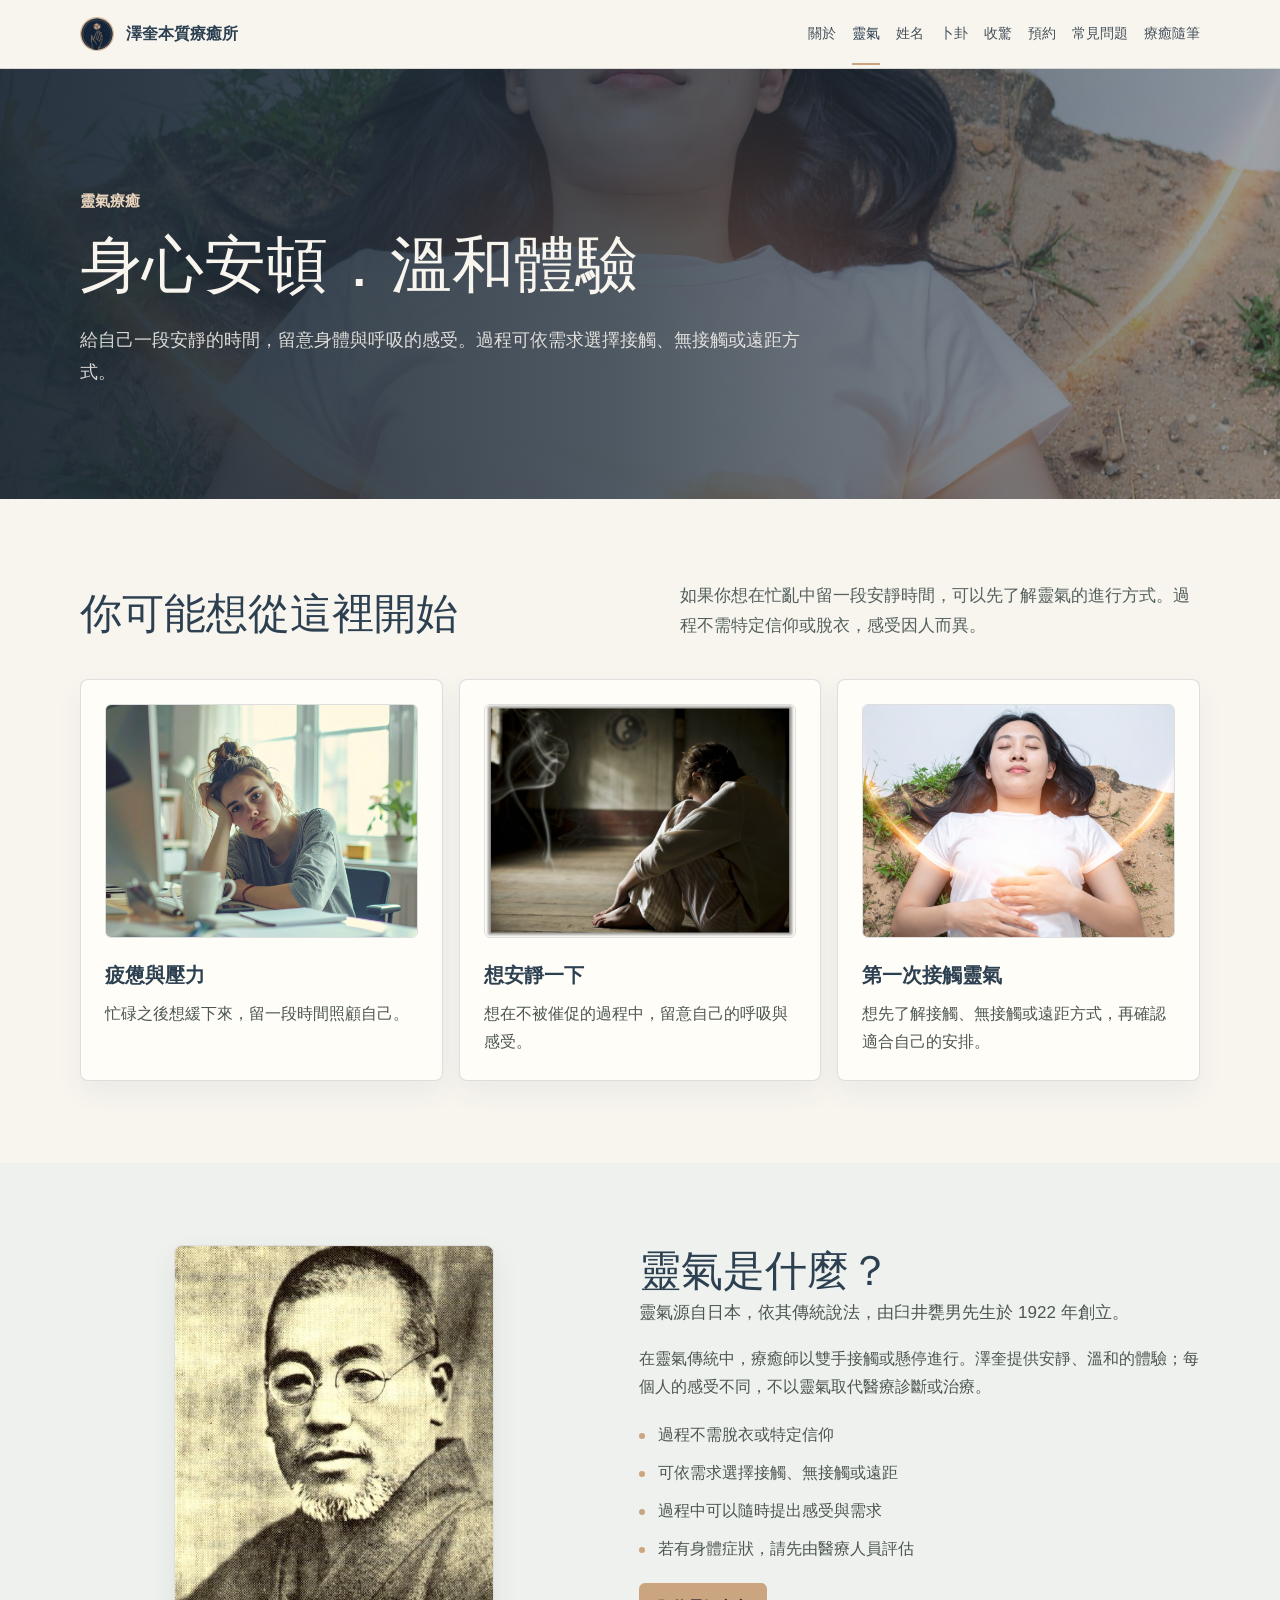
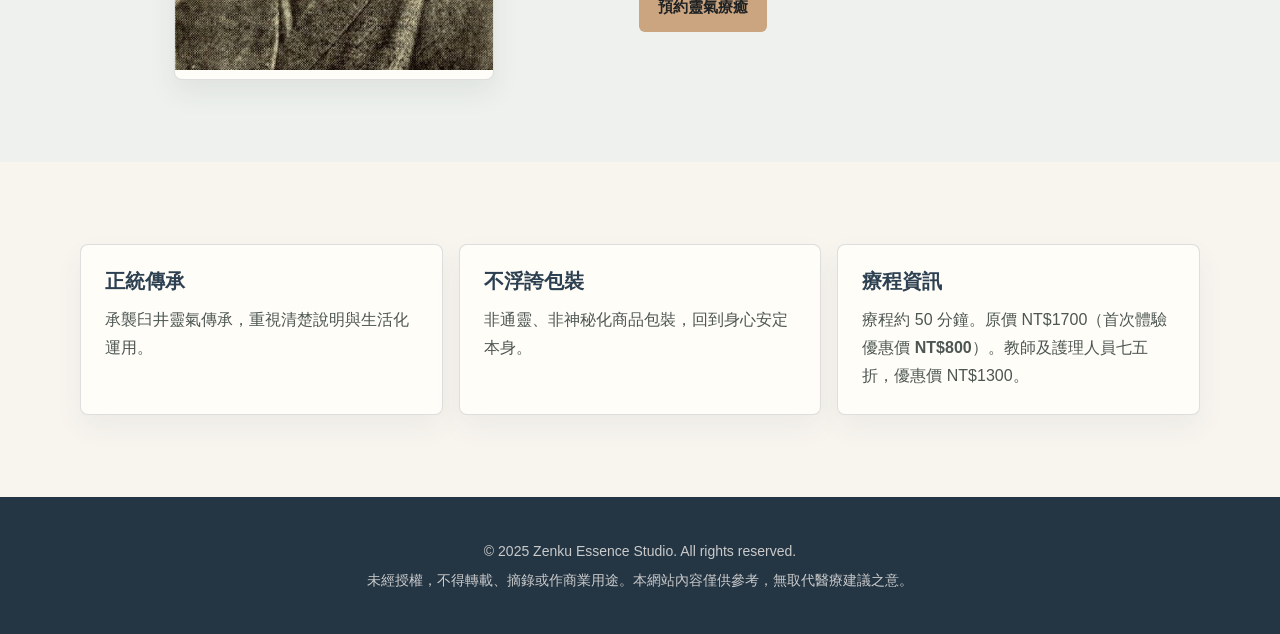
<file: zenku_reiki.html>
<!doctype html>
<html lang="zh-Hant">
<head>
  <meta charset="utf-8">
  <meta name="viewport" content="width=device-width, initial-scale=1">
  <meta name="google-site-verification" content="PKCmUZKWx8pQenaztlwtVWz2rB76YVu0kCkq9oguZCM" />
  <title>靈氣療癒｜澤奎本質療癒所</title>
  <link rel="icon" type="image/png" href="Logo.png?v=3">
  <link rel="shortcut icon" type="image/png" href="Logo.png?v=3">
  <meta name="description" content="澤奎靈氣療癒提供約 50 分鐘的溫和體驗，可安排接觸、無接觸或遠距方式；感受因人而異，不取代醫療。">
  <link rel="stylesheet" href="zenku_pages.css?v=7">
  <!-- SEO-BEGIN -->
  <link rel="canonical" href="https://zenku-essence-studio.github.io/zenku_reiki.html">
  <meta property="og:locale" content="zh_TW">
  <meta property="og:type" content="website">
  <meta property="og:title" content="靈氣療癒｜澤奎本質療癒所">
  <meta property="og:description" content="澤奎靈氣療癒提供約 50 分鐘的溫和體驗，可安排接觸、無接觸或遠距方式；感受因人而異，不取代醫療。">
  <meta property="og:url" content="https://zenku-essence-studio.github.io/zenku_reiki.html">
  <meta property="og:site_name" content="澤奎本質療癒所">
  <meta property="og:image" content="https://zenku-essence-studio.github.io/zenku-main-visual.png">
  <meta name="twitter:card" content="summary_large_image">
  <script type="application/ld+json">
{"@context":"https://schema.org","@graph":[{"@type":"Organization","@id":"https://zenku-essence-studio.github.io/#organization","name":"澤奎本質療癒所","alternateName":"Zenku Essence Studio","url":"https://zenku-essence-studio.github.io/","logo":"https://zenku-essence-studio.github.io/Logo.png","contactPoint":[{"@type":"ContactPoint","contactType":"customer service","telephone":"+886-981-656-225","url":"https://m.me/zenkuessence","availableLanguage":["zh-Hant"]}]},{"@type":"WebSite","@id":"https://zenku-essence-studio.github.io/#website","url":"https://zenku-essence-studio.github.io/","name":"澤奎本質療癒所","publisher":{"@id":"https://zenku-essence-studio.github.io/#organization"},"inLanguage":"zh-Hant"},{"@type":"Service","@id":"https://zenku-essence-studio.github.io/zenku_reiki.html#service","name":"靈氣療癒","description":"澤奎靈氣療癒提供約 50 分鐘的溫和體驗，可安排接觸、無接觸或遠距方式；感受因人而異，不取代醫療。","provider":{"@id":"https://zenku-essence-studio.github.io/#organization"},"areaServed":"Taiwan","url":"https://zenku-essence-studio.github.io/zenku_reiki.html","inLanguage":"zh-Hant"},{"@type":"WebPage","@id":"https://zenku-essence-studio.github.io/zenku_reiki.html#webpage","url":"https://zenku-essence-studio.github.io/zenku_reiki.html","name":"靈氣療癒｜澤奎本質療癒所","description":"澤奎靈氣療癒提供約 50 分鐘的溫和體驗，可安排接觸、無接觸或遠距方式；感受因人而異，不取代醫療。","isPartOf":{"@id":"https://zenku-essence-studio.github.io/#website"},"about":{"@id":"https://zenku-essence-studio.github.io/#organization"},"inLanguage":"zh-Hant"}]}
  </script>
  <!-- SEO-END --></head>
<body>
  <header class="site-header">
    <nav class="nav" aria-label="主導覽">
      <a class="brand" href="index.html"><span class="brand-mark image-mark" aria-hidden="true"></span><span>澤奎本質療癒所</span></a>
      <input class="menu-toggle" type="checkbox" id="menu-toggle">
      <label class="menu-button" for="menu-toggle" aria-label="開啟選單"><span></span></label>
      <div class="nav-links">
        
        <a href="zenku_about.html">關於</a>
        <a class="active" href="zenku_reiki.html">靈氣</a>
        <a href="zenku_naming.html">姓名</a>
        <a href="zenku_divination.html">卜卦</a>
        <a href="zenku_calm.html">收驚</a>
        <a href="zenku_booking.html">預約</a>
        <a href="zenku_faq.html">常見問題</a>
        <a href="zenku_notes.html">療癒隨筆</a>
      </div>
    </nav>
  </header>

  <main>
    <section class="subhero" style="--hero-image: url('zenku-reiki-hero.jpg')">
      <div class="subhero-inner">
        <p class="eyebrow">靈氣療癒</p>
        <h1>身心安頓．溫和體驗</h1>
        <p class="hero-copy">給自己一段安靜的時間，留意身體與呼吸的感受。過程可依需求選擇接觸、無接觸或遠距方式。</p>
      </div>
    </section>

    <section class="section">
      <div class="wrap">
        <div class="section-head">
          <h2 class="section-title">你可能想從這裡開始</h2>
          <p class="lead">如果你想在忙亂中留一段安靜時間，可以先了解靈氣的進行方式。過程不需特定信仰或脫衣，感受因人而異。</p>
        </div>
        <div class="card-grid">
          <article class="card"><img src="zenku-symptom-fatigue.jpg" alt="疲憊壓力狀態"><h3>疲憊與壓力</h3><p>忙碌之後想緩下來，留一段時間照顧自己。</p></article>
          <article class="card"><img src="zenku-symptom-anxiety.png" alt="情緒焦慮與不安狀態"><h3>想安靜一下</h3><p>想在不被催促的過程中，留意自己的呼吸與感受。</p></article>
          <article class="card"><img src="zenku-reiki-hero.jpg" alt="靈氣療癒情境"><h3>第一次接觸靈氣</h3><p>想先了解接觸、無接觸或遠距方式，再確認適合自己的安排。</p></article>
        </div>
      </div>
    </section>

        <section class="section soft">
      <div class="wrap split">
        <div>
          <div class="media-frame compact-portrait"><img src="zenku-usui.jpg" alt="臼井甕男照片"></div>
        </div>
        <div class="copy">
          <h2 class="section-title">靈氣是什麼？</h2>
          <p class="lead">靈氣源自日本，依其傳統說法，由臼井甕男先生於 1922 年創立。</p>
          <p>在靈氣傳統中，療癒師以雙手接觸或懸停進行。澤奎提供安靜、溫和的體驗；每個人的感受不同，不以靈氣取代醫療診斷或治療。</p>
          <ul class="check-list">
            <li>過程不需脫衣或特定信仰</li>
            <li>可依需求選擇接觸、無接觸或遠距</li>
            <li>過程中可以隨時提出感受與需求</li>
            <li>若有身體症狀，請先由醫療人員評估</li>
          </ul>
          <a class="button" href="zenku_booking.html">預約靈氣療癒</a>
        </div>
      </div>
    </section>

    <section class="section">
      <div class="wrap">
        <div class="card-grid">
          <article class="card"><h3>正統傳承</h3><p>承襲臼井靈氣傳承，重視清楚說明與生活化運用。</p></article>
          <article class="card"><h3>不浮誇包裝</h3><p>非通靈、非神秘化商品包裝，回到身心安定本身。</p></article>
          <article class="card"><h3>療程資訊</h3><p>療程約 50 分鐘。原價 <span class="nowrap">NT$1700</span>（首次體驗優惠價 <strong class="nowrap">NT$800</strong>）。教師及護理人員七五折，優惠價 <span class="nowrap">NT$1300</span>。</p></article>
        </div>
      </div>
    </section>
  </main>

  <footer class="site-footer"><p>© 2025 Zenku Essence Studio. All rights reserved.</p><p>未經授權，不得轉載、摘錄或作商業用途。本網站內容僅供參考，無取代醫療建議之意。</p></footer>
</body>
</html>
</file>
<file: zenku_pages.css>
:root {
  --ink: #1c1c1c;
  --slate: #2d4051;
  --slate-2: #243544;
  --gold: #cba480;
  --gold-2: #e8d3bc;
  --ivory: #f8f5ef;
  --mist: #eef1ed;
  --sage: #718073;
  --line: rgba(45, 64, 81, .16);
  --shadow: 0 18px 40px rgba(28, 28, 28, .14);
  --radius: 8px;
}

* {
  box-sizing: border-box;
}

html {
  scroll-behavior: smooth;
}

body {
  margin: 0;
  color: var(--ink);
  background: var(--ivory);
  font-family: "Microsoft JhengHei", "PingFang TC", "Noto Sans TC", Arial, sans-serif;
  line-height: 1.75;
  letter-spacing: 0;
}

a {
  color: inherit;
  text-decoration: none;
}

.site-header {
  position: sticky;
  top: 0;
  z-index: 20;
  background: rgba(248, 245, 239, .94);
  border-bottom: 1px solid var(--line);
  backdrop-filter: blur(16px);
}

.nav {
  width: min(1120px, calc(100% - 32px));
  min-height: 68px;
  margin: 0 auto;
  display: flex;
  align-items: center;
  justify-content: space-between;
  gap: 18px;
}

.brand {
  display: flex;
  align-items: center;
  gap: 12px;
  color: var(--slate);
  font-weight: 700;
  white-space: nowrap;
}

.brand-mark {
  width: 34px;
  height: 34px;
  border: 1px solid rgba(203, 164, 128, .75);
  border-radius: 50%;
  display: grid;
  place-items: center;
  color: transparent;
  background: #fffdf8 center / cover no-repeat;
}

.image-mark {
  background-image: url('zenku-logo.png');
}

.nav-links {
  display: flex;
  align-items: center;
  gap: 16px;
  color: #47525b;
  font-size: 14px;
}

.nav-links a {
  padding: 18px 0;
  border-bottom: 2px solid transparent;
}

.nav-links a:hover,
.nav-links a:focus,
.nav-links .active {
  color: var(--slate);
  border-color: var(--gold);
}

.menu-toggle {
  display: none;
}

.menu-button {
  display: none;
  width: 42px;
  height: 42px;
  border: 1px solid var(--line);
  border-radius: 6px;
  background: #fffdf8;
  color: var(--slate);
  place-items: center;
  gap: 4px;
  cursor: pointer;
}

.menu-button span,
.menu-button::before,
.menu-button::after {
  content: "";
  width: 18px;
  height: 2px;
  background: currentColor;
  display: block;
  border-radius: 999px;
}
.subhero {
  color: var(--ivory);
  background:
    linear-gradient(90deg, rgba(29, 42, 54, .95), rgba(29, 42, 54, .78) 48%, rgba(29, 42, 54, .42)),
    var(--hero-image, url("zenku-main-visual.png")) center / cover no-repeat,
    var(--slate);
}

.subhero-inner {
  width: min(1120px, calc(100% - 32px));
  min-height: 430px;
  margin: 0 auto;
  padding: 76px 0 68px;
  display: grid;
  align-content: center;
}

.eyebrow {
  margin: 0 0 12px;
  color: var(--gold-2);
  font-size: 15px;
  font-weight: 700;
}

h1,
h2,
h3 {
  margin: 0;
  line-height: 1.25;
  letter-spacing: 0;
}

h1 {
  max-width: 760px;
  font-size: clamp(36px, 5.5vw, 62px);
  font-weight: 500;
}

.hero-copy {
  max-width: 720px;
  margin: 22px 0 0;
  color: rgba(248, 245, 239, .86);
  font-size: 18px;
}

.section {
  padding: 82px 0;
}

.section.dark {
  color: var(--ivory);
  background: var(--slate);
}

.section.soft {
  background: var(--mist);
}

.wrap {
  width: min(1120px, calc(100% - 32px));
  margin: 0 auto;
}

.section-head {
  display: grid;
  grid-template-columns: minmax(0, 1fr) minmax(280px, 520px);
  gap: 48px;
  align-items: end;
  margin-bottom: 38px;
}

.section-title {
  color: var(--slate);
  font-size: clamp(28px, 4vw, 42px);
  font-weight: 500;
}

.dark .section-title {
  color: var(--gold-2);
}

.lead {
  margin: 0;
  color: #53605c;
  font-size: 17px;
}

.dark .lead,
.dark p {
  color: rgba(248, 245, 239, .8);
}

.split {
  display: grid;
  grid-template-columns: minmax(0, .95fr) minmax(0, 1.05fr);
  gap: 52px;
  align-items: start;
}

.copy p {
  margin: 0 0 18px;
  color: #4d5652;
}

.dark .copy p {
  color: rgba(248, 245, 239, .8);
}

.card-grid {
  display: grid;
  grid-template-columns: repeat(3, minmax(0, 1fr));
  gap: 16px;
}

.card-grid.two {
  grid-template-columns: repeat(2, minmax(0, 1fr));
}

.card {
  padding: 24px;
  border: 1px solid var(--line);
  border-radius: var(--radius);
  background: #fffdf8;
  box-shadow: 0 12px 28px rgba(45, 64, 81, .06);
}

.dark .card {
  border-color: rgba(248, 245, 239, .14);
  background: rgba(248, 245, 239, .06);
}

.card h3 {
  margin-bottom: 12px;
  color: var(--slate);
  font-size: 20px;
}

.dark .card h3 {
  color: var(--gold-2);
}

.card p {
  margin: 0;
  color: #4d5652;
}

.tagline {
  color: var(--gold);
  font-weight: 700;
}

.plain-list,
.check-list {
  padding: 0;
  margin: 20px 0 0;
  list-style: none;
}

.plain-list li,
.check-list li {
  position: relative;
  padding-left: 19px;
  margin-top: 10px;
  color: #4d5652;
}

.dark .plain-list li,
.dark .check-list li {
  color: rgba(248, 245, 239, .8);
}

.plain-list li::before,
.check-list li::before {
  content: "";
  position: absolute;
  left: 0;
  top: .75em;
  width: 6px;
  height: 6px;
  border-radius: 50%;
  background: var(--gold);
}

.quote-panel {
  padding: 30px;
  border-left: 4px solid var(--gold);
  border-radius: 0 8px 8px 0;
  background: rgba(255, 253, 248, .08);
}

.quote-panel p {
  margin: 0;
  font-size: 18px;
}

.card img {
  width: 100%;
  aspect-ratio: 4 / 3;
  object-fit: cover;
  border-radius: 6px;
  margin-bottom: 16px;
  border: 1px solid var(--line);
}

.card img.portrait {
  aspect-ratio: 3 / 4;
  object-position: center top;
}

.certificate-figure {
  margin: 28px 0 0;
  padding-top: 24px;
  border-top: 1px solid var(--line);
}

.card img.certificate-image {
  display: block;
  height: auto;
  min-height: 0;
  aspect-ratio: auto;
  object-fit: contain;
  margin-bottom: 0;
  background: #fff;
}

.certificate-figure figcaption {
  margin-top: 10px;
  color: #53605c;
  font-size: 14px;
  text-align: center;
}

.media-frame {
  border-radius: var(--radius);
  overflow: hidden;
  background: #fffdf8;
  border: 1px solid var(--line);
  box-shadow: 0 12px 28px rgba(45, 64, 81, .08);
}

.media-frame img {
  width: 100%;
  height: 100%;
  min-height: 360px;
  object-fit: cover;
}

.compact-portrait {
  max-width: 320px;
  margin: 0 auto;
}

.compact-portrait img {
  height: auto;
  min-height: 0;
  aspect-ratio: 3 / 4;
}

.nowrap {
  white-space: nowrap;
}

.lineage-flow {
  display: grid;
  gap: 8px;
  margin-top: 18px;
  color: rgba(248, 245, 239, .84);
  justify-items: stretch;
  text-align: center;
}

.lineage-flow > span {
  display: flex;
  width: 100%;
  justify-content: center;
  align-items: center;
  text-align: center;
}

.lineage-flow > .arrow {
  color: var(--gold-2);
  line-height: 1;
  font-size: 18px;
  text-align: center;
}
.lineage {
  margin: 22px 0 0;
  padding: 24px;
  border: 1px solid rgba(248, 245, 239, .14);
  border-radius: var(--radius);
  background: rgba(248, 245, 239, .06);
}

.lineage ol {
  margin: 12px 0 0;
  padding-left: 22px;
  color: rgba(248, 245, 239, .82);
}

.price-list {
  display: grid;
  gap: 10px;
}

.price-row {
  display: grid;
  grid-template-columns: minmax(0, 1fr) auto;
  gap: 16px;
  padding: 16px 0;
  border-bottom: 1px solid var(--line);
}

.price-row span:last-child {
  color: var(--slate);
  font-weight: 700;
  white-space: nowrap;
}

.contact-box {
  padding: 28px;
  border-radius: var(--radius);
  background: var(--slate);
  color: var(--ivory);
  box-shadow: var(--shadow);
}

.contact-box h3 {
  color: var(--gold-2);
  font-size: 22px;
  margin-bottom: 12px;
}

.contact-line {
  display: flex;
  justify-content: space-between;
  gap: 18px;
  padding: 12px 0;
  border-top: 1px solid rgba(248, 245, 239, .14);
}

.contact-line strong {
  color: var(--gold-2);
}

.contact-action {
  min-height: 34px;
  padding: 5px 12px;
  border: 1px solid rgba(203, 164, 128, .72);
  border-radius: 6px;
  display: inline-flex;
  align-items: center;
  justify-content: center;
  color: var(--ivory);
  background: rgba(248, 245, 239, .06);
  font-weight: 700;
}

.contact-action:hover,
.contact-action:focus {
  background: rgba(203, 164, 128, .22);
  color: var(--gold-2);
}

.button {
  min-height: 46px;
  margin-top: 20px;
  padding: 10px 18px;
  border: 1px solid transparent;
  border-radius: 6px;
  display: inline-flex;
  align-items: center;
  justify-content: center;
  gap: 8px;
  color: #1f2223;
  background: var(--gold);
  font-size: 15px;
  font-weight: 700;
}

.button.secondary {
  color: var(--slate);
  background: transparent;
  border-color: var(--gold);
}

.button.secondary:hover,
.button.secondary:focus {
  background: rgba(203, 164, 128, .14);
  color: var(--slate-2);
}

.dark .button.secondary,
.contact-box .button.secondary {
  color: var(--ivory);
  background: rgba(248, 245, 239, .07);
  border-color: var(--gold);
}

.pill-row {
  display: flex;
  flex-wrap: wrap;
  gap: 10px;
}

.pill {
  padding: 8px 12px;
  border: 1px solid rgba(203, 164, 128, .42);
  border-radius: 999px;
  color: var(--slate);
  background: #fffdf8;
  font-size: 14px;
  font-weight: 700;
}

details {
  border: 1px solid rgba(203, 164, 128, .32);
  border-radius: var(--radius);
  background: #fffdf8;
  overflow: hidden;
}

summary {
  cursor: pointer;
  padding: 18px 22px;
  color: var(--slate);
  font-weight: 700;
  list-style: none;
}

summary::-webkit-details-marker {
  display: none;
}

details p {
  margin: 0;
  padding: 0 22px 20px;
  color: #4d5652;
}

.faq-list {
  display: grid;
  gap: 12px;
}

.site-footer {
  padding: 38px 16px;
  color: rgba(248, 245, 239, .78);
  background: var(--slate-2);
  text-align: center;
  font-size: 14px;
}

.site-footer p {
  margin: 4px 0;
}

@media (max-width: 940px) {
  .menu-button {
    display: grid;
  }

  .nav {
    min-height: 62px;
  }

  .nav-links {
    position: absolute;
    top: 62px;
    left: 0;
    right: 0;
    display: none;
    padding: 10px 24px 22px;
    background: rgba(248, 245, 239, .98);
    border-bottom: 1px solid var(--line);
  }

  .menu-toggle:checked ~ .nav-links {
    display: grid;
    gap: 2px;
  }

  .nav-links a {
    padding: 12px 0;
  }

  .subhero {
    background:
      linear-gradient(180deg, rgba(29, 42, 54, .93), rgba(29, 42, 54, .72)),
      var(--hero-image, url("zenku-main-visual.png")) center / cover no-repeat,
      var(--slate);
  }

  .section-head,
  .split {
    grid-template-columns: 1fr;
  }

  .card-grid,
  .card-grid.two {
    grid-template-columns: repeat(2, minmax(0, 1fr));
  }
}
@media (max-width: 620px) {
  .brand {
    font-size: 15px;
  }

  .subhero-inner {
    min-height: 360px;
    padding: 54px 0;
  }

  .hero-copy {
    font-size: 17px;
  }

  .section {
    padding: 64px 0;
  }

  .card-grid,
  .card-grid.two {
    grid-template-columns: 1fr;
  }

  .price-row,
  .contact-line {
    grid-template-columns: 1fr;
  }
}
</file>
